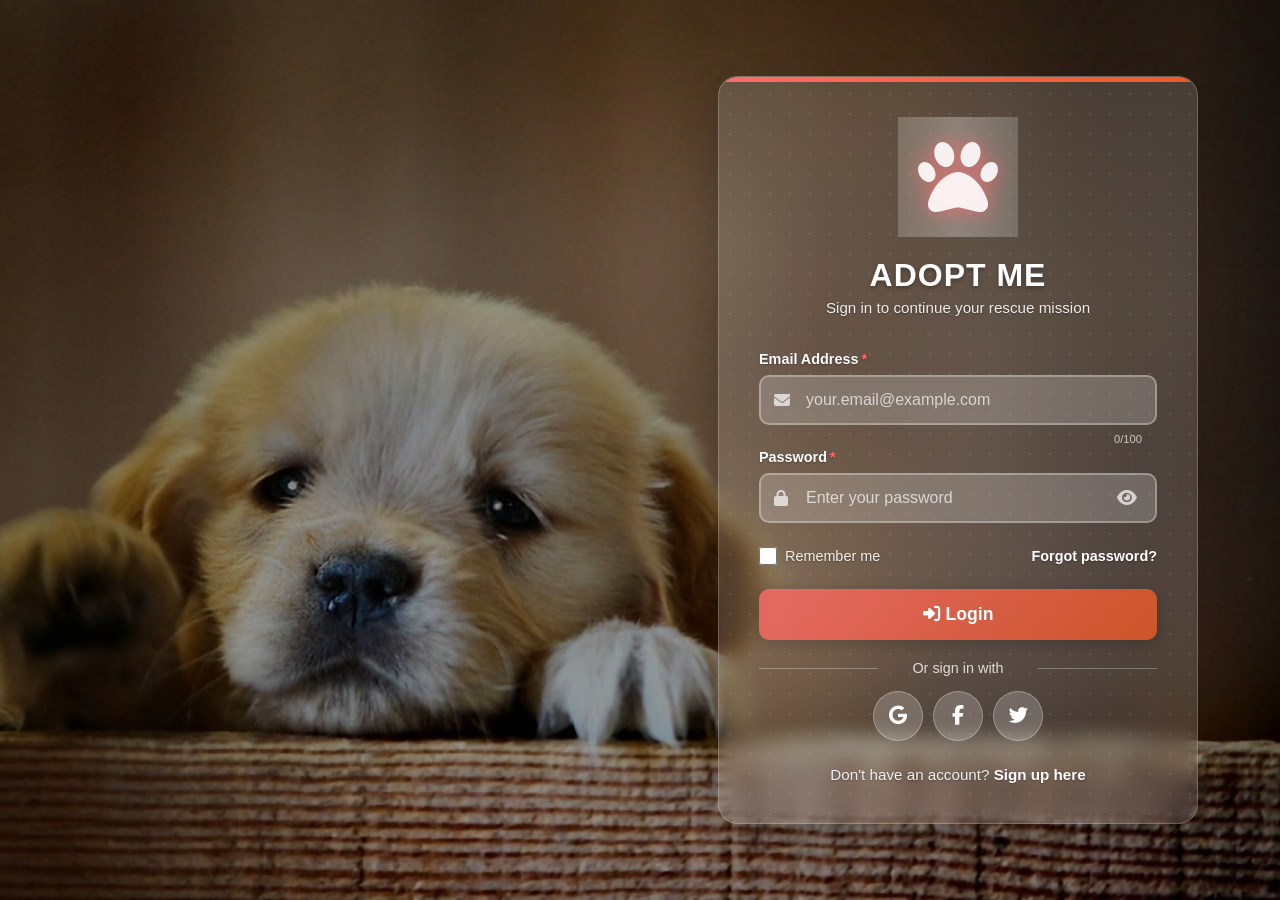
<file: dashboard.html>
<!DOCTYPE html>
<html lang="en">
<head>
  <meta charset="UTF-8" />
  <meta name="viewport" content="width=device-width, initial-scale=1.0" />
  <title>My Dashboard - AdoptMe</title>
  <link rel="stylesheet" href="https://cdnjs.cloudflare.com/ajax/libs/font-awesome/6.4.0/css/all.min.css" />
  <link href="https://fonts.googleapis.com/css2?family=Playfair+Display:wght@600;700;800&family=Source+Sans+3:wght@300;400;500;600;700&display=swap" rel="stylesheet">
  <style>
    /* Same CSS Variables as Homepage for consistency */
    :root {
      --primary-color: #f59e0b;
      --secondary-color: #fef3c7;
      --accent-color: #ea580c;
      --accent-light: #fde68a;
      --text-dark: #1f2937;
      --text-light: #6b7280;
      --text-color: #374151;
      --bg-light: #fffaf3;
      --bg-white: #ffffff;
      --card-background: #ffffff;
      --success: #16a34a;
      --danger: #dc2626;
      --shadow-sm: 0 2px 4px rgba(0,0,0,0.05);
      --shadow-md: 0 4px 12px rgba(0,0,0,0.08);
      --shadow-lg: 0 10px 30px rgba(0,0,0,0.15);
      --border-color: #e5e7eb;
      --border-radius: 0.75rem;
      --transition: all 0.3s ease;
    }

    body.dark {
      --primary-color: #fbbf24;
      --secondary-color: #3b2f1d;
      --accent-color: #fb923c;
      --accent-light: #fde68a;
      --text-dark: #f9fafb;
      --text-light: #d1d5db;
      --text-color: #e5e7eb;
      --bg-light: #1a140b;
      --bg-white: #2a2116;
      --card-background: #2d251a;
      --border-color: #4a4235;
      --shadow-md: 0 4px 12px rgba(0,0,0,0.5);
    }

    * { margin: 0; padding: 0; box-sizing: border-box; }
    body { font-family: 'Source Sans 3', sans-serif; background: var(--bg-light); color: var(--text-color); min-height: 100vh; display: flex; flex-direction: column; }
    a { text-decoration: none; color: inherit; }
    
    /* Header & Nav Styles (Matching Homepage) */
    header { background: var(--bg-white); color: var(--text-dark); padding: 1rem 0; position: sticky; top: 0; z-index: 1000; box-shadow: var(--shadow-md); }
    .container { max-width: 1200px; margin: 0 auto; padding: 0 1.5rem; }
    .header-content { display: flex; align-items: center; justify-content: space-between; }
    .logo { font-family: 'Playfair Display', serif; font-size: 1.8rem; font-weight: bold; display: flex; align-items: center; color: var(--primary-color); }
    .logo i { margin-right: 10px; font-size: 2rem; }
    nav.nav-menu ul { display: flex; list-style: none; align-items: center; }
    nav.nav-menu ul li { margin-left: 25px; }
    nav.nav-menu ul li a { color: var(--accent-color); padding: 10px 15px; border-radius: 30px; transition: var(--transition); display: flex; align-items: center; font-weight: 500; }
    nav.nav-menu ul li a:hover { background: rgba(245, 158, 11, 0.1); transform: translateY(-2px); }
    
    .theme-toggle { background: rgba(242, 146, 43, 0.2); border: 1px solid rgba(247, 182, 50, 0.3); color: var(--primary-color); border-radius: 50%; width: 42px; height: 42px; display: flex; justify-content: center; align-items: center; cursor: pointer; margin-left: 15px; transition: var(--transition); }
    .hamburger { display: none; font-size: 1.5rem; color: var(--primary-color); cursor: pointer; margin-left: 15px; }
    
    @media (max-width: 768px) {
      nav.nav-menu { position: fixed; top: 0; left: -100%; width: 280px; height: 100vh; background: linear-gradient(145deg, var(--primary-color), var(--accent-color)); padding: 70px 25px 20px; transition: left 0.4s ease; z-index: 1001; }
      nav.nav-menu.active { left: 0; }
      nav.nav-menu ul { flex-direction: column; gap: 12px; }
      nav.nav-menu ul li { width: 100%; margin-left: 0; }
      nav.nav-menu ul li a { color: #fff; background: rgba(255, 255, 255, 0.08); border-radius: 10px; display: block; width: 100%; }
      .hamburger { display: block; }
    }
    .menu-overlay { display: none; position: fixed; top: 0; left: 0; width: 100%; height: 100vh; background: rgba(0, 0, 0, 0.6); z-index: 998; }
    .menu-overlay.active { display: block; }

    /* Dashboard Specific Layout */
    .dashboard-container { max-width: 1200px; margin: 2rem auto; padding: 0 1.5rem; display: grid; grid-template-columns: 280px 1fr; gap: 2rem; }
    @media (max-width: 900px) { .dashboard-container { grid-template-columns: 1fr; } }

    /* Sidebar */
    .sidebar { display: flex; flex-direction: column; gap: 1.5rem; }
    .profile-card { background: var(--card-background); border-radius: 1.5rem; padding: 2rem; text-align: center; box-shadow: var(--shadow-md); position: relative; overflow: hidden; }
    .profile-card::before { content: ''; position: absolute; top: 0; left: 0; width: 100%; height: 80px; background: linear-gradient(135deg, var(--primary-color), var(--accent-color)); z-index: 0; }
    .profile-image-wrapper { position: relative; z-index: 1; width: 100px; height: 100px; margin: 0 auto 1rem; }
    .profile-image { width: 100px; height: 100px; border-radius: 50%; border: 4px solid var(--bg-white); object-fit: cover; box-shadow: var(--shadow-md); }
    .profile-edit-btn { position: absolute; bottom: 0; right: 0; width: 32px; height: 32px; background: var(--bg-white); border: 2px solid var(--primary-color); border-radius: 50%; display: flex; align-items: center; justify-content: center; cursor: pointer; transition: var(--transition); color: var(--primary-color); }
    .profile-edit-btn:hover { background: var(--primary-color); color: white; }
    .profile-name { font-family: 'Playfair Display', serif; font-size: 1.5rem; color: var(--text-dark); margin-bottom: 0.25rem; position: relative; z-index: 1; }
    .profile-email { font-size: 0.9rem; color: var(--text-light); margin-bottom: 1rem; position: relative; z-index: 1; }
    .profile-badge { display: inline-block; background: var(--secondary-color); color: var(--accent-color); padding: 0.25rem 0.75rem; border-radius: 20px; font-size: 0.8rem; font-weight: 600; }

    .sidebar-nav { background: var(--card-background); border-radius: 1.5rem; padding: 1rem; box-shadow: var(--shadow-md); }
    .sidebar-nav-item { display: flex; align-items: center; gap: 1rem; padding: 1rem; border-radius: var(--border-radius); color: var(--text-color); cursor: pointer; transition: var(--transition); font-weight: 500; margin-bottom: 0.5rem; }
    .sidebar-nav-item:last-child { margin-bottom: 0; }
    .sidebar-nav-item:hover { background: var(--bg-light); color: var(--accent-color); }
    .sidebar-nav-item.active { background: linear-gradient(135deg, var(--primary-color), var(--accent-color)); color: white; }
    .sidebar-nav-item i { width: 24px; text-align: center; }

    /* Main Content */
    .main-content { display: flex; flex-direction: column; gap: 2rem; }
    .content-section { background: var(--card-background); border-radius: 1.5rem; padding: 2rem; box-shadow: var(--shadow-md); display: none; animation: fadeIn 0.4s ease; }
    .content-section.active { display: block; }
    
    .section-header { display: flex; justify-content: space-between; align-items: center; margin-bottom: 1.5rem; padding-bottom: 1rem; border-bottom: 2px solid var(--border-color); }
    .section-title { font-family: 'Playfair Display', serif; font-size: 1.5rem; color: var(--text-dark); display: flex; align-items: center; gap: 0.75rem; }
    .section-title i { color: var(--primary-color); }

    /* Stats Grid */
    .stats-grid { display: grid; grid-template-columns: repeat(auto-fit, minmax(180px, 1fr)); gap: 1.5rem; margin-bottom: 2rem; }
    .stat-card { background: var(--bg-light); padding: 1.5rem; border-radius: var(--border-radius); text-align: center; transition: var(--transition); border: 1px solid transparent; }
    .stat-card:hover { border-color: var(--primary-color); transform: translateY(-3px); }
    .stat-icon { width: 50px; height: 50px; background: var(--bg-white); border-radius: 50%; display: flex; align-items: center; justify-content: center; margin: 0 auto 0.75rem; font-size: 1.25rem; color: var(--primary-color); box-shadow: var(--shadow-sm); }
    .stat-value { font-size: 1.75rem; font-weight: 700; color: var(--text-dark); margin-bottom: 0.25rem; }
    .stat-label { font-size: 0.9rem; color: var(--text-light); }

    /* Form Styles */
    .form-grid { display: grid; grid-template-columns: 1fr 1fr; gap: 1.5rem; }
    @media (max-width: 600px) { .form-grid { grid-template-columns: 1fr; } }
    .form-group { margin-bottom: 1.5rem; }
    .form-group label { display: block; margin-bottom: 0.5rem; font-weight: 600; color: var(--text-dark); }
    .form-control { width: 100%; padding: 0.85rem 1rem; border: 2px solid var(--border-color); border-radius: var(--border-radius); font-family: inherit; font-size: 1rem; background: var(--bg-white); color: var(--text-dark); transition: var(--transition); }
    .form-control:focus { outline: none; border-color: var(--primary-color); box-shadow: 0 0 0 4px rgba(245, 158, 11, 0.15); }
    
    .btn { display: inline-flex; align-items: center; justify-content: center; gap: 0.5rem; padding: 0.75rem 1.5rem; border-radius: 50px; font-weight: 600; font-size: 0.95rem; cursor: pointer; transition: var(--transition); border: none; }
    .btn-primary { background: linear-gradient(135deg, var(--primary-color), var(--accent-color)); color: white; }
    .btn-primary:hover { transform: translateY(-2px); box-shadow: 0 4px 12px rgba(245, 158, 11, 0.4); }
    .btn-danger { background: var(--danger); color: white; }
    .form-actions { display: flex; gap: 1rem; margin-top: 1rem; }

    /* Notification */
    .notification { position: fixed; top: 20px; right: 20px; background-color: var(--bg-white); border-radius: var(--border-radius); box-shadow: var(--shadow-lg); padding: 1rem 1.25rem; display: flex; align-items: center; gap: 1rem; transform: translateX(400px); transition: transform 0.4s ease; z-index: 3000; max-width: 380px; border-left: 4px solid var(--success); }
    .notification.show { transform: translateX(0); }
    .notification.error { border-left-color: var(--danger); }
    .notification-icon { font-size: 1.5rem; }
    .notification.success .notification-icon { color: var(--success); }
    .notification.error .notification-icon { color: var(--danger); }
    .notification-content { flex: 1; }
    .notification-title { font-weight: 600; margin-bottom: 0.25rem; color: var(--text-dark); }
    .notification-message { font-size: 0.875rem; color: var(--text-light); }
  </style>
</head>
<body>

  <!-- Header -->
  <header>
    <div class="container header-content">
      <div class="logo"><i class="fas fa-paw"></i> AdoptMe</div>
      <nav class="nav-menu"> 
        <ul>
          <li><a href="index.html"><i class="fas fa-home"></i> Home</a></li>
          <li><a href="newadopt.html"><i class="fas fa-dog"></i> Adopt</a></li>
          <li><a href="newdonate.html"><i class="fas fa-hand-holding-heart"></i> Donate</a></li>
          <li><a href="newvolunteer.html"><i class="fas fa-users"></i> Volunteer</a></li>
          <li><a href="newsponsor.html"><i class="fas fa-handshake"></i> Sponsor</a></li>
          <li><a href="dashboard.html" class="active"><i class="fas fa-tachometer-alt"></i> Dashboard</a></li>
          <li><a href="#" onclick="logout()"><i class="fas fa-sign-out-alt"></i> Logout</a></li>
        </ul>
      </nav>
      <div class="hamburger"><i class="fas fa-bars"></i></div> 
      <button id="theme-toggle" class="theme-toggle"><i class="fas fa-moon"></i></button>
    </div>
  </header>

  <div class="menu-overlay"></div>

  <!-- Dashboard Layout -->
  <div class="dashboard-container">
    
    <!-- Sidebar -->
    <aside class="sidebar">
      <div class="profile-card">
        <div class="profile-image-wrapper">
          <img src="https://via.placeholder.com/100" alt="User" class="profile-image" id="profileImg">
          <button class="profile-edit-btn" onclick="triggerImageUpload()"><i class="fas fa-camera"></i></button>
          <input type="file" id="imageUpload" accept="image/*" style="display: none;">
        </div>
        <h2 class="profile-name" id="displayName">User Name</h2>
        <p class="profile-email" id="displayEmail">user@example.com</p>
        <span class="profile-badge"><i class="fas fa-star"></i> Active Member</span>
      </div>

      <nav class="sidebar-nav">
        <div class="sidebar-nav-item active" data-tab="dashboard">
          <i class="fas fa-th-large"></i> Overview
        </div>
        <div class="sidebar-nav-item" data-tab="applications">
          <i class="fas fa-file-alt"></i> My Applications
        </div>
        <div class="sidebar-nav-item" data-tab="settings">
          <i class="fas fa-cog"></i> Profile Settings
        </div>
        <div class="sidebar-nav-item" onclick="logout()">
          <i class="fas fa-sign-out-alt"></i> Logout
        </div>
      </nav>
    </aside>

    <!-- Main Content -->
    <main class="main-content">
      
      <!-- Dashboard Tab -->
      <div class="content-section active" id="dashboard">
        <div class="section-header">
          <h2 class="section-title"><i class="fas fa-th-large"></i> Overview</h2>
          <span style="color: var(--text-light);">Welcome back!</span>
        </div>

        <div class="stats-grid">
          <div class="stat-card">
            <div class="stat-icon"><i class="fas fa-dog"></i></div>
            <div class="stat-value" id="statAdoptions">0</div>
            <div class="stat-label">Adoptions</div>
          </div>
          <div class="stat-card">
            <div class="stat-icon"><i class="fas fa-rupee-sign"></i></div>
            <div class="stat-value" id="statDonations">0</div>
            <div class="stat-label">Total Donated</div>
          </div>
          <div class="stat-card">
            <div class="stat-icon"><i class="fas fa-clock"></i></div>
            <div class="stat-value" id="statHours">0</div>
            <div class="stat-label">Volunteer Hours</div>
          </div>
          <div class="stat-card">
            <div class="stat-icon"><i class="fas fa-heart"></i></div>
            <div class="stat-value" id="statFavorites">0</div>
            <div class="stat-label">Favorites</div>
          </div>
        </div>

        <h3 class="section-title" style="font-size: 1.2rem; margin-bottom: 1rem;">Recent Activity</h3>
        <div id="activityList">
            <p style="color: var(--text-light);">No recent activity found. Start by adopting or donating!</p>
        </div>
      </div>

      <!-- Applications Tab -->
      <div class="content-section" id="applications">
        <div class="section-header">
          <h2 class="section-title"><i class="fas fa-file-alt"></i> My Applications</h2>
        </div>
        <p style="color: var(--text-light);">You have no active adoption applications.</p>
      </div>

      <!-- Settings Tab -->
      <div class="content-section" id="settings">
        <div class="section-header">
          <h2 class="section-title"><i class="fas fa-cog"></i> Profile Settings</h2>
        </div>

        <form id="profileForm">
          <h3 style="margin-bottom: 1.5rem; color: var(--text-dark);">Personal Information</h3>
          <div class="form-grid">
            <div class="form-group">
              <label for="firstName">Full Name *</label>
              <input type="text" id="firstName" class="form-control" placeholder="Your name" required>
            </div>
            <div class="form-group">
              <label for="email">Email Address *</label>
              <input type="email" id="email" class="form-control" placeholder="Email" required>
            </div>
          </div>

          <div class="form-group">
            <label for="phone">Phone Number</label>
            <input type="tel" id="phone" class="form-control" placeholder="+91 XXXXX XXXXX">
          </div>

          <div class="form-group">
            <label for="address">Address</label>
            <textarea id="address" class="form-control" rows="3" placeholder="Your current address"></textarea>
          </div>

          <div class="form-actions">
            <button type="submit" class="btn btn-primary"><i class="fas fa-save"></i> Save Changes</button>
            <button type="button" class="btn btn-danger" onclick="deleteAccount()"><i class="fas fa-trash"></i> Delete Account</button>
          </div>
        </form>
      </div>

    </main>
  </div>

  <!-- Notification -->
  <div class="notification" id="notification">
    <div class="notification-icon"><i class="fas fa-check-circle"></i></div>
    <div class="notification-content">
      <div class="notification-title">Success</div>
      <div class="notification-message">Profile updated successfully.</div>
    </div>
  </div>

  <script>
    // ==================== AUTH CHECK ==================== //
    const USER_KEY = 'user';
    let currentUser = null;

    function checkAuth() {
        const userData = localStorage.getItem(USER_KEY);
        if (!userData) {
            // Redirect to login if no user data found
            window.location.href = 'login.html';
            return false;
        }
        currentUser = JSON.parse(userData);
        return true;
    }

    // ==================== INITIALIZATION ==================== //
    document.addEventListener('DOMContentLoaded', () => {
        if (!checkAuth()) return; // Stop if not logged in
        
        loadTheme();
        loadUserProfile();
        initNavigation();
        initForm();
        initThemeToggle();
        initMobileMenu();
        initImageUpload();
    });

    function loadUserProfile() {
        // Populate Sidebar
        document.getElementById('displayName').textContent = currentUser.name;
        document.getElementById('displayEmail').textContent = currentUser.email;
        
        // Populate Avatar
        const defaultImg = `https://ui-avatars.com/api/?name=${encodeURIComponent(currentUser.name)}&background=random`;
        const userImg = currentUser.img || defaultImg;
        
        document.getElementById('profileImg').src = userImg;

        // Populate Form
        document.getElementById('firstName').value = currentUser.name;
        document.getElementById('email').value = currentUser.email;
        if(currentUser.phone) document.getElementById('phone').value = currentUser.phone;
        if(currentUser.address) document.getElementById('address').value = currentUser.address;

        // Mock Stats
        document.getElementById('statAdoptions').textContent = currentUser.stats?.adoptions || 0;
        document.getElementById('statDonations').textContent = currentUser.stats?.donations || '0';
        document.getElementById('statHours').textContent = currentUser.stats?.hours || 0;
        document.getElementById('statFavorites').textContent = currentUser.stats?.favorites || 0;
    }

    // ==================== IMAGE UPLOAD ==================== //
    function initImageUpload() {
        const imgInput = document.getElementById('imageUpload');
        imgInput.addEventListener('change', (e) => {
            const file = e.target.files[0];
            if (file) {
                const reader = new FileReader();
                reader.onload = (e) => {
                    const base64String = e.target.result;
                    
                    // Update UI
                    document.getElementById('profileImg').src = base64String;
                    
                    // Update LocalStorage
                    currentUser.img = base64String;
                    localStorage.setItem(USER_KEY, JSON.stringify(currentUser));
                    
                    showNotification('success', 'Photo Updated', 'Your profile picture has been changed.');
                };
                reader.readAsDataURL(file);
            }
        });
    }

    function triggerImageUpload() {
        document.getElementById('imageUpload').click();
    }

    // ==================== FORM HANDLING ==================== //
    function initForm() {
        const form = document.getElementById('profileForm');
        form.addEventListener('submit', (e) => {
            e.preventDefault();
            
            const newName = document.getElementById('firstName').value;
            const newEmail = document.getElementById('email').value;
            const newPhone = document.getElementById('phone').value;
            const newAddress = document.getElementById('address').value;

            if(!newName || !newEmail) {
                showNotification('error', 'Error', 'Name and Email are required.');
                return;
            }

            // Update Local Storage
            currentUser.name = newName;
            currentUser.email = newEmail;
            currentUser.phone = newPhone;
            currentUser.address = newAddress;

            localStorage.setItem(USER_KEY, JSON.stringify(currentUser));

            // Update UI
            document.getElementById('displayName').textContent = newName;
            document.getElementById('displayEmail').textContent = newEmail;
            
            showNotification('success', 'Profile Updated', 'Your changes have been saved successfully.');
        });
    }

    // ==================== NAVIGATION ==================== //
    function initNavigation() {
        const navItems = document.querySelectorAll('.sidebar-nav-item[data-tab]');
        const sections = document.querySelectorAll('.content-section');

        navItems.forEach(item => {
            item.addEventListener('click', () => {
                navItems.forEach(i => i.classList.remove('active'));
                item.classList.add('active');

                const tabId = item.getAttribute('data-tab');
                sections.forEach(section => {
                    section.classList.remove('active');
                    if(section.id === tabId) section.classList.add('active');
                });
            });
        });
    }

    // ==================== THEME & UI UTILITIES ==================== //
    function initThemeToggle() {
        const toggle = document.getElementById('theme-toggle');
        const icon = toggle.querySelector('i');
        
        // Load saved theme
        if(localStorage.getItem('theme') === 'dark') {
            document.body.classList.add('dark');
            icon.classList.replace('fa-moon', 'fa-sun');
        }

        toggle.addEventListener('click', () => {
            document.body.classList.toggle('dark');
            const isDark = document.body.classList.contains('dark');
            icon.classList.toggle('fa-moon', !isDark);
            icon.classList.toggle('fa-sun', isDark);
            localStorage.setItem('theme', isDark ? 'dark' : 'light');
        });
    }

    function loadTheme() {
        if(localStorage.getItem('theme') === 'dark') document.body.classList.add('dark');
    }

    function initMobileMenu() {
        const hamburger = document.querySelector('.hamburger');
        const nav = document.querySelector('.nav-menu');
        const overlay = document.querySelector('.menu-overlay');

        hamburger.addEventListener('click', () => {
            nav.classList.toggle('active');
            overlay.classList.toggle('active');
        });
        overlay.addEventListener('click', () => {
            nav.classList.remove('active');
            overlay.classList.remove('active');
        });
    }

    function showNotification(type, title, message) {
        const notif = document.getElementById('notification');
        notif.className = `notification ${type}`;
        notif.querySelector('.notification-title').textContent = title;
        notif.querySelector('.notification-message').textContent = message;
        notif.querySelector('.notification-icon i').className = `fas ${type === 'success' ? 'fa-check-circle' : 'fa-exclamation-circle'}`;
        
        notif.classList.add('show');
        setTimeout(() => notif.classList.remove('show'), 3000);
    }

    function logout() {
        localStorage.removeItem(USER_KEY);
        window.location.href = 'login.html';
    }

    function deleteAccount() {
        if(confirm('Are you sure you want to delete your account?')) {
            localStorage.removeItem(USER_KEY);
            window.location.href = 'index.html';
        }
    }
  </script>
</body>

</html>
</file>
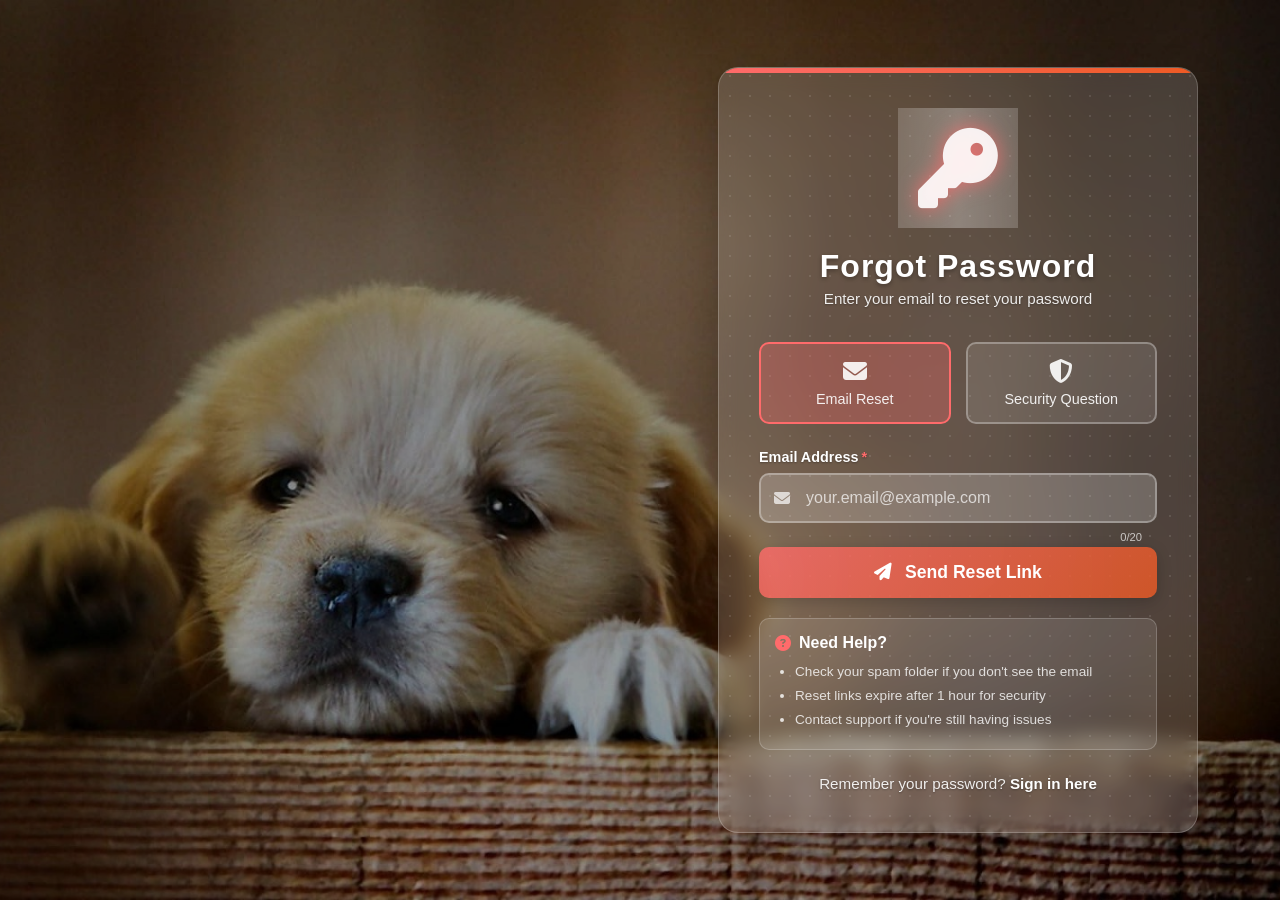
<file: forgotpassword.html>
<!DOCTYPE html>
<html lang="en">
<head>
    <meta charset="UTF-8">
    <meta name="viewport" content="width=device-width, initial-scale=1.0">
    <title>Forgot Password - Adopt Me</title>
    <link rel="stylesheet" href="https://cdnjs.cloudflare.com/ajax/libs/font-awesome/6.4.0/css/all.min.css">
    <style>
        /* ========== BASE RESET & GLOBAL STYLES ========== */
        * {
            margin: 0;
            padding: 0;
            box-sizing: border-box;
            font-family: 'Segoe UI', Tahoma, Geneva, Verdana, sans-serif;
        }

        /* ========== BODY & BACKGROUND ========== */
        body {
            background: url('login2.jpeg') no-repeat center center fixed;
            background-size: cover;
            min-height: 100vh;
            display: flex;
            align-items: center;
            justify-content: flex-end;
            padding: 20px;
            position: relative;
            overflow: hidden;
        }

        /* Dark overlay for better text readability */
        body::before {
            content: '';
            position: absolute;
            top: 0;
            left: 0;
            width: 100%;
            height: 100%;
            background: rgba(0, 0, 0, 0.4);
            z-index: 0;
        }

        /* ========== MAIN CONTAINER ========== */
        .auth-container {
            width: 100%;
            max-width: 480px;
            background: rgba(255, 255, 255, 0.15);
            -webkit-backdrop-filter: blur(10px);
            backdrop-filter: blur(10px);
            padding: 40px;
            border-radius: 20px;
            box-shadow: 0 15px 40px rgba(0, 0, 0, 0.2);
            border: 1px solid rgba(255, 255, 255, 0.2);
            animation: slideInRight 0.5s cubic-bezier(0.175, 0.885, 0.32, 1.275) forwards;
            position: relative;
            z-index: 1;
            overflow: hidden;
            margin-right: 5%;
            transform: translateX(100px);
            opacity: 0;
        }

        /* Slide-in animation for the card */
        @keyframes slideInRight {
            0% {
                transform: translateX(100px);
                opacity: 0;
            }
            100% {
                transform: translateX(0);
                opacity: 1;
            }
        }

        /* Top border gradient animation */
        .auth-container::before {
            content: '';
            position: absolute;
            top: 0;
            left: 0;
            width: 100%;
            height: 5px;
            background: linear-gradient(90deg, #ff6b6b, #ee5a24, #ff6b6b);
            background-size: 200% 100%;
            animation: gradientShift 3s ease infinite;
        }

        @keyframes gradientShift {
            0% {
                background-position: 0% 50%;
            }
            50% {
                background-position: 100% 50%;
            }
            100% {
                background-position: 0% 50%;
            }
        }

        /* Subtle moving grid pattern inside the card */
        .auth-container::after {
            content: '';
            position: absolute;
            top: -50%;
            left: -50%;
            width: 200%;
            height: 200%;
            background: radial-gradient(circle, rgba(255,255,255,0.1) 1px, transparent 1px);
            background-size: 20px 20px;
            animation: moveBackground 20s linear infinite;
            z-index: -1;
        }

        @keyframes moveBackground {
            0% {
                transform: translate(0, 0);
            }
            100% {
                transform: translate(20px, 20px);
            }
        }

        /* ========== ANIMATIONS ========== */
        @keyframes shake {
            0%, 100% { transform: translateX(0); }
            25% { transform: translateX(-10px); }
            75% { transform: translateX(10px); }
        }

        @keyframes fadeIn {
            from { opacity: 0; }
            to { opacity: 1; }
        }

        @keyframes slideDown {
            from {
                opacity: 0;
                transform: translateY(-20px);
            }
            to {
                opacity: 1;
                transform: translateY(0);
            }
        }

        @keyframes pulse {
            0%, 100% { transform: scale(1); }
            50% { transform: scale(1.05); }
        }

        @keyframes progress {
            0% { width: 0%; }
            100% { width: 100%; }
        }

        /* ========== HEADER SECTION ========== */
        .auth-header {
            text-align: center;
            margin-bottom: 35px;
            position: relative;
        }

        .logo-container {
            display: flex;
            align-items: center;
            justify-content: center;
            margin-bottom: 20px;
        }

        .logo {
            width: 120px;
            height: 120px;
            display: flex;
            align-items: center;
            justify-content: center;
            transition: all 0.3s ease;
            position: relative;
            overflow: hidden;
            animation: pulse 2s infinite;
        }

        .logo:hover {
            transform: scale(1.1);
        }

        .logo i {
            font-size: 5rem;
            color: rgba(255, 255, 255, 0.9);
            z-index: 2;
            text-shadow: 0 0 20px rgba(255, 107, 107, 0.8);
        }

        .logo::after {
            content: '';
            position: absolute;
            top: -50%;
            left: -50%;
            width: 200%;
            height: 200%;
            background: linear-gradient(45deg, transparent, rgba(255,255,255,0.3), transparent);
            transform: rotate(45deg);
            transition: all 0.5s;
            animation: shine 3s infinite;
        }

        @keyframes shine {
            0% {
                transform: rotate(45deg) translateY(-100%);
            }
            20% {
                transform: rotate(45deg) translateY(100%);
            }
            100% {
                transform: rotate(45deg) translateY(100%);
            }
        }

        .auth-header h1 {
            font-size: 2rem;
            font-weight: 700;
            color: white;
            margin-bottom: 5px;
            letter-spacing: 1px;
            text-shadow: 0 2px 4px rgba(0, 0, 0, 0.3);
            animation: fadeInDown 0.5s ease-out 0.2s both;
        }

        @keyframes fadeInDown {
            from {
                opacity: 0;
                transform: translateY(-20px);
            }
            to {
                opacity: 1;
                transform: translateY(0);
            }
        }

        .auth-header p {
            color: rgba(255, 255, 255, 0.9);
            font-size: 0.95rem;
            text-shadow: 0 1px 2px rgba(0, 0, 0, 0.3);
            animation: fadeInUp 0.5s ease-out 0.3s both;
        }

        @keyframes fadeInUp {
            from {
                opacity: 0;
                transform: translateY(20px);
            }
            to {
                opacity: 1;
                transform: translateY(0);
            }
        }

        /* ========== SUCCESS MESSAGE ========== */
        .success-message {
            background: rgba(46, 204, 113, 0.2);
            border-left: 4px solid #2ecc71;
            padding: 15px;
            border-radius: 10px;
            margin-bottom: 25px;
            display: none;
            animation: slideDown 0.3s ease-out;
        }

        .success-message.show {
            display: block;
        }

        .success-message p {
            color: white;
            font-size: 0.9rem;
            line-height: 1.5;
            text-shadow: 0 1px 2px rgba(0, 0, 0, 0.3);
        }

        .success-message strong {
            color: #2ecc71;
        }

        /* ========== RESET OPTIONS ========== */
        .reset-options {
            display: flex;
            gap: 15px;
            margin-bottom: 25px;
            animation: fadeIn 0.5s ease-out 0.4s both;
        }

        .reset-option {
            flex: 1;
            padding: 15px;
            border: 2px solid rgba(255, 255, 255, 0.3);
            border-radius: 10px;
            background: rgba(255, 255, 255, 0.1);
            cursor: pointer;
            transition: all 0.3s ease;
            text-align: center;
        }

        .reset-option:hover {
            border-color: rgba(255, 107, 107, 0.7);
            transform: translateY(-2px);
            box-shadow: 0 4px 12px rgba(0, 0, 0, 0.2);
            background: rgba(255, 107, 107, 0.2);
        }

        .reset-option.selected {
            border-color: #ff6b6b;
            background: rgba(255, 107, 107, 0.3);
        }

        .reset-option i {
            font-size: 1.5rem;
            color: rgba(255, 255, 255, 0.9);
            margin-bottom: 8px;
            display: block;
        }

        .reset-option p {
            font-size: 0.9rem;
            color: rgba(255, 255, 255, 0.9);
            margin: 0;
        }

        /* ========== FORM GROUPS ========== */
        .form-group {
            margin-bottom: 24px;
            position: relative;
            animation: slideInLeft 0.4s ease-out both;
        }

        .form-group:nth-child(1) {
            animation-delay: 0.5s;
        }

        .form-group:nth-child(2) {
            animation-delay: 0.6s;
        }

        @keyframes slideInLeft {
            from {
                opacity: 0;
                transform: translateX(-30px);
            }
            to {
                opacity: 1;
                transform: translateX(0);
            }
        }

        .form-group label {
            display: block;
            margin-bottom: 8px;
            font-weight: 600;
            color: white;
            font-size: 0.9rem;
            text-shadow: 0 1px 2px rgba(0, 0, 0, 0.3);
        }

        .form-group label .required {
            color: #ff6b6b;
            margin-left: 3px;
        }

        /* ========== INPUT FIELDS ========== */
        .input-wrapper {
            position: relative;
            display: flex;
            align-items: center;
        }

        .input-icon {
            position: absolute;
            left: 15px;
            color: rgba(255, 255, 255, 0.7);
            font-size: 1rem;
            pointer-events: none;
            transition: color 0.3s;
        }

        .form-control {
            width: 100%;
            padding: 14px 15px 14px 45px;
            border: 2px solid rgba(255, 255, 255, 0.3);
            border-radius: 10px;
            font-size: 1rem;
            transition: all 0.3s ease;
            background: rgba(255, 255, 255, 0.2);
            color: white;
        }

        .form-control::placeholder {
            color: rgba(255, 255, 255, 0.7);
        }

        .form-control:hover {
            border-color: rgba(255, 255, 255, 0.5);
            background: rgba(255, 255, 255, 0.25);
            transform: translateY(-2px);
            box-shadow: 0 5px 15px rgba(0, 0, 0, 0.1);
        }

        .form-control:focus {
            border-color: #ff6b6b;
            outline: none;
            background: rgba(255, 255, 255, 0.3);
            box-shadow: 0 0 0 4px rgba(255, 107, 107, 0.2);
        }

        .form-control:focus + .input-icon {
            color: #ff6b6b;
        }

        .form-control.error {
            border-color: #e74c3c;
            background: rgba(231, 76, 60, 0.2);
            animation: shake 0.4s;
        }

        .form-control.success {
            border-color: #2ecc71;
            background: rgba(46, 204, 113, 0.2);
        }

        /* Character count for email field */
        .character-count {
            position: absolute;
            right: 15px;
            bottom: -20px;
            font-size: 0.7rem;
            color: rgba(255, 255, 255, 0.7);
        }

        /* ========== ERROR MESSAGES ========== */
        .error-message {
            color: #e74c3c;
            font-size: 0.85rem;
            margin-top: 6px;
            display: none;
            animation: slideDown 0.3s ease-out;
            text-shadow: 0 1px 2px rgba(0, 0, 0, 0.3);
        }

        .error-message.show {
            display: block;
        }

        .error-message i {
            margin-right: 5px;
        }

        /* ========== SECURITY QUESTION SECTION ========== */
        .security-section {
            background: rgba(255, 255, 255, 0.1);
            border-radius: 10px;
            padding: 20px;
            margin-bottom: 25px;
            display: none;
            border: 1px solid rgba(255, 255, 255, 0.2);
        }

        .security-section.show {
            display: block;
            animation: slideDown 0.3s ease-out;
        }

        .security-question {
            font-weight: 600;
            margin-bottom: 10px;
            color: white;
            text-shadow: 0 1px 2px rgba(0, 0, 0, 0.3);
        }

        /* ========== TIMER ========== */
        .timer {
            text-align: center;
            margin-bottom: 20px;
            font-size: 0.9rem;
            color: rgba(255, 255, 255, 0.9);
            display: none;
            text-shadow: 0 1px 2px rgba(0, 0, 0, 0.3);
        }

        .timer.show {
            display: block;
        }

        .timer span {
            font-weight: bold;
            color: #ff6b6b;
        }

        /* ========== SUBMIT BUTTON ========== */
        .btn {
            display: block;
            width: 100%;
            background: linear-gradient(135deg, rgba(255, 107, 107, 0.8), rgba(238, 90, 36, 0.8));
            color: white;
            padding: 15px;
            border: none;
            border-radius: 10px;
            font-size: 1.1rem;
            font-weight: bold;
            cursor: pointer;
            transition: all 0.3s ease;
            position: relative;
            overflow: hidden;
            box-shadow: 0 4px 15px rgba(0, 0, 0, 0.2);
            animation: fadeInUp 0.5s ease-out 0.7s both;
        }

        .btn::before {
            content: '';
            position: absolute;
            top: 0;
            left: -100%;
            width: 100%;
            height: 100%;
            background: linear-gradient(90deg, transparent, rgba(255,255,255,0.3), transparent);
            transition: left 0.5s;
        }

        .btn:hover::before {
            left: 100%;
        }

        .btn:hover {
            transform: translateY(-3px);
            box-shadow: 0 10px 25px rgba(0, 0, 0, 0.3);
            background: linear-gradient(135deg, rgba(255, 107, 107, 0.9), rgba(238, 90, 36, 0.9));
        }

        .btn:active {
            transform: translateY(-1px);
        }

        .btn:disabled {
            background: rgba(255, 255, 255, 0.3);
            cursor: not-allowed;
            transform: none;
        }

        .btn i {
            margin-right: 8px;
        }

        /* ========== LOADING SPINNER ========== */
        .btn .spinner {
            display: none;
            width: 20px;
            height: 20px;
            border: 3px solid rgba(255, 255, 255, 0.3);
            border-top-color: white;
            border-radius: 50%;
            animation: spin 0.8s linear infinite;
            margin-right: 10px;
        }

        @keyframes spin {
            to { transform: rotate(360deg); }
        }

        .btn.loading .spinner {
            display: inline-block;
        }

        .btn.loading .btn-text {
            display: none;
        }

        /* ========== FOOTER LINKS ========== */
        .auth-footer {
            text-align: center;
            margin-top: 25px;
            color: rgba(255, 255, 255, 0.9);
            font-size: 0.95rem;
            text-shadow: 0 1px 2px rgba(0, 0, 0, 0.3);
            animation: fadeIn 0.5s ease-out 0.8s both;
        }

        .auth-footer a {
            color: white;
            text-decoration: none;
            font-weight: 600;
            position: relative;
            transition: color 0.3s;
        }

        .auth-footer a:hover {
            color: #ff6b6b;
        }

        .auth-footer a::after {
            content: '';
            position: absolute;
            bottom: -2px;
            left: 0;
            width: 0;
            height: 2px;
            background: white;
            transition: width 0.3s;
        }

        .auth-footer a:hover::after {
            width: 100%;
        }

        /* ========== CUSTOM NOTIFICATION STYLES ========== */
        .notification {
            position: fixed;
            top: -100px;
            left: 50%;
            transform: translateX(-50%);
            min-width: 300px;
            max-width: 500px;
            background: rgba(255, 255, 255, 0.95);
            -webkit-backdrop-filter: blur(10px);
            backdrop-filter: blur(10px);
            padding: 20px 25px;
            border-radius: 12px;
            box-shadow: 0 10px 40px rgba(0, 0, 0, 0.3);
            display: flex;
            align-items: center;
            gap: 15px;
            z-index: 10000;
            transition: top 0.5s cubic-bezier(0.68, -0.55, 0.265, 1.55);
        }

        .notification.show {
            top: 30px;
        }

        .notification-icon {
            font-size: 2rem;
            flex-shrink: 0;
            animation: pulse 1.5s infinite;
        }

        .notification.success .notification-icon {
            color: #2ecc71;
        }

        .notification.error .notification-icon {
            color: #e74c3c;
        }

        .notification.warning .notification-icon {
            color: #f39c12;
        }

        .notification-content {
            flex: 1;
        }

        .notification-title {
            font-weight: 700;
            font-size: 1.1rem;
            margin-bottom: 5px;
            color: #333;
        }

        .notification-message {
            font-size: 0.9rem;
            color: #666;
            line-height: 1.4;
        }

        .notification-close {
            background: none;
            border: none;
            font-size: 1.5rem;
            color: #999;
            cursor: pointer;
            padding: 0;
            width: 30px;
            height: 30px;
            display: flex;
            align-items: center;
            justify-content: center;
            border-radius: 50%;
            transition: all 0.3s;
            flex-shrink: 0;
        }

        .notification-close:hover {
            background: #f0f0f0;
            color: #333;
        }

        .notification-progress {
            position: absolute;
            bottom: 0;
            left: 0;
            height: 4px;
            background: linear-gradient(90deg, #ff6b6b, #ee5a24);
            border-radius: 0 0 12px 12px;
            animation: progress 3s linear;
        }

        /* ========== EMAIL PREVIEW ========== */
        .email-preview {
            background: rgba(255, 255, 255, 0.1);
            border-radius: 10px;
            padding: 15px;
            margin-top: 15px;
            display: none;
            border: 1px solid rgba(255, 255, 255, 0.2);
            animation: slideDown 0.3s ease-out;
        }

        .email-preview.show {
            display: block;
        }

        .email-preview-header {
            display: flex;
            align-items: center;
            margin-bottom: 10px;
            padding-bottom: 10px;
            border-bottom: 1px solid rgba(255, 255, 255, 0.2);
        }

        .email-preview-icon {
            width: 30px;
            height: 30px;
            background: #ff6b6b;
            border-radius: 50%;
            display: flex;
            align-items: center;
            justify-content: center;
            margin-right: 10px;
        }

        .email-preview-icon i {
            color: white;
            font-size: 0.9rem;
        }

        .email-preview-title {
            color: white;
            font-weight: 600;
        }

        .email-preview-subject {
            color: rgba(255, 255, 255, 0.9);
            font-weight: 600;
            margin-bottom: 5px;
        }

        .email-preview-body {
            color: rgba(255, 255, 255, 0.8);
            font-size: 0.85rem;
            line-height: 1.4;
        }

        .email-preview-link {
            color: #ff6b6b;
            text-decoration: none;
            font-weight: 600;
            margin-top: 10px;
            display: inline-block;
        }

        /* ========== HELP SECTION ========== */
        .help-section {
            margin-top: 20px;
            padding: 15px;
            background: rgba(255, 255, 255, 0.1);
            border-radius: 10px;
            border: 1px solid rgba(255, 255, 255, 0.2);
        }

        .help-title {
            color: white;
            font-weight: 600;
            margin-bottom: 10px;
            display: flex;
            align-items: center;
        }

        .help-title i {
            margin-right: 8px;
            color: #ff6b6b;
        }

        .help-content {
            color: rgba(255, 255, 255, 0.8);
            font-size: 0.85rem;
            line-height: 1.4;
        }

        .help-content ul {
            padding-left: 20px;
            margin-top: 5px;
        }

        .help-content li {
            margin-bottom: 5px;
        }

        /* ========== RESPONSIVE DESIGN (MOBILE) ========== */
        @media (max-width: 768px) {
            body {
                justify-content: center;
            }
            
            .auth-container {
                margin-right: 0;
            }
            
            .auth-header h1 {
                font-size: 1.8rem;
            }
            
            .reset-options {
                flex-direction: column;
            }
        }

        /* ========== ACCESSIBILITY IMPROVEMENTS ========== */
        .form-control:focus-visible,
        .btn:focus-visible {
            outline: 3px solid #ff6b6b;
            outline-offset: 2px;
        }
    </style>
</head>
<body>
    <!-- Main Forgot Password Container -->
    <div class="auth-container">
        <!-- Header Section with Logo -->
        <div class="auth-header">
            <div class="logo-container">
                <div class="logo">
                    <i class="fas fa-key"></i>
                </div>
            </div>
            <h1>Forgot Password</h1>
            <p>Enter your email to reset your password</p>
        </div>

        <!-- Success Message -->
        <div class="success-message" id="successMessage">
            <p><i class="fas fa-check-circle"></i> <strong>Email Sent!</strong> We've sent a password reset link to your email address.</p>
        </div>

        <!-- Reset Options -->
        <div class="reset-options" id="resetOptions">
            <div class="reset-option selected" id="emailOption" onclick="selectResetOption('email')">
                <i class="fas fa-envelope"></i>
                <p>Email Reset</p>
            </div>
            <div class="reset-option" id="securityOption" onclick="selectResetOption('security')">
                <i class="fas fa-shield-alt"></i>
                <p>Security Question</p>
            </div>
        </div>

        <!-- Forgot Password Form -->
        <form id="forgotPasswordForm" novalidate>
            <!-- Email Field -->
            <div class="form-group" id="emailGroup">
                <label for="email">Email Address<span class="required">*</span></label>
                <div class="input-wrapper">
                    <input
                        type="email"
                        id="email"
                        class="form-control"
                        placeholder="your.email@example.com"
                        autocomplete="email"
                        maxlength="20"
                        required
                    >
                    <i class="fas fa-envelope input-icon"></i>
                    <div class="character-count">0/20</div>
                </div>
                <div class="error-message" id="emailError">
                    <i class="fas fa-exclamation-circle"></i>
                    <span></span>
                </div>
            </div>

            <!-- Email Preview -->
            <div class="email-preview" id="emailPreview">
                <div class="email-preview-header">
                    <div class="email-preview-icon">
                        <i class="fas fa-envelope"></i>
                    </div>
                    <div class="email-preview-title">StreetPaws</div>
                </div>
                <div class="email-preview-subject">Password Reset Request</div>
                <div class="email-preview-body">
                    We've received a request to reset the password for your StreetPaws account. Click the link below to create a new password:
                </div>
                <a href="#" class="email-preview-link">Reset Password</a>
            </div>

            <!-- Security Question Section -->
            <div class="security-section" id="securitySection">
                <div class="security-question" id="securityQuestion">
                    What is the name of your first pet?
                </div>
                <div class="form-group">
                    <label for="securityAnswer">Security Answer<span class="required">*</span></label>
                    <div class="input-wrapper">
                        <input
                            type="text"
                            id="securityAnswer"
                            class="form-control"
                            placeholder="Enter your answer"
                            required
                        >
                        <i class="fas fa-lock input-icon"></i>
                    </div>
                    <div class="error-message" id="securityAnswerError">
                        <i class="fas fa-exclamation-circle"></i>
                        <span></span>
                    </div>
                </div>
            </div>

            <!-- Timer for resend -->
            <div class="timer" id="timer">
                You can request another reset in <span id="timerCount">60</span> seconds
            </div>

            <!-- Submit Button -->
            <button type="submit" class="btn" id="submitBtn">
                <span class="spinner"></span>
                <span class="btn-text">
                    <i class="fas fa-paper-plane"></i>
                    <span id="btnText">Send Reset Link</span>
                </span>
            </button>
        </form>

        <!-- Help Section -->
        <div class="help-section">
            <div class="help-title">
                <i class="fas fa-question-circle"></i>
                Need Help?
            </div>
            <div class="help-content">
                <ul>
                    <li>Check your spam folder if you don't see the email</li>
                    <li>Reset links expire after 1 hour for security</li>
                    <li>Contact support if you're still having issues</li>
                </ul>
            </div>
        </div>

        <!-- Footer with Login Link -->
        <div class="auth-footer">
            Remember your password? <a href="login.html">Sign in here</a>
        </div>
    </div>

    <script>
        /* ========================================
           FORGOT PASSWORD FORM HANDLER
           Complete password reset functionality
        ======================================== */

        // ========== CONSTANTS & CONFIGURATION ==========
        const STORAGE_KEY = 'streetpaws_users';
        const RESET_TOKEN_KEY = 'streetpaws_reset_token';
        const RESET_EMAIL_KEY = 'streetpaws_reset_email';
        const SECURITY_ANSWER_KEY = 'streetpaws_security_answer';

        // ========== DOM ELEMENTS ==========
        const form = document.getElementById('forgotPasswordForm');
        const submitBtn = document.getElementById('submitBtn');
        const emailInput = document.getElementById('email');
        const securityAnswerInput = document.getElementById('securityAnswer');
        const successMessage = document.getElementById('successMessage');
        const resetOptions = document.getElementById('resetOptions');
        const emailOption = document.getElementById('emailOption');
        const securityOption = document.getElementById('securityOption');
        const emailGroup = document.getElementById('emailGroup');
        const securitySection = document.getElementById('securitySection');
        const timer = document.getElementById('timer');
        const timerCount = document.getElementById('timerCount');
        const btnText = document.getElementById('btnText');
        const emailPreview = document.getElementById('emailPreview');
        const characterCount = document.querySelector('.character-count');

        // Error message elements
        const emailError = document.getElementById('emailError');
        const securityAnswerError = document.getElementById('securityAnswerError');

        // State variables
        let resetMethod = 'email'; // Default reset method
        let timerInterval = null;

        // ========== RESET OPTION SELECTION ==========

        /**
         * Select reset method
         * @param {string} method - Reset method ('email' or 'security')
         */
        function selectResetOption(method) {
            resetMethod = method;
            
            // Update UI
            if (method === 'email') {
                emailOption.classList.add('selected');
                securityOption.classList.remove('selected');
                emailGroup.style.display = 'block';
                securitySection.classList.remove('show');
                emailPreview.style.display = 'none';
                btnText.textContent = 'Send Reset Link';
            } else {
                securityOption.classList.add('selected');
                emailOption.classList.remove('selected');
                emailGroup.style.display = 'none';
                securitySection.classList.add('show');
                emailPreview.style.display = 'none';
                btnText.textContent = 'Verify Answer';
            }
            
            // Clear any existing errors
            clearAllErrors();
        }

        // ========== VALIDATION FUNCTIONS ==========

        /**
         * Validate email field
         * @param {string} email - Email to validate
         * @returns {object} Validation result
         */
        function validateEmail(email) {
            if (!email || email.trim().length === 0) {
                return { valid: false, message: 'Email is required' };
            }
            if (email.length > 20) {
                return { valid: false, message: 'Email must be 20 characters or less' };
            }
            const emailRegex = /^[^\s@]+@[^\s@]+\.[^\s@]+$/;
            if (!emailRegex.test(email)) {
                return { valid: false, message: 'Please enter a valid email address' };
            }
            return { valid: true, message: '' };
        }

        /**
         * Validate security answer
         * @param {string} answer - Security answer to validate
         * @returns {object} Validation result
         */
        function validateSecurityAnswer(answer) {
            if (!answer || answer.trim().length === 0) {
                return { valid: false, message: 'Security answer is required' };
            }
            if (answer.trim().length < 2) {
                return { valid: false, message: 'Please provide a valid answer' };
            }
            return { valid: true, message: '' };
        }

        /**
         * Show error message for a field
         * @param {HTMLElement} input - Input element
         * @param {HTMLElement} errorElement - Error message element
         * @param {string} message - Error message
         */
        function showError(input, errorElement, message) {
            input.classList.add('error');
            input.classList.remove('success');
            errorElement.querySelector('span').textContent = message;
            errorElement.classList.add('show');
        }

        /**
         * Show success state for a field
         * @param {HTMLElement} input - Input element
         * @param {HTMLElement} errorElement - Error message element
         */
        function showSuccess(input, errorElement) {
            input.classList.remove('error');
            input.classList.add('success');
            errorElement.classList.remove('show');
        }

        /**
         * Clear validation state for a field
         * @param {HTMLElement} input - Input element
         * @param {HTMLElement} errorElement - Error message element
         */
        function clearValidation(input, errorElement) {
            input.classList.remove('error', 'success');
            errorElement.classList.remove('show');
        }

        /**
         * Clear all error states
         */
        function clearAllErrors() {
            clearValidation(emailInput, emailError);
            clearValidation(securityAnswerInput, securityAnswerError);
        }

        // ========== REAL-TIME VALIDATION LISTENERS ==========

        // Email validation on input
        emailInput.addEventListener('input', function() {
            // Update character count
            characterCount.textContent = `${this.value.length}/20`;
            
            if (this.classList.contains('error')) {
                clearValidation(this, emailError);
            }
            
            // Show email preview when email is valid
            const emailValidation = validateEmail(this.value);
            if (emailValidation.valid) {
                emailPreview.classList.add('show');
            } else {
                emailPreview.classList.remove('show');
            }
        });

        // Security answer validation on input
        securityAnswerInput.addEventListener('input', function() {
            if (this.classList.contains('error')) {
                clearValidation(this, securityAnswerError);
            }
        });

        // ========== NOTIFICATION SYSTEM ==========

        /**
         * Show custom notification
         * @param {string} type - success, error, or warning
         * @param {string} title - Notification title
         * @param {string} message - Notification message
         * @param {number} duration - Duration in milliseconds (default: 3000)
         */
        function showNotification(type, title, message, duration = 3000) {
            // Remove existing notification if any
            const existingNotification = document.querySelector('.notification');
            if (existingNotification) {
                existingNotification.remove();
            }

            // Create notification element
            const notification = document.createElement('div');
            notification.className = `notification ${type}`;

            // Set icon based on type
            let icon = '';
            if (type === 'success') {
                icon = '<i class="fas fa-check-circle notification-icon"></i>';
            } else if (type === 'error') {
                icon = '<i class="fas fa-times-circle notification-icon"></i>';
            } else if (type === 'warning') {
                icon = '<i class="fas fa-exclamation-triangle notification-icon"></i>';
            }

            notification.innerHTML = `
                ${icon}
                <div class="notification-content">
                    <div class="notification-title">${title}</div>
                    <div class="notification-message">${message}</div>
                </div>
                <button class="notification-close" onclick="this.parentElement.remove()">
                    <i class="fas fa-times"></i>
                </button>
                <div class="notification-progress"></div>
            `;

            document.body.appendChild(notification);

            // Trigger animation
            setTimeout(() => {
                notification.classList.add('show');
            }, 100);

            // Auto remove after duration
            setTimeout(() => {
                notification.classList.remove('show');
                setTimeout(() => {
                    notification.remove();
                }, 500);
            }, duration);
        }

        // ========== LOCAL STORAGE FUNCTIONS ==========

        /**
         * Get all registered users from localStorage
         * @returns {Array} Array of user objects
         */
        function getUsers() {
            try {
                const users = localStorage.getItem(STORAGE_KEY);
                return users ? JSON.parse(users) : [];
            } catch (error) {
                console.error('Error reading users from localStorage:', error);
                return [];
            }
        }

        /**
         * Check if email is registered
         * @param {string} email - Email to check
         * @returns {object|null} User object if found, null otherwise
         */
        function getUserByEmail(email) {
            const users = getUsers();
            return users.find(user => user.email.toLowerCase() === email.toLowerCase()) || null;
        }

        /**
         * Generate a reset token
         * @returns {string} Reset token
         */
        function generateResetToken() {
            return 'reset_' + Date.now().toString(36) + Math.random().toString(36).substr(2);
        }

        /**
         * Store reset token in localStorage
         * @param {string} email - User email
         * @param {string} token - Reset token
         */
        function storeResetToken(email, token) {
            localStorage.setItem(RESET_TOKEN_KEY, token);
            localStorage.setItem(RESET_EMAIL_KEY, email);
            
            // Set expiration time (1 hour from now)
            const expiration = new Date();
            expiration.setHours(expiration.getHours() + 1);
            localStorage.setItem('streetpaws_reset_expiration', expiration.toISOString());
        }

        /**
         * Store security answer in localStorage
         * @param {string} email - User email
         * @param {string} answer - Security answer
         */
        function storeSecurityAnswer(email, answer) {
            localStorage.setItem(SECURITY_ANSWER_KEY, answer);
            localStorage.setItem(RESET_EMAIL_KEY, email);
        }

        /**
         * Start the resend timer
         */
        function startTimer() {
            let seconds = 60;
            timer.classList.add('show');
            submitBtn.disabled = true;
            
            timerInterval = setInterval(() => {
                seconds--;
                timerCount.textContent = seconds;
                
                if (seconds <= 0) {
                    clearInterval(timerInterval);
                    timer.classList.remove('show');
                    submitBtn.disabled = false;
                }
            }, 1000);
        }

        // ========== FORM SUBMISSION HANDLER ==========

        form.addEventListener('submit', async function(e) {
            e.preventDefault();

            // Reset all validation states
            let isValid = true;

            if (resetMethod === 'email') {
                // Validate email
                const emailValidation = validateEmail(emailInput.value);
                if (!emailValidation.valid) {
                    showError(emailInput, emailError, emailValidation.message);
                    isValid = false;
                } else {
                    const user = getUserByEmail(emailInput.value);
                    if (!user) {
                        showError(emailInput, emailError, 'No account found with this email address');
                        isValid = false;
                    } else {
                        showSuccess(emailInput, emailError);
                    }
                }
            } else {
                // For security question method, we'll simulate a user lookup
                // In a real app, you would have stored security questions for each user
                const securityAnswerValidation = validateSecurityAnswer(securityAnswerInput.value);
                if (!securityAnswerValidation.valid) {
                    showError(securityAnswerInput, securityAnswerError, securityAnswerValidation.message);
                    isValid = false;
                } else {
                    // In a real app, you would validate against the stored answer
                    // For demo purposes, we'll accept any non-empty answer
                    showSuccess(securityAnswerInput, securityAnswerError);
                }
            }

            // If validation fails, stop here
            if (!isValid) {
                return;
            }

            // Show loading state
            submitBtn.disabled = true;
            submitBtn.classList.add('loading');

            // Simulate API call delay
            await new Promise(resolve => setTimeout(resolve, 1500));

            if (resetMethod === 'email') {
                // Generate and store reset token
                const token = generateResetToken();
                storeResetToken(emailInput.value, token);
                
                // Show success message
                successMessage.classList.add('show');
                
                // Show success notification
                showNotification(
                    'success',
                    'Reset Email Sent',
                    `We've sent a password reset link to ${emailInput.value}. Please check your inbox.`,
                    5000
                );
                
                // Start timer for resend
                startTimer();
                
                // Hide form and show email preview
                form.style.display = 'none';
                resetOptions.style.display = 'none';
                emailPreview.style.display = 'block';
            } else {
                // For security question method, store the security answer and redirect to reset password page
                // In a real app, you would validate the security answer first
                // For demo purposes, we'll accept any non-empty answer
                storeSecurityAnswer('demo@example.com', securityAnswerInput.value);
                
                showNotification(
                    'success',
                    'Security Answer Verified',
                    'Redirecting to reset password page...',
                    2000
                );
                
                setTimeout(() => {
                    window.location.href = 'reset-password.html';
                }, 2000);
            }

            // Reset button state
            submitBtn.disabled = false;
            submitBtn.classList.remove('loading');
        });

        // ========== PREVENT FORM RESUBMISSION ON PAGE LOAD ==========
        if (window.history.replaceState) {
            window.history.replaceState(null, null, window.location.href);
        }

        // ========== CLEANUP ON PAGE UNLOAD ==========
        window.addEventListener('beforeunload', function() {
            if (timerInterval) {
                clearInterval(timerInterval);
            }
        });

        /* ========================================
           END OF FORGOT PASSWORD FORM HANDLER
        ======================================== */
    </script>
</body>
</html>
</file>
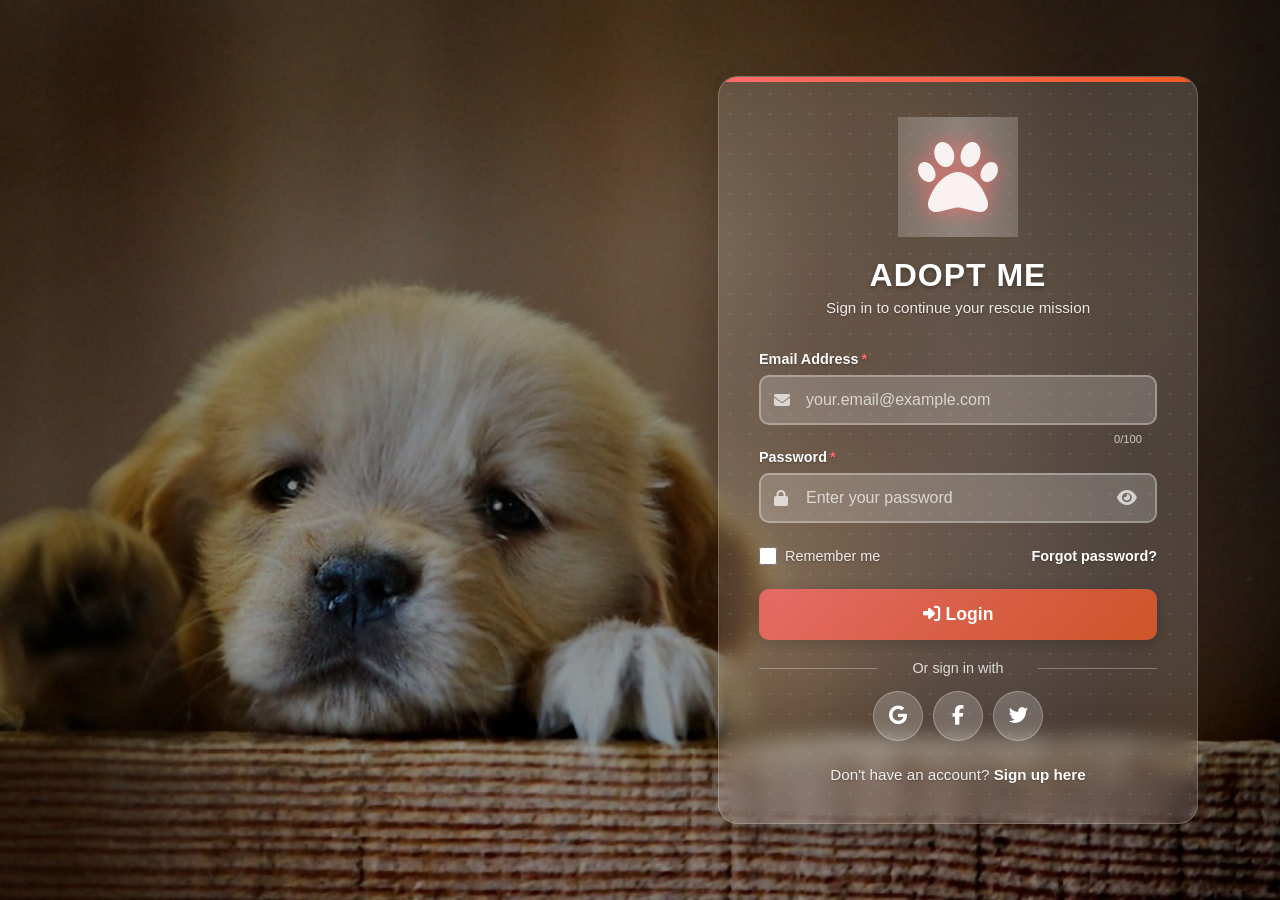
<file: login.html>
<!DOCTYPE html>
<html lang="en">
<head>
    <meta charset="UTF-8">
    <meta name="viewport" content="width=device-width, initial-scale=1.0">
    <title>Login - Adopt Me</title>
    <link rel="stylesheet" href="https://cdnjs.cloudflare.com/ajax/libs/font-awesome/6.4.0/css/all.min.css">
    <style>
        /* Reset and base styles */
        * {
            margin: 0;
            padding: 0;
            box-sizing: border-box;
            font-family: 'Segoe UI', Tahoma, Geneva, Verdana, sans-serif;
        }

        /* Body and background setup */
        body {
            background: url('login2.jpeg') no-repeat center center fixed;
            background-size: cover;
            min-height: 100vh;
            display: flex;
            align-items: center;
            justify-content: flex-end;
            padding: 20px;
            position: relative;
            overflow: hidden;
        }

        /* Dark overlay for better text readability */
        body::before {
            content: '';
            position: absolute;
            top: 0;
            left: 0;
            width: 100%;
            height: 100%;
            background: rgba(0, 0, 0, 0.4);
            z-index: 0;
        }

        /* Main login container */
        .auth-container {
            width: 100%;
            max-width: 480px;
            background: rgba(255, 255, 255, 0.15);
            -webkit-backdrop-filter: blur(10px);
            backdrop-filter: blur(10px);
            padding: 40px;
            border-radius: 20px;
            box-shadow: 0 15px 40px rgba(0, 0, 0, 0.2);
            border: 1px solid rgba(255, 255, 255, 0.2);
            animation: slideInRight 0.8s cubic-bezier(0.175, 0.885, 0.32, 1.275) forwards;
            position: relative;
            z-index: 1;
            overflow: hidden;
            margin-right: 5%;
            transform: translateX(100px);
            opacity: 0;
        }

        /* Slide-in animation for the login card */
        @keyframes slideInRight {
            0% {
                transform: translateX(100px);
                opacity: 0;
            }
            100% {
                transform: translateX(0);
                opacity: 1;
            }
        }

        /* Top border gradient animation */
        .auth-container::before {
            content: '';
            position: absolute;
            top: 0;
            left: 0;
            width: 100%;
            height: 5px;
            background: linear-gradient(90deg, #ff6b6b, #ee5a24, #ff6b6b);
            background-size: 200% 100%;
            animation: gradientShift 3s ease infinite;
        }

        @keyframes gradientShift {
            0% {
                background-position: 0% 50%;
            }
            50% {
                background-position: 100% 50%;
            }
            100% {
                background-position: 0% 50%;
            }
        }

        /* Subtle moving grid pattern inside the card */
        .auth-container::after {
            content: '';
            position: absolute;
            top: -50%;
            left: -50%;
            width: 200%;
            height: 200%;
            background: radial-gradient(circle, rgba(255,255,255,0.1) 1px, transparent 1px);
            background-size: 20px 20px;
            animation: moveBackground 20s linear infinite;
            z-index: -1;
        }

        @keyframes moveBackground {
            0% {
                transform: translate(0, 0);
            }
            100% {
                transform: translate(20px, 20px);
            }
        }

        /* Header section with logo and title */
        .auth-header {
            text-align: center;
            margin-bottom: 35px;
            position: relative;
        }

        /* Logo container */
        .logo-container {
            display: flex;
            align-items: center;
            justify-content: center;
            margin-bottom: 20px;
        }

        /* Logo styling - removed circle, made bigger, changed color */
        .logo {
            width: 120px;
            height: 120px;
            display: flex;
            align-items: center;
            justify-content: center;
            transition: all 0.3s ease;
            position: relative;
            overflow: hidden;
            animation: pulse 2s infinite;
        }

        /* Logo pulse animation */
        @keyframes pulse {
            0% {
                transform: scale(1);
            }
            50% {
                transform: scale(1.05);
            }
            100% {
                transform: scale(1);
            }
        }

        /* Logo hover effect */
        .logo:hover {
            transform: scale(1.1);
        }

        /* Logo icon styling - changed color to match theme */
        .logo i {
            font-size: 5rem;
            color: rgba(255, 255, 255, 0.9);
            z-index: 2;
            text-shadow: 0 0 20px rgba(255, 107, 107, 0.8);
        }

        /* Logo shine effect */
        .logo::after {
            content: '';
            position: absolute;
            top: -50%;
            left: -50%;
            width: 200%;
            height: 200%;
            background: linear-gradient(45deg, transparent, rgba(255,255,255,0.3), transparent);
            transform: rotate(45deg);
            transition: all 0.5s;
            animation: shine 3s infinite;
        }

        @keyframes shine {
            0% {
                transform: rotate(45deg) translateY(-100%);
            }
            20% {
                transform: rotate(45deg) translateY(100%);
            }
            100% {
                transform: rotate(45deg) translateY(100%);
            }
        }

        /* Brand name styling */
        .brand-name {
            font-size: 2rem;
            font-weight: 700;
            color: white;
            margin-bottom: 5px;
            letter-spacing: 1px;
            text-shadow: 0 2px 4px rgba(0, 0, 0, 0.3);
            animation: fadeInDown 1s ease-out 0.3s both;
        }

        @keyframes fadeInDown {
            from {
                opacity: 0;
                transform: translateY(-20px);
            }
            to {
                opacity: 1;
                transform: translateY(0);
            }
        }

        /* Tagline styling */
        .auth-header p {
            color: rgba(255, 255, 255, 0.9);
            font-size: 0.95rem;
            text-shadow: 0 1px 2px rgba(0, 0, 0, 0.3);
            animation: fadeInUp 1s ease-out 0.5s both;
        }

        @keyframes fadeInUp {
            from {
                opacity: 0;
                transform: translateY(20px);
            }
            to {
                opacity: 1;
                transform: translateY(0);
            }
        }

        /* Form group styling */
        .form-group {
            margin-bottom: 24px;
            position: relative;
            animation: slideInLeft 0.8s ease-out both;
            opacity: 0;
            transform: translateY(20px);
            transition: opacity 0.6s ease, transform 0.6s ease;
        }

        /* Staggered animation for form elements */
        .form-group:nth-child(1) {
            animation-delay: 0.7s;
        }

        .form-group:nth-child(2) {
            animation-delay: 0.9s;
        }

        @keyframes slideInLeft {
            from {
                opacity: 0;
                transform: translateX(-30px);
            }
            to {
                opacity: 1;
                transform: translateX(0);
            }
        }

        /* Form label styling */
        .form-group label {
            display: block;
            margin-bottom: 8px;
            font-weight: 600;
            color: white;
            font-size: 0.9rem;
            text-shadow: 0 1px 2px rgba(0, 0, 0, 0.3);
        }

        /* Required field indicator */
        .form-group label .required {
            color: #ff6b6b;
            margin-left: 3px;
        }

        /* Input wrapper for icon positioning */
        .input-wrapper {
            position: relative;
            display: flex;
            align-items: center;
        }

        /* Input icon styling */
        .input-icon {
            position: absolute;
            left: 15px;
            color: rgba(255, 255, 255, 0.7);
            font-size: 1rem;
            pointer-events: none;
            transition: color 0.3s;
        }

        /* Form input styling */
        .form-control {
            width: 100%;
            padding: 14px 15px 14px 45px;
            border: 2px solid rgba(255, 255, 255, 0.3);
            border-radius: 10px;
            font-size: 1rem;
            transition: all 0.3s ease;
            background: rgba(255, 255, 255, 0.2);
            color: white;
        }

        /* Placeholder text styling */
        .form-control::placeholder {
            color: rgba(255, 255, 255, 0.7);
        }

        /* Input hover effect */
        .form-control:hover {
            border-color: rgba(255, 255, 255, 0.5);
            background: rgba(255, 255, 255, 0.25);
            transform: translateY(-2px);
            box-shadow: 0 5px 15px rgba(0, 0, 0, 0.1);
        }

        /* Input focus effect */
        .form-control:focus {
            border-color: #ff6b6b;
            outline: none;
            background: rgba(255, 255, 255, 0.3);
            box-shadow: 0 0 0 4px rgba(255, 107, 107, 0.2);
        }

        /* Icon color change on input focus */
        .form-control:focus + .input-icon {
            color: #ff6b6b;
        }

        /* Error state styling */
        .form-control.error {
            border-color: #e74c3c;
            background: rgba(231, 76, 60, 0.2);
            animation: shake 0.5s;
        }

        /* Shake animation for error state */
        @keyframes shake {
            0%, 100% { transform: translateX(0); }
            10%, 30%, 50%, 70%, 90% { transform: translateX(-5px); }
            20%, 40%, 60%, 80% { transform: translateX(5px); }
        }

        /* Success state styling */
        .form-control.success {
            border-color: #2ecc71;
            background: rgba(46, 204, 113, 0.2);
        }

        /* Validation icon styling */
        .input-validation {
            position: absolute;
            right: 45px;
            color: white;
            font-size: 1rem;
            pointer-events: none;
            opacity: 0;
            transition: opacity 0.3s;
        }

        /* Show validation icon with animation */
        .input-validation.show {
            opacity: 1;
            animation: bounceIn 0.5s;
        }

        @keyframes bounceIn {
            0% {
                transform: scale(0);
            }
            50% {
                transform: scale(1.2);
            }
            100% {
                transform: scale(1);
            }
        }

        /* Error validation icon */
        .input-validation.error {
            color: #e74c3c;
        }

        /* Success validation icon */
        .input-validation.success {
            color: #2ecc71;
        }

        /* Input feedback message styling */
        .input-feedback {
            font-size: 0.8rem;
            margin-top: 5px;
            display: none;
            color: white;
            text-shadow: 0 1px 2px rgba(0, 0, 0, 0.3);
        }

        /* Show feedback message with animation */
        .input-feedback.show {
            display: block;
            animation: fadeIn 0.5s;
        }

        @keyframes fadeIn {
            from { opacity: 0; }
            to { opacity: 1; }
        }

        /* Error feedback message */
        .input-feedback.error {
            color: #e74c3c;
        }

        /* Success feedback message */
        .input-feedback.success {
            color: #2ecc71;
        }

        /* Character count styling */
        .character-count {
            position: absolute;
            right: 15px;
            bottom: -20px;
            font-size: 0.7rem;
            color: rgba(255, 255, 255, 0.7);
        }

        /* Password visibility toggle button */
        .toggle-password {
            position: absolute;
            right: 15px;
            background: none;
            border: none;
            color: rgba(255, 255, 255, 0.7);
            cursor: pointer;
            font-size: 1.1rem;
            padding: 5px;
            transition: all 0.3s;
            z-index: 10;
        }

        /* Toggle button hover effect */
        .toggle-password:hover {
            color: #ff6b6b;
            transform: scale(1.1) rotate(10deg);
        }

        /* Form options section (remember me and forgot password) */
        .form-options {
            display: flex;
            justify-content: space-between;
            align-items: center;
            margin-bottom: 24px;
            flex-wrap: wrap;
            gap: 10px;
            animation: fadeIn 1s ease-out 1.1s both;
            opacity: 0;
            transform: translateY(20px);
            transition: opacity 0.6s ease, transform 0.6s ease;
        }

        /* Remember me checkbox styling */
        .remember-me {
            display: flex;
            align-items: center;
            gap: 8px;
            cursor: pointer;
        }

        /* Checkbox styling */
        .remember-me input[type="checkbox"] {
            width: 18px;
            height: 18px;
            cursor: pointer;
            accent-color: #ff6b6b;
            transition: transform 0.2s;
        }

        /* Checkbox hover effect */
        .remember-me input[type="checkbox"]:hover {
            transform: scale(1.1);
        }

        /* Remember me label styling */
        .remember-me label {
            font-size: 0.9rem;
            color: rgba(255, 255, 255, 0.9);
            cursor: pointer;
            margin: 0;
            transition: color 0.3s;
            text-shadow: 0 1px 2px rgba(0, 0, 0, 0.3);
        }

        /* Label hover effect */
        .remember-me:hover label {
            color: #ff6b6b;
        }

        /* Forgot password link styling */
        .forgot-password {
            color: white;
            text-decoration: none;
            font-size: 0.9rem;
            font-weight: 600;
            transition: all 0.3s;
            position: relative;
            text-shadow: 0 1px 2px rgba(0, 0, 0, 0.3);
        }

        /* Forgot password link underline animation */
        .forgot-password::after {
            content: '';
            position: absolute;
            bottom: -2px;
            left: 0;
            width: 0;
            height: 2px;
            background: white;
            transition: width 0.3s;
        }

        /* Underline animation on hover */
        .forgot-password:hover::after {
            width: 100%;
        }

        /* Submit button styling */
        .btn {
            display: block;
            width: 100%;
            background: linear-gradient(135deg, rgba(255, 107, 107, 0.8), rgba(238, 90, 36, 0.8));
            color: white;
            padding: 15px;
            border: none;
            border-radius: 10px;
            font-size: 1.1rem;
            font-weight: bold;
            cursor: pointer;
            transition: all 0.3s ease;
            position: relative;
            overflow: hidden;
            box-shadow: 0 4px 15px rgba(0, 0, 0, 0.2);
            animation: fadeInUp 1s ease-out 1.3s both;
            opacity: 0;
            transform: translateY(20px);
            transition: opacity 0.6s ease, transform 0.6s ease;
        }

        /* Button shine effect */
        .btn::before {
            content: '';
            position: absolute;
            top: 0;
            left: -100%;
            width: 100%;
            height: 100%;
            background: linear-gradient(90deg, transparent, rgba(255,255,255,0.3), transparent);
            transition: left 0.5s;
        }

        /* Shine effect animation on hover */
        .btn:hover::before {
            left: 100%;
        }

        /* Button hover effect */
        .btn:hover {
            transform: translateY(-3px);
            box-shadow: 0 10px 25px rgba(0, 0, 0, 0.3);
            background: linear-gradient(135deg, rgba(255, 107, 107, 0.9), rgba(238, 90, 36, 0.9));
        }

        /* Button active effect */
        .btn:active {
            transform: translateY(-1px);
        }

        /* Disabled button state */
        .btn:disabled {
            background: rgba(255, 255, 255, 0.3);
            cursor: not-allowed;
            transform: none;
        }

        /* Footer section styling */
        .auth-footer {
            text-align: center;
            margin-top: 25px;
            color: rgba(255, 255, 255, 0.9);
            font-size: 0.95rem;
            text-shadow: 0 1px 2px rgba(0, 0, 0, 0.3);
            animation: fadeIn 1s ease-out 1.5s both;
            opacity: 0;
            transform: translateY(20px);
            transition: opacity 0.6s ease, transform 0.6s ease;
        }

        /* Footer link styling */
        .auth-footer a {
            color: white;
            text-decoration: none;
            font-weight: 600;
            position: relative;
            transition: color 0.3s;
        }

        /* Footer link hover effect */
        .auth-footer a:hover {
            color: #ff6b6b;
        }

        /* Footer link underline animation */
        .auth-footer a::after {
            content: '';
            position: absolute;
            bottom: -2px;
            left: 0;
            width: 0;
            height: 2px;
            background: white;
            transition: width 0.3s;
        }

        /* Underline animation on hover */
        .auth-footer a:hover::after {
            width: 100%;
        }

        /* Notification popup styling */
        .notification {
            position: fixed;
            top: -100px;
            left: 50%;
            transform: translateX(-50%);
            min-width: 300px;
            max-width: 500px;
            background: rgba(255, 255, 255, 0.95);
            -webkit-backdrop-filter: blur(10px);
            backdrop-filter: blur(10px);
            padding: 20px 25px;
            border-radius: 12px;
            box-shadow: 0 10px 40px rgba(0, 0, 0, 0.3);
            display: flex;
            align-items: center;
            gap: 15px;
            z-index: 10000;
            transition: top 0.5s cubic-bezier(0.68, -0.55, 0.265, 1.55);
        }

        /* Show notification animation */
        .notification.show {
            top: 30px;
        }

        /* Notification icon styling */
        .notification-icon {
            font-size: 2rem;
            flex-shrink: 0;
            animation: pulse 1.5s infinite;
        }

        /* Pulse animation for notification icon */
        @keyframes pulse {
            0% {
                transform: scale(1);
            }
            50% {
                transform: scale(1.1);
            }
            100% {
                transform: scale(1);
            }
        }

        /* Success notification icon */
        .notification.success .notification-icon {
            color: #2ecc71;
        }

        /* Error notification icon */
        .notification.error .notification-icon {
            color: #e74c3c;
        }

        /* Notification content styling */
        .notification-content {
            flex: 1;
        }

        /* Notification title styling */
        .notification-title {
            font-weight: 700;
            font-size: 1.1rem;
            margin-bottom: 5px;
            color: #333;
        }

        /* Notification message styling */
        .notification-message {
            font-size: 0.9rem;
            color: #666;
        }

        /* Password strength meter styling */
        .password-strength {
            margin-top: 8px;
            height: 5px;
            background: rgba(255, 255, 255, 0.3);
            border-radius: 3px;
            overflow: hidden;
            display: none;
        }

        /* Show password strength meter with animation */
        .password-strength.show {
            display: block;
            animation: slideDown 0.3s ease-out;
        }

        @keyframes slideDown {
            from {
                opacity: 0;
                max-height: 0;
            }
            to {
                opacity: 1;
                max-height: 20px;
            }
        }

        /* Password strength meter fill */
        .password-strength-meter {
            height: 100%;
            width: 0;
            border-radius: 3px;
            transition: width 0.3s, background-color 0.3s;
        }

        /* Weak password indicator */
        .password-strength-meter.weak {
            width: 33%;
            background-color: #e74c3c;
        }

        /* Medium password indicator */
        .password-strength-meter.medium {
            width: 66%;
            background-color: #f39c12;
        }

        /* Strong password indicator */
        .password-strength-meter.strong {
            width: 100%;
            background-color: #2ecc71;
        }

        /* Password requirements section styling */
        .password-requirements {
            margin-top: 8px;
            font-size: 0.8rem;
            color: rgba(255, 255, 255, 0.8);
            display: none;
            text-shadow: 0 1px 2px rgba(0, 0, 0, 0.3);
        }

        /* Show password requirements with animation */
        .password-requirements.show {
            display: block;
            animation: slideDown 0.3s ease-out;
        }

        /* Individual requirement styling */
        .requirement {
            display: flex;
            align-items: center;
            margin-bottom: 3px;
            transition: color 0.3s;
        }

        /* Requirement icon styling */
        .requirement i {
            margin-right: 5px;
            font-size: 0.7rem;
        }

        /* Valid requirement styling */
        .requirement.valid {
            color: #2ecc71;
        }

        /* Invalid requirement styling */
        .requirement.invalid {
            color: #e74c3c;
        }

        /* Responsive design for mobile devices */
        @media (max-width: 768px) {
            body {
                justify-content: center;
            }
            
            .auth-container {
                margin-right: 0;
            }
            
            .brand-name {
                font-size: 1.8rem;
            }
        }

        /* Smooth scroll animations */
        .fade-in {
            opacity: 0;
            transform: translateY(20px);
            transition: opacity 0.6s ease, transform 0.6s ease;
        }

        .fade-in.visible {
            opacity: 1;
            transform: translateY(0);
        }

        /* Loading spinner */
        .spinner {
            display: inline-block;
            width: 20px;
            height: 20px;
            border: 3px solid rgba(255, 255, 255, 0.3);
            border-radius: 50%;
            border-top-color: white;
            animation: spin 1s ease-in-out infinite;
        }

        @keyframes spin {
            to { transform: rotate(360deg); }
        }

        /* Social login buttons */
        .social-login {
            margin-top: 20px;
            text-align: center;
        }

        .social-login p {
            color: rgba(255, 255, 255, 0.8);
            margin-bottom: 15px;
            font-size: 0.9rem;
            position: relative;
        }

        .social-login p::before,
        .social-login p::after {
            content: '';
            position: absolute;
            top: 50%;
            width: 30%;
            height: 1px;
            background: rgba(255, 255, 255, 0.3);
        }

        .social-login p::before {
            left: 0;
        }

        .social-login p::after {
            right: 0;
        }

        .social-buttons {
            display: flex;
            gap: 10px;
            justify-content: center;
        }

        .social-btn {
            display: flex;
            align-items: center;
            justify-content: center;
            width: 50px;
            height: 50px;
            border-radius: 50%;
            background: rgba(255, 255, 255, 0.2);
            border: 1px solid rgba(255, 255, 255, 0.3);
            color: white;
            font-size: 1.2rem;
            transition: all 0.3s ease;
        }

        .social-btn:hover {
            background: rgba(255, 255, 255, 0.3);
            transform: translateY(-3px);
            box-shadow: 0 5px 15px rgba(0, 0, 0, 0.2);
        }

        .social-btn.google:hover {
            background: #db4437;
        }

        .social-btn.facebook:hover {
            background: #3b5998;
        }

        .social-btn.twitter:hover {
            background: #1da1f2;
        }
    </style>
</head>
<body>
    <!-- Main login container -->
    <div class="auth-container">
        <!-- Header section with logo and title -->
        <div class="auth-header">
            <div class="logo-container">
                <!-- Logo without circle background -->
                <div class="logo">
                    <i class="fas fa-paw"></i>
                </div>
            </div>
            <h1 class="brand-name">ADOPT ME</h1>
            <p>Sign in to continue your rescue mission</p>
        </div>

        <!-- Login form -->
        <form id="loginForm">
            <!-- Email input field -->
            <div class="form-group fade-in">
                <label for="email">Email Address<span class="required">*</span></label>
                <div class="input-wrapper">
                    <input
                        type="email"
                        id="email"
                        class="form-control"
                        placeholder="your.email@example.com"
                        autocomplete="email"
                        maxlength="100"
                        required
                    >
                    <i class="fas fa-envelope input-icon"></i>
                    <i class="fas input-validation"></i>
                    <div class="character-count">0/100</div>
                </div>
                <div class="input-feedback"></div>
            </div>

            <!-- Password input field -->
            <div class="form-group fade-in">
                <label for="password">Password<span class="required">*</span></label>
                <div class="input-wrapper">
                    <input
                        type="password"
                        id="password"
                        class="form-control"
                        placeholder="Enter your password"
                        autocomplete="current-password"
                        maxlength="18"
                        required
                    >
                    <i class="fas fa-lock input-icon"></i>
                    <!-- Password visibility toggle button -->
                    <button type="button" class="toggle-password" id="togglePassword">
                        <i class="fas fa-eye"></i>
                    </button>
                    <i class="fas input-validation"></i>
                </div>
                <!-- Password strength meter -->
                <div class="password-strength" id="passwordStrength">
                    <div class="password-strength-meter"></div>
                </div>
                <!-- Password requirements checklist -->
                <div class="password-requirements" id="passwordRequirements">
                    <div class="requirement" id="length">
                        <i class="fas fa-circle"></i> 8-18 characters
                    </div>
                    <div class="requirement" id="uppercase">
                        <i class="fas fa-circle"></i> At least 1 uppercase letter
                    </div>
                    <div class="requirement" id="lowercase">
                        <i class="fas fa-circle"></i> At least 1 lowercase letter
                    </div>
                    <div class="requirement" id="number">
                        <i class="fas fa-circle"></i> At least 1 number
                    </div>
                </div>
                <div class="input-feedback"></div>
            </div>

            <!-- Remember me and forgot password options -->
            <div class="form-options fade-in">
                <div class="remember-me">
                    <input type="checkbox" id="rememberMe">
                    <label for="rememberMe">Remember me</label>
                </div>
                <!-- Link to forgot password page -->
                <a href="forgotpassword.html" class="forgot-password">Forgot password?</a>
            </div>

            <!-- Submit button -->
            <button type="submit" class="btn fade-in" id="submitBtn">
                <i class="fas fa-sign-in-alt"></i> Login </button>
        </form>

        <!-- Social login options -->
        <div class="social-login fade-in">
            <p>Or sign in with</p>
            <div class="social-buttons">
                <button class="social-btn google" title="Sign in with Google">
                    <i class="fab fa-google"></i>
                </button>
                <button class="social-btn facebook" title="Sign in with Facebook">
                    <i class="fab fa-facebook-f"></i>
                </button>
                <button class="social-btn twitter" title="Sign in with Twitter">
                    <i class="fab fa-twitter"></i>
                </button>
            </div>
        </div>

        <!-- Footer with signup link -->
        <div class="auth-footer fade-in">
            Don't have an account? <a href="register.html">Sign up here</a>
        </div>
    </div>

    <script>
        // User key for localStorage
        const USER_KEY = 'user';
        const REMEMBER_EMAIL_KEY = 'rememberedEmail';

        // DOM Elements
        const form = document.getElementById('loginForm');
        const emailInput = document.getElementById('email');
        const passwordInput = document.getElementById('password');
        const togglePassword = document.getElementById('togglePassword');
        const submitBtn = document.getElementById('submitBtn');
        const rememberMeCheckbox = document.getElementById('rememberMe');
        const emailValidation = emailInput.nextElementSibling.nextElementSibling;
        const passwordValidation = passwordInput.nextElementSibling.nextElementSibling;
        const emailFeedback = emailInput.parentElement.nextElementSibling;
        const passwordFeedback = passwordInput.parentElement.nextElementSibling.nextElementSibling;
        const characterCount = emailInput.parentElement.querySelector('.character-count');
        const passwordStrength = document.getElementById('passwordStrength');
        const passwordStrengthMeter = passwordStrength.querySelector('.password-strength-meter');
        const passwordRequirements = document.getElementById('passwordRequirements');

        // Check if there's a remembered email in localStorage
        const rememberedEmail = localStorage.getItem(REMEMBER_EMAIL_KEY);
        if (rememberedEmail) {
            emailInput.value = rememberedEmail;
            rememberMeCheckbox.checked = true;
            validateEmail();
        }

        // Initialize smooth scroll animations
        document.addEventListener('DOMContentLoaded', () => {
            const fadeElements = document.querySelectorAll('.fade-in');
            
            const observer = new IntersectionObserver((entries) => {
                entries.forEach(entry => {
                    if (entry.isIntersecting) {
                        entry.target.classList.add('visible');
                    }
                });
            }, { threshold: 0.1 });
            
            fadeElements.forEach(element => {
                observer.observe(element);
            });
        });

        /**
         * Validate email input with strict email format validation
         * @returns {boolean} True if email is valid, false otherwise
         */
        function validateEmail() {
            const email = emailInput.value.trim();
            // More strict email regex that requires proper domain format
            const emailRegex = /^[a-zA-Z0-9._%+-]+@[a-zA-Z0-9.-]+\.[a-zA-Z]{2,}$/;
            
            // Update character count
            characterCount.textContent = `${email.length}/100`;
            
            // Check if email is empty
            if (email.length === 0) {
                emailInput.classList.remove('error', 'success');
                emailValidation.classList.remove('show', 'error', 'success');
                emailFeedback.classList.remove('show', 'error', 'success');
                return false;
            }
            
            // Check if email exceeds maximum length
            if (email.length > 100) {
                emailInput.classList.add('error');
                emailInput.classList.remove('success');
                emailValidation.classList.add('show', 'error');
                emailValidation.classList.remove('success');
                emailValidation.className = 'fas fa-times-circle input-validation show error';
                emailFeedback.classList.add('show', 'error');
                emailFeedback.classList.remove('success');
                emailFeedback.textContent = 'Email must be less than 100 characters';
                return false;
            }
            
            // Check if email format is valid
            if (!emailRegex.test(email)) {
                emailInput.classList.add('error');
                emailInput.classList.remove('success');
                emailValidation.classList.add('show', 'error');
                emailValidation.classList.remove('success');
                emailValidation.className = 'fas fa-times-circle input-validation show error';
                emailFeedback.classList.add('show', 'error');
                emailFeedback.classList.remove('success');
                emailFeedback.textContent = 'Please enter a valid email address (e.g., name@example.com)';
                return false;
            }
            
            // Email is valid
            emailInput.classList.add('success');
            emailInput.classList.remove('error');
            emailValidation.classList.add('show', 'success');
            emailValidation.classList.remove('error');
            emailValidation.className = 'fas fa-check-circle input-validation show success';
            emailFeedback.classList.add('show', 'success');
            emailFeedback.classList.remove('error');
            emailFeedback.textContent = 'Valid email address';
            return true;
        }

        /**
         * Validate password input
         * @returns {boolean} True if password is valid, false otherwise
         */
        function validatePassword() {
            const password = passwordInput.value;
            
            // Check if password is empty
            if (password.length === 0) {
                passwordInput.classList.remove('error', 'success');
                passwordValidation.classList.remove('show', 'error', 'success');
                passwordFeedback.classList.remove('show', 'error', 'success');
                passwordStrength.classList.remove('show');
                passwordRequirements.classList.remove('show');
                return false;
            }
            
            // Show password requirements and strength meter
            passwordStrength.classList.add('show');
            passwordRequirements.classList.add('show');
            
            // Check password requirements
            const lengthValid = password.length >= 8 && password.length <= 18;
            const uppercaseValid = /[A-Z]/.test(password);
            const lowercaseValid = /[a-z]/.test(password);
            const numberValid = /[0-9]/.test(password);
            
            // Update requirement indicators
            updateRequirement('length', lengthValid);
            updateRequirement('uppercase', uppercaseValid);
            updateRequirement('lowercase', lowercaseValid);
            updateRequirement('number', numberValid);
            
            // Calculate password strength
            const validCount = [lengthValid, uppercaseValid, lowercaseValid, numberValid].filter(Boolean).length;
            
            // Password is too weak
            if (validCount < 2) {
                passwordStrengthMeter.className = 'password-strength-meter weak';
                passwordInput.classList.add('error');
                passwordInput.classList.remove('success');
                passwordValidation.classList.add('show', 'error');
                passwordValidation.classList.remove('success');
                passwordValidation.className = 'fas fa-times-circle input-validation show error';
                passwordFeedback.classList.add('show', 'error');
                passwordFeedback.classList.remove('success');
                passwordFeedback.textContent = 'Password is too weak. Please meet at least 2 requirements.';
                return false;
            } 
            // Password is medium strength
            else if (validCount < 4) {
                passwordStrengthMeter.className = 'password-strength-meter medium';
                passwordInput.classList.remove('error', 'success');
                passwordValidation.classList.remove('show', 'error', 'success');
                passwordFeedback.classList.remove('show', 'error', 'success');
                return true;
            } 
            // Password is strong
            else {
                passwordStrengthMeter.className = 'password-strength-meter strong';
                passwordInput.classList.add('success');
                passwordInput.classList.remove('error');
                passwordValidation.classList.add('show', 'success');
                passwordValidation.classList.remove('error');
                passwordValidation.className = 'fas fa-check-circle input-validation show success';
                passwordFeedback.classList.add('show', 'success');
                passwordFeedback.classList.remove('error');
                passwordFeedback.textContent = 'Strong password';
                return true;
            }
        }

        /**
         * Update password requirement indicator
         * @param {string} id - The ID of the requirement element
         * @param {boolean} isValid - Whether the requirement is met
         */
        function updateRequirement(id, isValid) {
            const requirement = document.getElementById(id);
            const icon = requirement.querySelector('i');
            
            if (isValid) {
                requirement.classList.add('valid');
                requirement.classList.remove('invalid');
                icon.className = 'fas fa-check-circle';
            } else {
                requirement.classList.add('invalid');
                requirement.classList.remove('valid');
                icon.className = 'fas fa-circle';
            }
        }

        // Toggle password visibility
        togglePassword.addEventListener('click', function() {
            const type = passwordInput.type === 'password' ? 'text' : 'password';
            passwordInput.type = type;
            const icon = this.querySelector('i');
            icon.classList.toggle('fa-eye');
            icon.classList.toggle('fa-eye-slash');
        });

        /**
         * Show notification popup
         * @param {string} type - The type of notification (success or error)
         * @param {string} title - The title of the notification
         * @param {string} message - The message content of the notification
         * @param {number} duration - How long the notification should be shown (in milliseconds)
         */
        function showNotification(type, title, message, duration = 3000) {
            // Remove existing notification if any
            const existingNotification = document.querySelector('.notification');
            if (existingNotification) {
                existingNotification.remove();
            }

            // Create notification element
            const notification = document.createElement('div');
            notification.className = `notification ${type}`;

            // Set notification icon based on type
            let icon = '';
            if (type === 'success') {
                icon = '<i class="fas fa-check-circle notification-icon"></i>';
            } else if (type === 'error') {
                icon = '<i class="fas fa-times-circle notification-icon"></i>';
            }

            // Set notification content
            notification.innerHTML = `
                ${icon}
                <div class="notification-content">
                    <div class="notification-title">${title}</div>
                    <div class="notification-message">${message}</div>
                </div>
            `;

            // Add notification to DOM
            document.body.appendChild(notification);

            // Show notification with animation
            setTimeout(() => {
                notification.classList.add('show');
            }, 100);

            // Hide notification after specified duration
            setTimeout(() => {
                notification.classList.remove('show');
                setTimeout(() => {
                    notification.remove();
                }, 500);
            }, duration);
        }

        // Add event listeners for real-time validation
        emailInput.addEventListener('input', validateEmail);
        emailInput.addEventListener('blur', validateEmail);
        passwordInput.addEventListener('input', validatePassword);
        passwordInput.addEventListener('blur', validatePassword);

        // Handle social login buttons
        document.querySelectorAll('.social-btn').forEach(button => {
            button.addEventListener('click', function() {
                const platform = this.classList.contains('google') ? 'Google' : 
                                this.classList.contains('facebook') ? 'Facebook' : 'Twitter';
                
                showNotification('success', 'Social Login', `Redirecting to ${platform} login...`, 2000);
                
                // Simulate redirect to social login
                setTimeout(() => {
                    // In a real app, this would redirect to the OAuth provider
                    showNotification('success', 'Login Successful', `Welcome back! Redirecting to homepage...`, 2000);
                    setTimeout(() => {
                        window.location.href = 'home.html';
                    }, 2000);
                }, 2000);
            });
        });
        //Form submission handler
form.addEventListener('submit', async function (e) {
    e.preventDefault();

    // Validate email
    if (!validateEmail()) {
        showNotification('error', 'Login Failed', 'Please enter a valid email');
        return;
    }

    // Basic password check for login (NOT strength-based)
    if (passwordInput.value.trim().length === 0) {
        showNotification('error', 'Login Failed', 'Password cannot be empty');
        return;
    }

    // Remember Me
    if (rememberMeCheckbox.checked) {
        localStorage.setItem(REMEMBER_EMAIL_KEY, emailInput.value);
    } else {
        localStorage.removeItem(REMEMBER_EMAIL_KEY);
    }

    // Loading state
    submitBtn.disabled = true;
    submitBtn.innerHTML = '<span class="spinner"></span> Logging In...';

    // Fake API delay
    await new Promise(resolve => setTimeout(resolve, 1200));

    // Save login state
    const user = {
        name: emailInput.value.split('@')[0],
        email: emailInput.value,
        loggedIn: true
    };

    localStorage.setItem(USER_KEY, JSON.stringify(user));

    showNotification(
        'success',
        'Login Successful',
        'Redirecting to homepage...',
        1500
    );

    // ✅ FINAL & GUARANTEED REDIRECT
    setTimeout(() => {
        window.location.replace('index.html');
    }, 1500);
});
    </script>
</body>
</html>
</file>
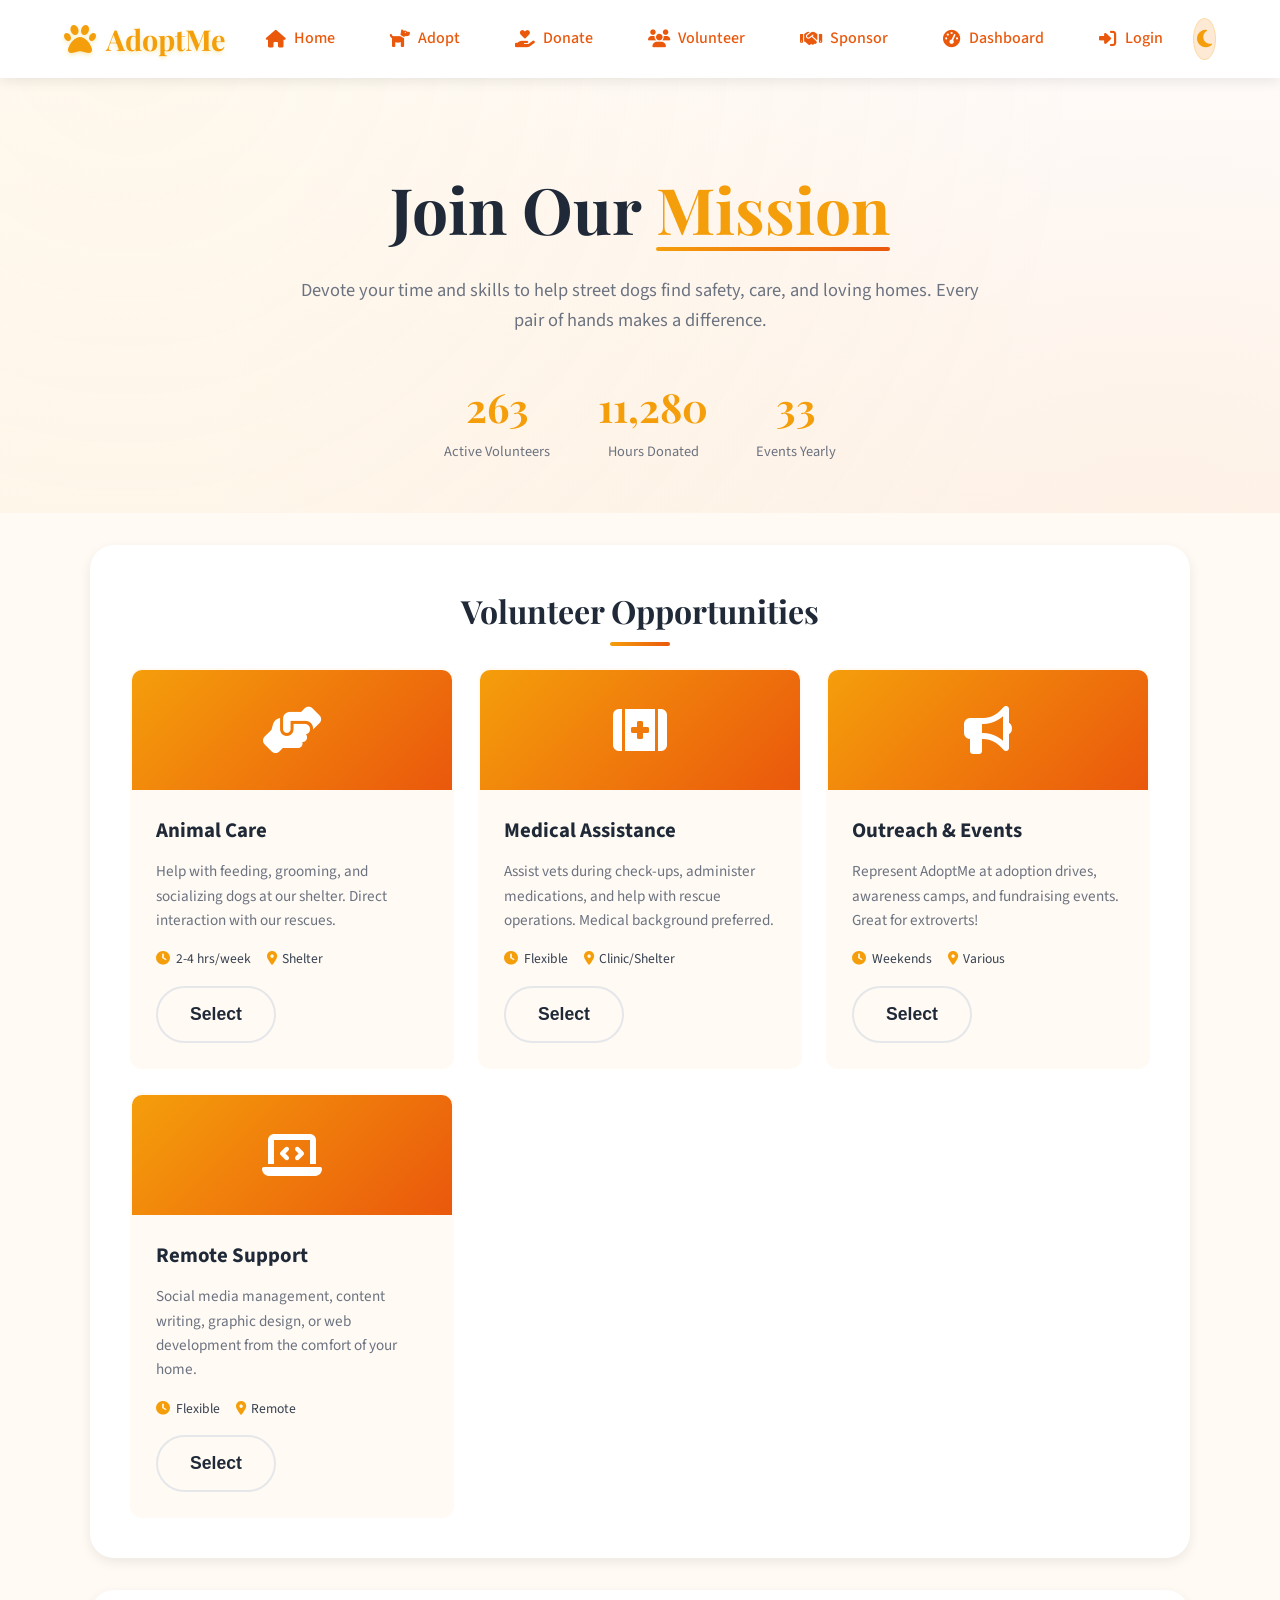
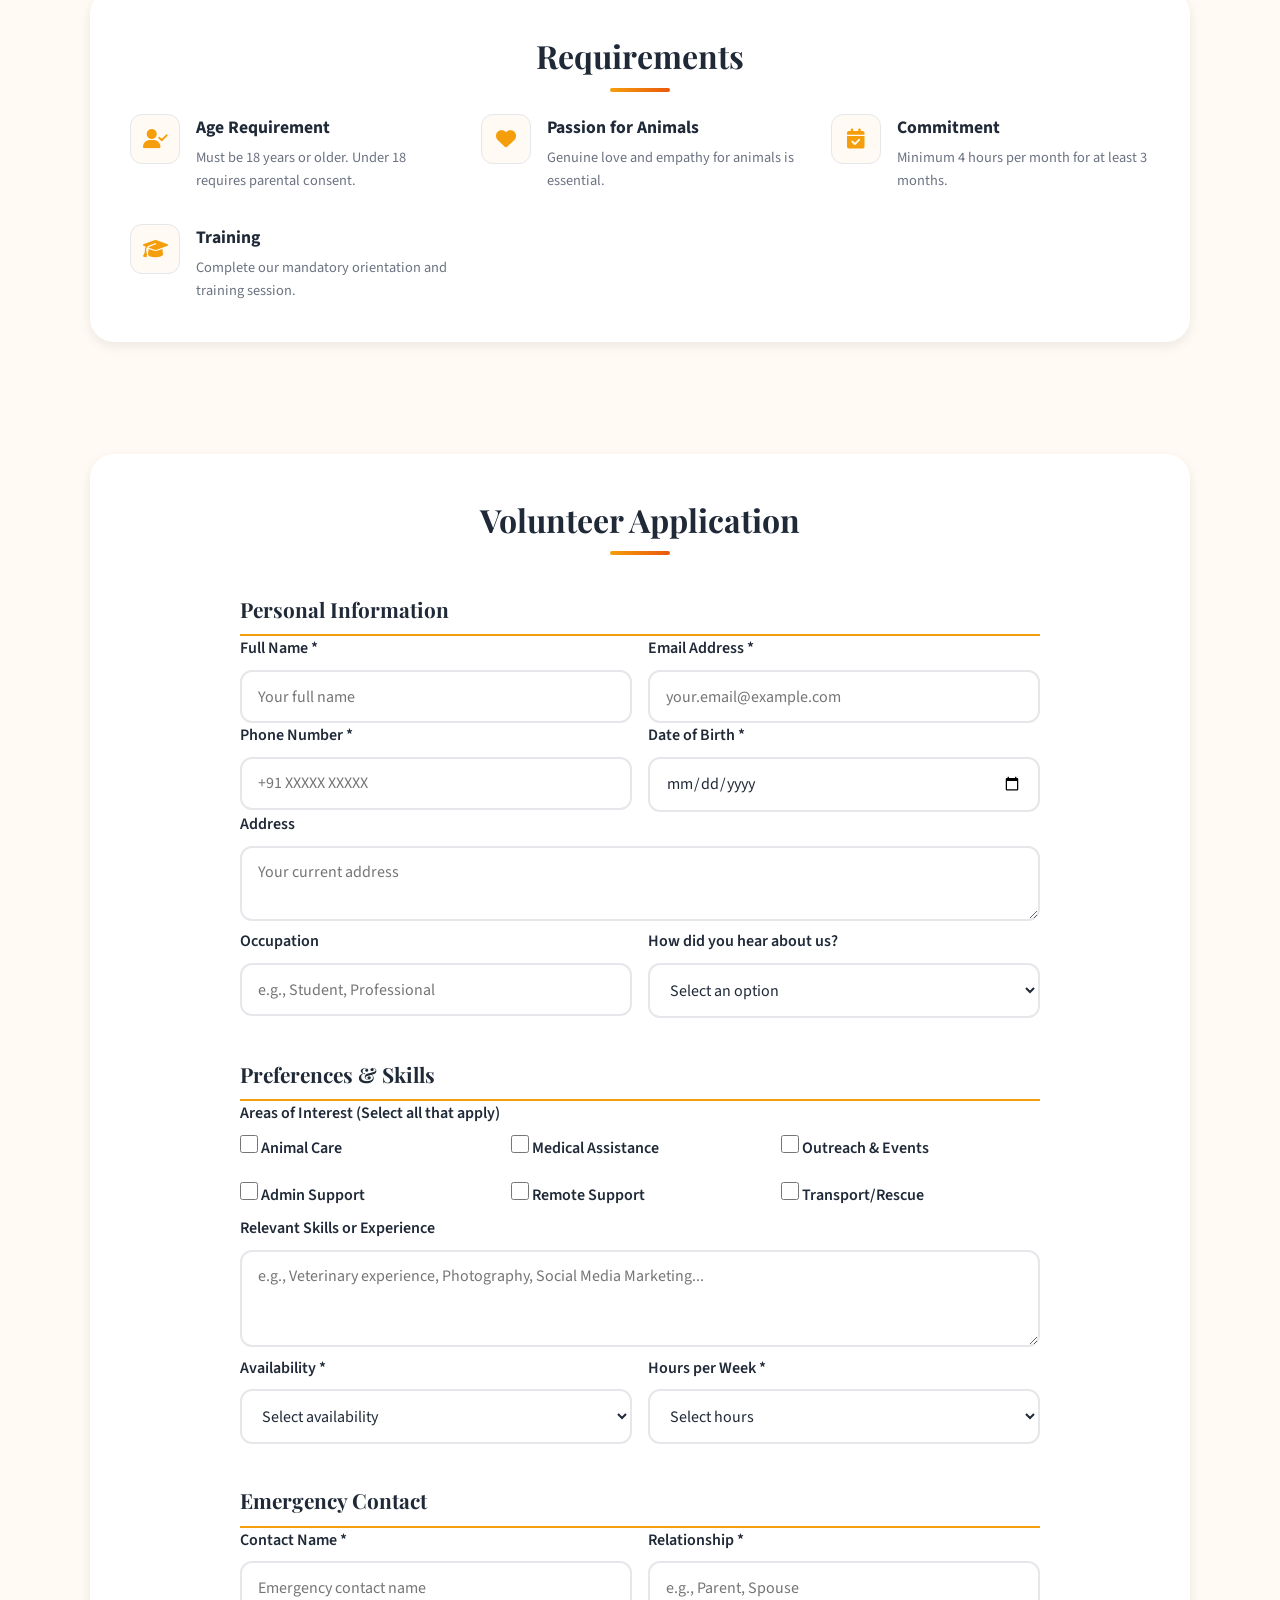
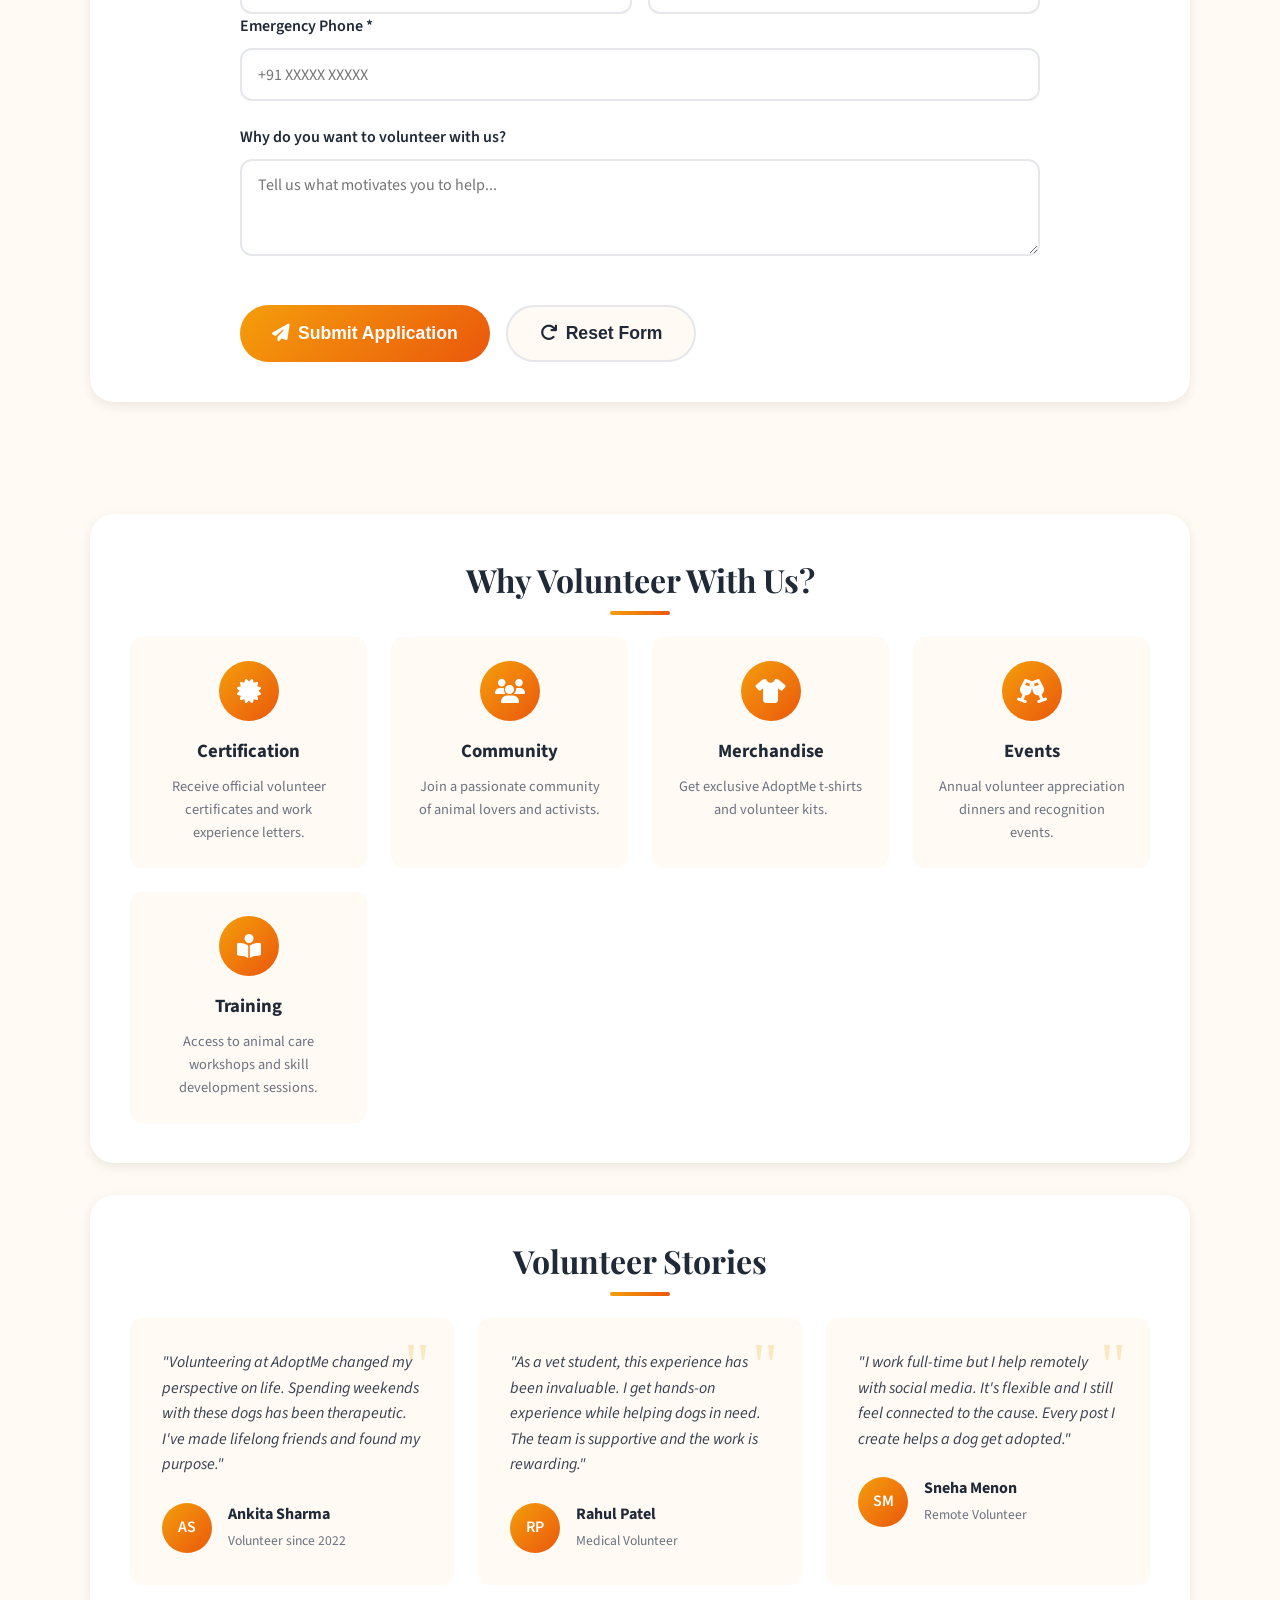
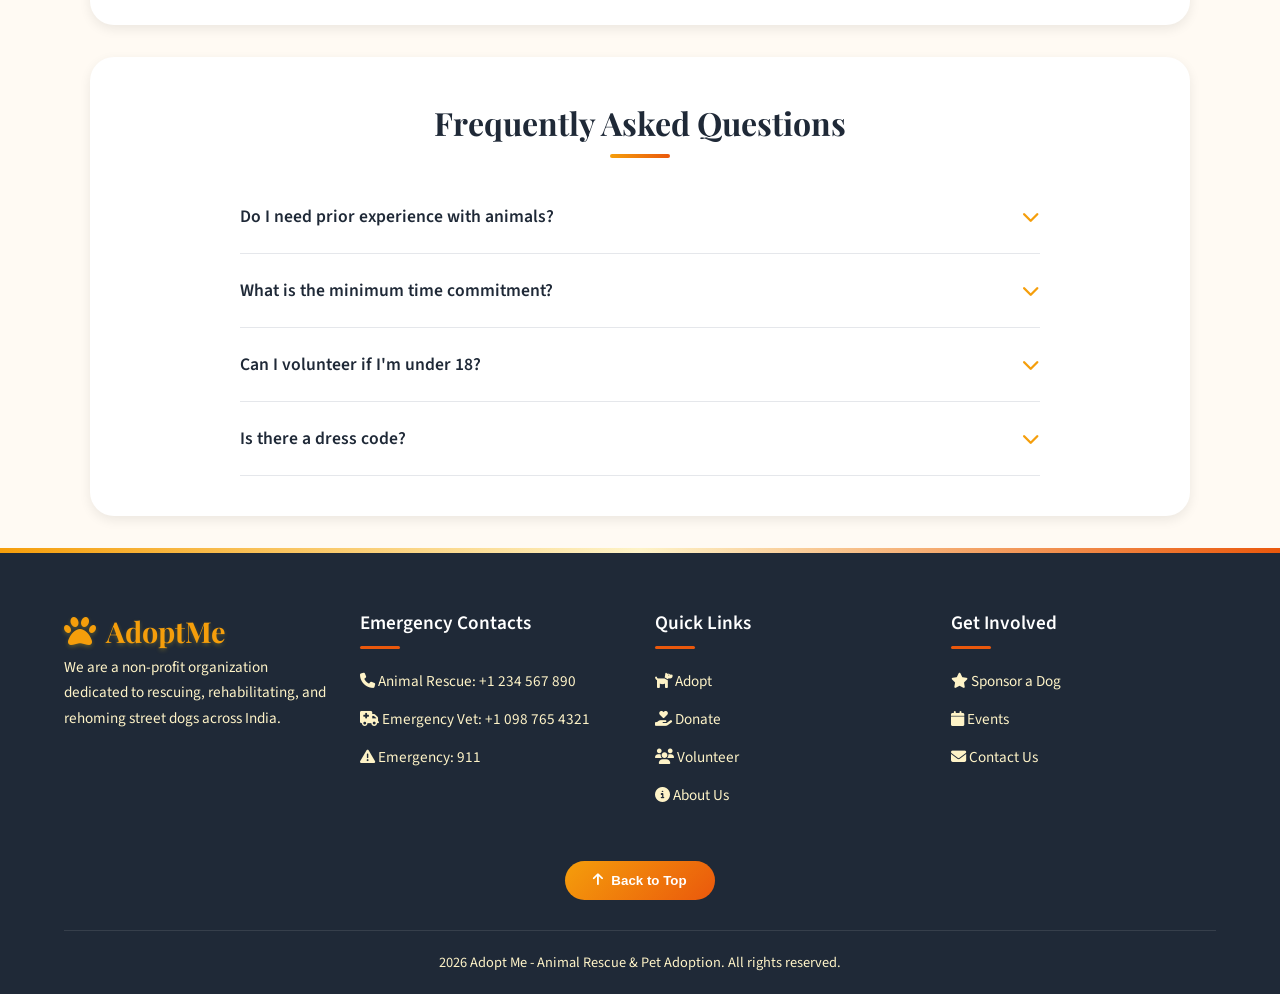
<file: newvolunteer.html>
<!DOCTYPE html>
<html lang="en">
<head>
  <meta charset="UTF-8" />
  <meta name="viewport" content="width=device-width, initial-scale=1.0" />
  <title>Volunteer - AdoptMe</title>
  <link rel="stylesheet" href="https://cdnjs.cloudflare.com/ajax/libs/font-awesome/6.4.0/css/all.min.css" />
  <link href="https://fonts.googleapis.com/css2?family=Playfair+Display:wght@600;700;800&family=Source+Sans+3:wght@300;400;500;600;700&display=swap" rel="stylesheet">
  <style>
    :root {
      /* BRAND COLORS */
      --primary-color: #f59e0b;
      --secondary-color: #fef3c7;
      --accent-color: #ea580c;
      --accent-light: #fde68a;

      /* TEXT */
      --text-dark: #1f2937;
      --text-light: #6b7280;
      --text-color: #374151;

      /* BACKGROUND */
      --bg-light: #fffaf3;
      --bg-white: #ffffff;
      --card-background: #ffffff;

      /* UI SUPPORT */
      --success: #16a34a;
      --danger: #dc2626;
      --warning-color: #f59e0b;
      --success-color: #16a34a;

      /* SHADOWS */
      --shadow-sm: 0 2px 4px rgba(0,0,0,0.05);
      --shadow-md: 0 4px 12px rgba(0,0,0,0.08);
      --shadow-lg: 0 10px 30px rgba(0,0,0,0.15);

      /* BORDERS */
      --border-color: #e5e7eb;
      --border-radius: 0.75rem;
      --box-shadow: 0 4px 6px rgba(0,0,0,0.1);

      --transition: all 0.3s ease;
      --light-color: #f3f4f6;
      --dark-color: #1f2937;
    }

    body.dark {
      --primary-color: #fbbf24;
      --secondary-color: #3b2f1d;
      --accent-color: #fb923c;
      --accent-light: #fde68a;

      --text-dark: #f9fafb;
      --text-light: #d1d5db;
      --text-color: #e5e7eb;

      --bg-light: #1a140b;
      --bg-white: #2a2116;
      --card-background: #2d251a;

      --border-color: #4a4235;

      --shadow-sm: 0 2px 4px rgba(0,0,0,0.4);
      --shadow-md: 0 4px 12px rgba(0,0,0,0.5);
      --shadow-lg: 0 8px 30px rgba(0,0,0,0.7);
    }

    * {
      margin: 0;
      padding: 0;
      box-sizing: border-box;
    }

    body {
      font-family: 'Source Sans 3', sans-serif;
      line-height: 1.6;
      color: var(--text-color);
      background: var(--bg-light);
      transition: background-color 0.4s ease, color 0.4s ease;
      min-height: 100vh;
      display: flex;
      flex-direction: column;
    }

    a { text-decoration: none; color: inherit; }
    
    .container {
      max-width: 1200px;
      margin: 0 auto;
      padding: 0 1.5rem;
    }

    /* HEADER */
    header {
      background: var(--bg-white);
      color: var(--text-dark);
      padding: 1rem 0;
      position: sticky;
      top: 0;
      width: 100%;
      z-index: 1000;
      box-shadow: var(--shadow-md);
      backdrop-filter: blur(10px);
      transition: var(--transition);
    }

    .dark header {
      background: linear-gradient(135deg, #3e3426, #2c2416);
      box-shadow: 0 4px 12px rgba(0, 0, 0, 0.4);
    }

    .header-content {
      display: flex;
      align-items: center;
      justify-content: space-between;
    }

    .logo {
      font-family: 'Playfair Display', serif;
      font-size: 1.8rem;
      font-weight: bold;
      display: flex;
      align-items: center;
      color: var(--primary-color);
      text-shadow: 0 2px 4px rgba(220, 189, 33, 0.3);
      transition: var(--transition);
    }

    .logo:hover { transform: scale(1.05); }
    .logo i { margin-right: 10px; font-size: 2rem; }

    /* NAVIGATION */
    nav.nav-menu ul {
      display: flex;
      list-style: none;
      align-items: center;
    }

    nav.nav-menu ul li {
      margin-left: 25px;
      position: relative;
    }

    nav.nav-menu ul li a {
      color: var(--accent-color);
      padding: 10px 15px;
      border-radius: 30px;
      transition: var(--transition);
      display: flex;
      align-items: center;
      font-weight: 500;
      position: relative;
      overflow: hidden;
    }

    nav.nav-menu ul li a::before {
      content: '';
      position: absolute;
      top: 0; left: 0; width: 0; height: 100%;
      background: rgba(151, 138, 4, 0.15);
      transition: width 0.3s ease;
      z-index: -1;
      border-radius: 30px;
    }
    nav.nav-menu ul li a:hover::before { width: 100%; }
    nav.nav-menu ul li a i { margin-right: 8px; font-size: 1.1rem; }
    nav.nav-menu ul li a:hover { transform: translateY(-2px); }

    /* Theme Toggle & Hamburger */
    .theme-toggle {
      background: rgba(242, 146, 43, 0.2);
      border: 1px solid rgba(247, 182, 50, 0.3);
      color: var(--primary-color);
      border-radius: 50%;
      width: 42px; height: 42px;
      display: flex;
      justify-content: center;
      align-items: center;
      font-size: 1.25rem;
      cursor: pointer;
      margin-left: 15px;
      transition: var(--transition);
    }
    .theme-toggle:hover {
      transform: rotate(15deg) scale(1.1);
      background: rgba(247, 171, 31, 0.3);
      box-shadow: 0 0 15px rgba(234, 147, 18, 0.3);
    }

    .hamburger {
      display: none;
      font-size: 1.5rem;
      color: var(--primary-color);
      cursor: pointer;
      margin-left: 15px;
    }

    @media (max-width: 768px) {
      nav.nav-menu {
        position: fixed;
        top: 0; left: -100%;
        width: 280px;
        height: 100vh;
        background: linear-gradient(145deg, var(--primary-color), var(--accent-color));
        padding: 70px 25px 20px;
        box-shadow: 3px 0 15px rgba(0, 0, 0, 0.2);
        transition: left 0.4s ease;
        overflow-y: auto;
        display: block;
        z-index: 1001;
      }
      nav.nav-menu.active { left: 0; }
      nav.nav-menu ul { flex-direction: column; gap: 12px; padding: 0; }
      nav.nav-menu ul li { width: 100%; margin-left: 0; border-bottom: 1px solid rgba(255, 255, 255, 0.15); }
      nav.nav-menu ul li a {
        display: block; width: 100%;
        background: rgba(255, 255, 255, 0.08);
        padding: 12px 18px;
        border-radius: 10px;
        color: #fff;
      }
      .hamburger { display: block; }
      .dark nav.nav-menu { background: linear-gradient(145deg, #3e3426, #2c2416); }
    }

    .menu-overlay {
      display: none;
      position: fixed;
      top: 0; left: 0; width: 100%; height: 100vh;
      background: rgba(0, 0, 0, 0.6);
      z-index: 998;
    }
    .menu-overlay.active { display: block; }

    /* HERO SECTION */
    .volunteer-header {
      text-align: center;
      padding: 5rem 1.5rem 3rem;
      background: linear-gradient(180deg, var(--bg-white) 0%, var(--bg-light) 100%);
      position: relative;
      overflow: hidden;
    }

    .volunteer-header::before {
      content: '';
      position: absolute;
      top: -50%; left: -50%;
      width: 200%; height: 200%;
      background: radial-gradient(circle at 30% 20%, rgba(245, 158, 11, 0.08) 0%, transparent 50%),
                  radial-gradient(circle at 70% 80%, rgba(234, 88, 12, 0.06) 0%, transparent 50%);
      animation: floatBg 20s ease-in-out infinite;
    }

    @keyframes floatBg {
      0%, 100% { transform: translate(0, 0) rotate(0deg); }
      33% { transform: translate(20px, -20px) rotate(1deg); }
      66% { transform: translate(-20px, 20px) rotate(-1deg); }
    }

    .volunteer-header h1 {
      font-family: 'Playfair Display', serif;
      font-size: clamp(2.5rem, 5vw, 4rem);
      margin-bottom: 1rem;
      color: var(--text-dark);
      position: relative;
      opacity: 0;
      transform: translateY(30px);
      animation: fadeInUp 0.8s ease forwards;
    }

    .volunteer-header h1 span {
      color: var(--primary-color);
      position: relative;
    }

    .volunteer-header h1 span::after {
      content: '';
      position: absolute;
      bottom: 0; left: 0; width: 100%; height: 4px;
      background: linear-gradient(90deg, var(--primary-color), var(--accent-color));
      border-radius: 2px;
      transform: scaleX(0);
      animation: expandLine 0.6s ease forwards 0.8s;
    }

    @keyframes expandLine { to { transform: scaleX(1); } }

    .volunteer-header p {
      max-width: 700px;
      margin: 0 auto;
      color: var(--text-light);
      font-size: 1.15rem;
      position: relative;
      opacity: 0;
      transform: translateY(20px);
      animation: fadeInUp 0.6s ease forwards 0.2s;
    }

    @keyframes fadeInUp {
      to { opacity: 1; transform: translateY(0); }
    }

    /* Stats Banner */
    .stats-banner {
      display: flex;
      justify-content: center;
      gap: 3rem;
      margin-top: 2.5rem;
      flex-wrap: wrap;
      position: relative;
      opacity: 0;
      transform: translateY(20px);
      animation: fadeInUp 0.6s ease forwards 0.4s;
    }

    .stat-item { text-align: center; }
    .stat-number {
      font-family: 'Playfair Display', serif;
      font-size: 2.5rem;
      font-weight: 700;
      color: var(--primary-color);
      display: block;
    }
    .stat-label { font-size: 0.9rem; color: var(--text-light); }

    /* SECTIONS */
    section {
      max-width: 1100px;
      margin: 2rem auto;
      padding: 2.5rem;
      background: var(--card-background);
      border-radius: 1.5rem;
      box-shadow: var(--shadow-md);
    }

    section h2 {
      text-align: center;
      font-family: 'Playfair Display', serif;
      font-size: 2rem;
      margin-bottom: 2rem;
      font-weight: bold;
      color: var(--text-dark);
      position: relative;
    }

    section h2::after {
      content: '';
      position: absolute;
      bottom: -10px; left: 50%;
      transform: translateX(-50%);
      width: 60px; height: 4px;
      background: linear-gradient(90deg, var(--primary-color), var(--accent-color));
      border-radius: 2px;
    }

    /* Opportunity Cards */
    .opportunities-grid {
      display: grid;
      grid-template-columns: repeat(auto-fit, minmax(300px, 1fr));
      gap: 1.5rem;
    }

    .opp-card {
      background: var(--bg-light);
      border-radius: var(--border-radius);
      overflow: hidden;
      transition: var(--transition);
      border: 2px solid transparent;
    }

    .opp-card:hover {
      transform: translateY(-8px);
      border-color: var(--primary-color);
      box-shadow: var(--shadow-lg);
    }

    .opp-icon-header {
      height: 120px;
      display: flex;
      align-items: center;
      justify-content: center;
      position: relative;
      overflow: hidden;
    }

    .opp-icon-header i {
      font-size: 3rem;
      color: white;
      z-index: 2;
    }

    .opp-icon-header::before {
      content: '';
      position: absolute;
      top: 0; left: 0; width: 100%; height: 100%;
      background: linear-gradient(135deg, var(--primary-color), var(--accent-color));
      z-index: 1;
    }

    .opp-card-content { padding: 1.5rem; }

    .opp-card h3 {
      color: var(--text-dark);
      margin-bottom: 0.75rem;
      font-size: 1.3rem;
    }

    .opp-card p {
      color: var(--text-light);
      font-size: 0.95rem;
      margin-bottom: 1rem;
      min-height: 72px;
    }

    .opp-meta {
      display: flex;
      gap: 1rem;
      margin-bottom: 1rem;
      font-size: 0.85rem;
      color: var(--text-color);
    }

    .opp-meta span {
      display: flex;
      align-items: center;
      gap: 0.35rem;
    }

    .opp-meta i { color: var(--primary-color); }

    /* Requirements Section */
    .requirements-grid {
      display: grid;
      grid-template-columns: repeat(auto-fit, minmax(250px, 1fr));
      gap: 2rem;
    }

    .req-item {
      display: flex;
      gap: 1rem;
      align-items: flex-start;
    }

    .req-icon {
      width: 50px; height: 50px;
      background: var(--bg-light);
      border-radius: 12px;
      display: flex;
      align-items: center;
      justify-content: center;
      font-size: 1.25rem;
      color: var(--primary-color);
      flex-shrink: 0;
      border: 1px solid var(--border-color);
    }

    .req-text h3 {
      font-size: 1.1rem;
      color: var(--text-dark);
      margin-bottom: 0.25rem;
    }
    .req-text p { font-size: 0.9rem; color: var(--text-light); }

    /* Application Form */
    .app-form-section {
      background: var(--bg-light);
      padding: 3rem 0;
    }
    .app-form-section section { background: var(--card-background); }

    .volunteer-form {
      max-width: 800px;
      margin: 0 auto;
      display: grid;
      gap: 1.5rem;
    }

    .form-section-title {
      font-family: 'Playfair Display', serif;
      font-size: 1.3rem;
      color: var(--text-dark);
      margin-top: 1rem;
      padding-bottom: 0.5rem;
      border-bottom: 2px solid var(--primary-color);
    }

    .form-row {
      display: grid;
      grid-template-columns: 1fr 1fr;
      gap: 1rem;
    }

    .form-group { margin-bottom: 0; }
    .form-group label {
      display: block;
      margin-bottom: 0.5rem;
      font-weight: 600;
      color: var(--text-dark);
    }

    .form-group input,
    .form-group select,
    .form-group textarea {
      width: 100%;
      padding: 0.85rem 1rem;
      border: 2px solid var(--border-color);
      border-radius: var(--border-radius);
      font-family: inherit;
      font-size: 1rem;
      background: var(--bg-white);
      color: var(--text-dark);
      transition: var(--transition);
    }

    .form-group input:focus,
    .form-group select:focus,
    .form-group textarea:focus {
      outline: none;
      border-color: var(--primary-color);
      box-shadow: 0 0 0 4px rgba(245, 158, 11, 0.15);
    }

    .checkbox-group {
      display: grid;
      grid-template-columns: repeat(auto-fit, minmax(200px, 1fr));
      gap: 0.75rem;
      margin-top: 0.5rem;
    }

    .checkbox-item {
      display: flex;
      align-items: center;
      gap: 0.5rem;
      cursor: pointer;
    }

    .checkbox-item input {
      width: 18px; height: 18px;
      accent-color: var(--primary-color);
    }

    .btn {
      display: inline-flex;
      align-items: center;
      justify-content: center;
      gap: 0.5rem;
      padding: 1rem 2rem;
      border-radius: 50px;
      font-weight: 600;
      font-size: 1.1rem;
      cursor: pointer;
      transition: var(--transition);
      border: none;
    }

    .btn-primary {
      background: linear-gradient(135deg, var(--primary-color), var(--accent-color));
      color: white;
    }

    .btn-primary:hover {
      transform: translateY(-3px);
      box-shadow: 0 8px 25px rgba(245, 158, 11, 0.4);
    }
    .btn-secondary {
      background: var(--bg-light);
      color: var(--text-dark);
      border: 2px solid var(--border-color);
    }
    .btn-secondary:hover {
      border-color: var(--primary-color);
      color: var(--primary-color);
    }

    .form-actions {
      display: flex;
      gap: 1rem;
      margin-top: 1rem;
    }

    /* Perks Section */
    .perks-grid {
      display: grid;
      grid-template-columns: repeat(auto-fit, minmax(200px, 1fr));
      gap: 1.5rem;
      text-align: center;
    }

    .perk-item {
      padding: 1.5rem;
      background: var(--bg-light);
      border-radius: var(--border-radius);
      transition: var(--transition);
    }

    .perk-item:hover {
      transform: translateY(-5px);
      box-shadow: var(--shadow-md);
    }

    .perk-icon {
      width: 60px; height: 60px;
      background: linear-gradient(135deg, var(--primary-color), var(--accent-color));
      border-radius: 50%;
      display: flex;
      align-items: center;
      justify-content: center;
      margin: 0 auto 1rem;
      font-size: 1.5rem;
      color: white;
    }

    .perk-item h3 {
      color: var(--text-dark);
      margin-bottom: 0.5rem;
    }

    .perk-item p {
      font-size: 0.9rem;
      color: var(--text-light);
    }

    /* Testimonials */
    .testimonials-grid {
      display: grid;
      grid-template-columns: repeat(auto-fit, minmax(300px, 1fr));
      gap: 1.5rem;
    }

    .testimonial-card {
      background: var(--bg-light);
      padding: 2rem;
      border-radius: var(--border-radius);
      position: relative;
    }

    .testimonial-card::before {
      content: '"';
      position: absolute;
      top: 1rem; right: 1.5rem;
      font-size: 4rem;
      font-family: serif;
      color: var(--primary-color);
      opacity: 0.2;
      line-height: 1;
    }

    .testimonial-content {
      font-style: italic;
      margin-bottom: 1.5rem;
      color: var(--text-color);
    }

    .testimonial-author {
      display: flex;
      align-items: center;
      gap: 1rem;
    }

    .author-avatar {
      width: 50px; height: 50px;
      border-radius: 50%;
      background: linear-gradient(135deg, var(--primary-color), var(--accent-color));
      display: flex;
      align-items: center;
      justify-content: center;
      color: white;
      font-weight: 600;
    }

    .author-info h4 {
      color: var(--text-dark);
      margin-bottom: 0;
    }
    .author-info span {
      font-size: 0.85rem;
      color: var(--text-light);
    }

    /* FAQ */
    .faq-list { max-width: 800px; margin: 0 auto; }

    .faq-item {
      border-bottom: 1px solid var(--border-color);
      padding: 1.5rem 0;
    }

    .faq-question {
      width: 100%;
      text-align: left;
      background: none;
      border: none;
      font-size: 1.1rem;
      font-weight: 600;
      color: var(--text-dark);
      cursor: pointer;
      display: flex;
      justify-content: space-between;
      align-items: center;
      padding: 0;
      font-family: inherit;
    }

    .faq-question i {
      transition: transform 0.3s ease;
      color: var(--primary-color);
    }

    .faq-question.active i {
      transform: rotate(180deg);
    }

    .faq-answer {
      max-height: 0;
      overflow: hidden;
      transition: max-height 0.3s ease;
      color: var(--text-light);
    }

    .faq-answer p { padding-top: 1rem; }
    .faq-answer.active { max-height: 200px; }

    /* FOOTER */
    .footer {
      background-color: var(--text-dark);
      color: var(--secondary-color);
      padding: 60px 0 20px;
      margin-top: auto;
      position: relative;
    }

    .footer::before {
      content: '';
      position: absolute;
      top: 0; left: 0; width: 100%; height: 5px;
      background: linear-gradient(90deg, var(--primary-color), var(--secondary-color), var(--accent-color));
    }

    .dark .footer {
      background-color: #1a1612;
      color: var(--accent-light);
    }

    .footer-content {
      display: grid;
      grid-template-columns: repeat(auto-fit, minmax(200px, 1fr));
      gap: 30px;
      margin-bottom: 40px;
    }

    .footer-section h3 {
      font-size: 1.2rem;
      font-weight: 600;
      color: var(--bg-white);
      margin-bottom: 20px;
      position: relative;
      padding-bottom: 10px;
    }

    .footer-section h3::after {
      content: '';
      position: absolute;
      bottom: 0; left: 0;
      width: 40px; height: 3px;
      background: var(--accent-color);
      border-radius: 2px;
    }

    .footer-section p,
    .footer-section a {
      color: var(--secondary-color);
      font-size: 0.95rem;
      line-height: 1.7;
      transition: var(--transition);
      display: block;
      margin-bottom: 0.75rem;
    }

    .footer-section a:hover {
      color: var(--accent-light);
      transform: translateX(5px);
    }

    .footer-bottom {
      border-top: 1px solid rgba(255, 255, 255, 0.1);
      padding-top: 20px;
      text-align: center;
      color: var(--secondary-color);
      font-size: 0.9rem;
    }

    .back-to-top {
      text-align: center;
      margin-bottom: 30px;
    }

    .back-to-top button {
      padding: 12px 28px;
      border: none;
      border-radius: 50px;
      background: linear-gradient(135deg, var(--primary-color), var(--accent-color));
      color: white;
      font-weight: 600;
      cursor: pointer;
      transition: var(--transition);
      display: inline-flex;
      align-items: center;
      gap: 0.5rem;
    }

    .back-to-top button:hover {
      transform: translateY(-3px);
      box-shadow: var(--shadow-lg);
    }

    /* Notification */
    .notification {
      position: fixed;
      top: 20px; right: 20px;
      background-color: var(--bg-white);
      border-radius: var(--border-radius);
      box-shadow: var(--shadow-lg);
      padding: 1rem 1.25rem;
      display: flex;
      align-items: center;
      gap: 1rem;
      transform: translateX(400px);
      transition: transform 0.4s ease;
      z-index: 3000;
      max-width: 380px;
      border-left: 4px solid var(--success-color);
    }

    .notification.show { transform: translateX(0); }
    .notification.error { border-left-color: var(--danger); }
    
    .notification-icon { font-size: 1.5rem; }
    .notification.success .notification-icon { color: var(--success-color); }
    .notification.error .notification-icon { color: var(--danger); }
    
    .notification-content { flex: 1; }
    .notification-title { font-weight: 600; margin-bottom: 0.25rem; color: var(--text-dark); }
    .notification-message { font-size: 0.875rem; color: var(--text-light); }
    
    .notification-close {
      background: none;
      border: none;
      color: var(--text-light);
      cursor: pointer;
    }

    /* Responsive */
    @media (max-width: 768px) {
      .stats-banner { gap: 1.5rem; }
      .stat-number { font-size: 2rem; }
      .form-row { grid-template-columns: 1fr; }
      .footer-content { text-align: center; }
      .footer-section { align-items: center; }
      .footer-section h3::after {
        left: 50%;
        transform: translateX(-50%);
      }
    }

    @media (max-width: 500px) {
      .volunteer-header h1 { font-size: 2rem; }
      section { padding: 1.5rem; margin: 1rem; }
      .form-actions { flex-direction: column; }
      .btn { width: 100%; }
    }

    /* Scroll Reveal */
    .reveal {
      opacity: 0;
      transform: translateY(30px);
      transition: opacity 0.6s ease, transform 0.6s ease;
    }
    .reveal.visible { opacity: 1; transform: translateY(0); }
  </style>
</head>

<body>
  <!-- Header -->
  <header>
    <div class="container header-content">
      <div class="logo"><i class="fas fa-paw"></i> AdoptMe</div>
      <nav class="nav-menu"> 
        <ul>
          <li><a href="index.html"><i class="fas fa-home"></i> Home</a></li>
          <li><a href="newadopt.html"><i class="fas fa-dog"></i> Adopt</a></li>
          <li><a href="newdonate.html"><i class="fas fa-hand-holding-heart"></i> Donate</a></li>
          <li><a href="newvolunteer.html"><i class="fas fa-users"></i> Volunteer</a></li>
          <li><a href="newsponsor.html"><i class="fas fa-handshake"></i> Sponsor</a></li>
          <li><a href="dashboard.html"><i class="fas fa-tachometer-alt"></i> Dashboard</a></li>
          <li><a href="login.html"><i class="fas fa-sign-in-alt"></i> Login</a></li>
        </ul>
      </nav>
      <div class="hamburger"><i class="fas fa-bars"></i></div> 
      <button id="theme-toggle" class="theme-toggle" aria-label="Toggle dark mode">
        <i class="fas fa-moon"></i>
      </button>
    </div>
  </header>

  <!-- Hero Section -->
  <div class="volunteer-header">
    <h1>Join Our <span>Mission</span></h1>
    <p>Devote your time and skills to help street dogs find safety, care, and loving homes. Every pair of hands makes a difference.</p>
    
    <div class="stats-banner">
      <div class="stat-item">
        <span class="stat-number" data-target="350">0</span>
        <span class="stat-label">Active Volunteers</span>
      </div>
      <div class="stat-item">
        <span class="stat-number" data-target="15000">0</span>
        <span class="stat-label">Hours Donated</span>
      </div>
      <div class="stat-item">
        <span class="stat-number" data-target="45">0</span>
        <span class="stat-label">Events Yearly</span>
      </div>
    </div>
  </div>

  <div class="menu-overlay"></div>

  <main>
    <!-- Opportunities Section -->
    <section class="reveal">
      <h2>Volunteer Opportunities</h2>
      <div class="opportunities-grid">
        <div class="opp-card">
          <div class="opp-icon-header">
            <i class="fas fa-hands-helping"></i>
          </div>
          <div class="opp-card-content">
            <h3>Animal Care</h3>
            <p>Help with feeding, grooming, and socializing dogs at our shelter. Direct interaction with our rescues.</p>
            <div class="opp-meta">
              <span><i class="fas fa-clock"></i> 2-4 hrs/week</span>
              <span><i class="fas fa-map-marker-alt"></i> Shelter</span>
            </div>
            <button class="btn btn-secondary" onclick="selectOpportunity('Animal Care')">Select</button>
          </div>
        </div>

        <div class="opp-card">
          <div class="opp-icon-header">
            <i class="fas fa-first-aid"></i>
          </div>
          <div class="opp-card-content">
            <h3>Medical Assistance</h3>
            <p>Assist vets during check-ups, administer medications, and help with rescue operations. Medical background preferred.</p>
            <div class="opp-meta">
              <span><i class="fas fa-clock"></i> Flexible</span>
              <span><i class="fas fa-map-marker-alt"></i> Clinic/Shelter</span>
            </div>
            <button class="btn btn-secondary" onclick="selectOpportunity('Medical Assistance')">Select</button>
          </div>
        </div>

        <div class="opp-card">
          <div class="opp-icon-header">
            <i class="fas fa-bullhorn"></i>
          </div>
          <div class="opp-card-content">
            <h3>Outreach & Events</h3>
            <p>Represent AdoptMe at adoption drives, awareness camps, and fundraising events. Great for extroverts!</p>
            <div class="opp-meta">
              <span><i class="fas fa-clock"></i> Weekends</span>
              <span><i class="fas fa-map-marker-alt"></i> Various</span>
            </div>
            <button class="btn btn-secondary" onclick="selectOpportunity('Outreach & Events')">Select</button>
          </div>
        </div>

        <div class="opp-card">
          <div class="opp-icon-header">
            <i class="fas fa-laptop-code"></i>
          </div>
          <div class="opp-card-content">
            <h3>Remote Support</h3>
            <p>Social media management, content writing, graphic design, or web development from the comfort of your home.</p>
            <div class="opp-meta">
              <span><i class="fas fa-clock"></i> Flexible</span>
              <span><i class="fas fa-map-marker-alt"></i> Remote</span>
            </div>
            <button class="btn btn-secondary" onclick="selectOpportunity('Remote Support')">Select</button>
          </div>
        </div>
      </div>
    </section>

    <!-- Requirements Section -->
    <section class="reveal">
      <h2>Requirements</h2>
      <div class="requirements-grid">
        <div class="req-item">
          <div class="req-icon"><i class="fas fa-user-check"></i></div>
          <div class="req-text">
            <h3>Age Requirement</h3>
            <p>Must be 18 years or older. Under 18 requires parental consent.</p>
          </div>
        </div>
        <div class="req-item">
          <div class="req-icon"><i class="fas fa-heart"></i></div>
          <div class="req-text">
            <h3>Passion for Animals</h3>
            <p>Genuine love and empathy for animals is essential.</p>
          </div>
        </div>
        <div class="req-item">
          <div class="req-icon"><i class="fas fa-calendar-check"></i></div>
          <div class="req-text">
            <h3>Commitment</h3>
            <p>Minimum 4 hours per month for at least 3 months.</p>
          </div>
        </div>
        <div class="req-item">
          <div class="req-icon"><i class="fas fa-graduation-cap"></i></div>
          <div class="req-text">
            <h3>Training</h3>
            <p>Complete our mandatory orientation and training session.</p>
          </div>
        </div>
      </div>
    </section>

    <!-- Application Form -->
    <div class="app-form-section">
      <section class="reveal">
        <h2>Volunteer Application</h2>
        <form id="volunteerForm" class="volunteer-form">
          <div>
            <h3 class="form-section-title">Personal Information</h3>
            <div class="form-row">
              <div class="form-group">
                <label for="fullName">Full Name *</label>
                <input type="text" id="fullName" placeholder="Your full name" required>
              </div>
              <div class="form-group">
                <label for="email">Email Address *</label>
                <input type="email" id="email" placeholder="your.email@example.com" required>
              </div>
            </div>
            <div class="form-row">
              <div class="form-group">
                <label for="phone">Phone Number *</label>
                <input type="tel" id="phone" placeholder="+91 XXXXX XXXXX" required>
              </div>
              <div class="form-group">
                <label for="dob">Date of Birth *</label>
                <input type="date" id="dob" required>
              </div>
            </div>
            <div class="form-group">
              <label for="address">Address</label>
              <textarea id="address" rows="2" placeholder="Your current address"></textarea>
            </div>
            <div class="form-row">
              <div class="form-group">
                <label for="occupation">Occupation</label>
                <input type="text" id="occupation" placeholder="e.g., Student, Professional">
              </div>
              <div class="form-group">
                <label for="hearAbout">How did you hear about us?</label>
                <select id="hearAbout">
                  <option value="">Select an option</option>
                  <option value="social">Social Media</option>
                  <option value="friend">Friend/Family</option>
                  <option value="event">Event/Drive</option>
                  <option value="search">Google Search</option>
                  <option value="other">Other</option>
                </select>
              </div>
            </div>
          </div>

          <div>
            <h3 class="form-section-title">Preferences & Skills</h3>
            <div class="form-group">
              <label>Areas of Interest (Select all that apply)</label>
              <div class="checkbox-group">
                <label class="checkbox-item">
                  <input type="checkbox" name="interest" value="animal-care"> Animal Care
                </label>
                <label class="checkbox-item">
                  <input type="checkbox" name="interest" value="medical"> Medical Assistance
                </label>
                <label class="checkbox-item">
                  <input type="checkbox" name="interest" value="outreach"> Outreach & Events
                </label>
                <label class="checkbox-item">
                  <input type="checkbox" name="interest" value="admin"> Admin Support
                </label>
                <label class="checkbox-item">
                  <input type="checkbox" name="interest" value="remote"> Remote Support
                </label>
                <label class="checkbox-item">
                  <input type="checkbox" name="interest" value="transport"> Transport/Rescue
                </label>
              </div>
            </div>
            <div class="form-group">
              <label for="skills">Relevant Skills or Experience</label>
              <textarea id="skills" rows="3" placeholder="e.g., Veterinary experience, Photography, Social Media Marketing..."></textarea>
            </div>
            <div class="form-row">
              <div class="form-group">
                <label for="availability">Availability *</label>
                <select id="availability" required>
                  <option value="">Select availability</option>
                  <option value="weekdays">Weekdays</option>
                  <option value="weekends">Weekends</option>
                  <option value="both">Both</option>
                  <option value="flexible">Flexible</option>
                </select>
              </div>
              <div class="form-group">
                <label for="hours">Hours per Week *</label>
                <select id="hours" required>
                  <option value="">Select hours</option>
                  <option value="1-2">1-2 hours</option>
                  <option value="3-5">3-5 hours</option>
                  <option value="5-10">5-10 hours</option>
                  <option value="10+">10+ hours</option>
                </select>
              </div>
            </div>
          </div>

          <div>
            <h3 class="form-section-title">Emergency Contact</h3>
            <div class="form-row">
              <div class="form-group">
                <label for="emergencyName">Contact Name *</label>
                <input type="text" id="emergencyName" placeholder="Emergency contact name" required>
              </div>
              <div class="form-group">
                <label for="emergencyRelation">Relationship *</label>
                <input type="text" id="emergencyRelation" placeholder="e.g., Parent, Spouse" required>
              </div>
            </div>
            <div class="form-group">
              <label for="emergencyPhone">Emergency Phone *</label>
              <input type="tel" id="emergencyPhone" placeholder="+91 XXXXX XXXXX" required>
            </div>
          </div>

          <div class="form-group">
            <label for="motivation">Why do you want to volunteer with us?</label>
            <textarea id="motivation" rows="3" placeholder="Tell us what motivates you to help..."></textarea>
          </div>

          <div class="form-actions">
            <button type="submit" class="btn btn-primary">
              <i class="fas fa-paper-plane"></i> Submit Application
            </button>
            <button type="reset" class="btn btn-secondary">
              <i class="fas fa-redo"></i> Reset Form
            </button>
          </div>
        </form>
      </section>
    </div>

    <!-- Perks Section -->
    <section class="reveal">
      <h2>Why Volunteer With Us?</h2>
      <div class="perks-grid">
        <div class="perk-item">
          <div class="perk-icon"><i class="fas fa-certificate"></i></div>
          <h3>Certification</h3>
          <p>Receive official volunteer certificates and work experience letters.</p>
        </div>
        <div class="perk-item">
          <div class="perk-icon"><i class="fas fa-users"></i></div>
          <h3>Community</h3>
          <p>Join a passionate community of animal lovers and activists.</p>
        </div>
        <div class="perk-item">
          <div class="perk-icon"><i class="fas fa-tshirt"></i></div>
          <h3>Merchandise</h3>
          <p>Get exclusive AdoptMe t-shirts and volunteer kits.</p>
        </div>
        <div class="perk-item">
          <div class="perk-icon"><i class="fas fa-glass-cheers"></i></div>
          <h3>Events</h3>
          <p>Annual volunteer appreciation dinners and recognition events.</p>
        </div>
        <div class="perk-item">
          <div class="perk-icon"><i class="fas fa-book-reader"></i></div>
          <h3>Training</h3>
          <p>Access to animal care workshops and skill development sessions.</p>
        </div>
      </div>
    </section>

    <!-- Testimonials -->
    <section class="reveal">
      <h2>Volunteer Stories</h2>
      <div class="testimonials-grid">
        <div class="testimonial-card">
          <div class="testimonial-content">
            "Volunteering at AdoptMe changed my perspective on life. Spending weekends with these dogs has been therapeutic. I've made lifelong friends and found my purpose."
          </div>
          <div class="testimonial-author">
            <div class="author-avatar">AS</div>
            <div class="author-info">
              <h4>Ankita Sharma</h4>
              <span>Volunteer since 2022</span>
            </div>
          </div>
        </div>
        <div class="testimonial-card">
          <div class="testimonial-content">
            "As a vet student, this experience has been invaluable. I get hands-on experience while helping dogs in need. The team is supportive and the work is rewarding."
          </div>
          <div class="testimonial-author">
            <div class="author-avatar">RP</div>
            <div class="author-info">
              <h4>Rahul Patel</h4>
              <span>Medical Volunteer</span>
            </div>
          </div>
        </div>
        <div class="testimonial-card">
          <div class="testimonial-content">
            "I work full-time but I help remotely with social media. It's flexible and I still feel connected to the cause. Every post I create helps a dog get adopted."
          </div>
          <div class="testimonial-author">
            <div class="author-avatar">SM</div>
            <div class="author-info">
              <h4>Sneha Menon</h4>
              <span>Remote Volunteer</span>
            </div>
          </div>
        </div>
      </div>
    </section>

    <!-- FAQ -->
    <section class="reveal">
      <h2>Frequently Asked Questions</h2>
      <div class="faq-list">
        <div class="faq-item">
          <button class="faq-question">
            Do I need prior experience with animals?
            <i class="fas fa-chevron-down"></i>
          </button>
          <div class="faq-answer">
            <p>No prior experience is required for most roles. We provide comprehensive training. However, for medical assistance roles, relevant background is preferred.</p>
          </div>
        </div>
        <div class="faq-item">
          <button class="faq-question">
            What is the minimum time commitment?
            <i class="fas fa-chevron-down"></i>
          </button>
          <div class="faq-answer">
            <p>We ask for a minimum of 4 hours per month for at least 3 months. This ensures continuity and allows you to build meaningful connections with the animals.</p>
          </div>
        </div>
        <div class="faq-item">
          <button class="faq-question">
            Can I volunteer if I'm under 18?
            <i class="fas fa-chevron-down"></i>
          </button>
          <div class="faq-answer">
            <p>Yes, volunteers aged 14-17 can participate with parental consent. Some roles may have age restrictions for safety reasons.</p>
          </div>
        </div>
        <div class="faq-item">
          <button class="faq-question">
            Is there a dress code?
            <i class="fas fa-chevron-down"></i>
          </button>
          <div class="faq-answer">
            <p>Wear comfortable, closed-toe shoes and clothes you don't mind getting dirty. We provide volunteer t-shirts and aprons for shelter activities.</p>
          </div>
        </div>
      </div>
    </section>
  </main>

  <!-- Footer -->
  <footer class="footer">
    <div class="container">
      <div class="footer-content">
        <div class="footer-section">
          <div class="logo"><i class="fas fa-paw"></i> AdoptMe</div>
          <p>We are a non-profit organization dedicated to rescuing, rehabilitating, and rehoming street dogs across India.</p>
        </div>

        <div class="footer-section">
          <h3>Emergency Contacts</h3>
          <a href="tel:+1234567890"><i class="fas fa-phone"></i> Animal Rescue: +1 234 567 890</a>
          <a href="tel:+0987654321"><i class="fas fa-ambulance"></i> Emergency Vet: +1 098 765 4321</a>
          <a href="tel:911"><i class="fas fa-exclamation-triangle"></i> Emergency: 911</a>
        </div>

        <div class="footer-section">
          <h3>Quick Links</h3>
          <a href="newadopt.html"><i class="fas fa-dog"></i> Adopt</a>
          <a href="newdonate.html"><i class="fas fa-hand-holding-heart"></i> Donate</a>
          <a href="newvolunteer.html"><i class="fas fa-users"></i> Volunteer</a>
          <a href="about.html"><i class="fas fa-info-circle"></i> About Us</a>
        </div>

        <div class="footer-section">
          <h3>Get Involved</h3>
          <a href="newsponsor.html"><i class="fas fa-star"></i> Sponsor a Dog</a>
          <a href="events.html"><i class="fas fa-calendar"></i> Events</a>
          <a href="contact.html"><i class="fas fa-envelope"></i> Contact Us</a>
        </div>
      </div>

      <div class="back-to-top">
        <button onclick="scrollToTop()"><i class="fas fa-arrow-up"></i> Back to Top</button>
      </div>

      <div class="footer-bottom">
        <p>2026 Adopt Me - Animal Rescue & Pet Adoption. All rights reserved.</p>
      </div>
    </div>
  </footer>

  <!-- Notification -->
  <div class="notification" id="notification">
    <div class="notification-icon">
      <i class="fas fa-check-circle"></i>
    </div>
    <div class="notification-content">
      <div class="notification-title">Success</div>
      <div class="notification-message">Operation completed successfully</div>
    </div>
    <button class="notification-close" id="notificationClose">
      <i class="fas fa-times"></i>
    </button>
  </div>

  <script>
    // DOM Elements
    const themeToggle = document.getElementById('theme-toggle');
    const hamburger = document.querySelector('.hamburger');
    const navMenu = document.querySelector('.nav-menu');
    const menuOverlay = document.querySelector('.menu-overlay');
    const volunteerForm = document.getElementById('volunteerForm');
    const notification = document.getElementById('notification');
    const notificationClose = document.getElementById('notificationClose');

    // Initialize
    document.addEventListener('DOMContentLoaded', () => {
      initScrollReveal();
      animateStats();
      initFAQ();
    });

    // Theme Toggle
    themeToggle.addEventListener('click', () => {
      document.body.classList.toggle('dark');
      const icon = themeToggle.querySelector('i');
      if (document.body.classList.contains('dark')) {
        icon.classList.remove('fa-moon');
        icon.classList.add('fa-sun');
      } else {
        icon.classList.remove('fa-sun');
        icon.classList.add('fa-moon');
      }
    });

    // Mobile Menu
    hamburger.addEventListener('click', () => {
      navMenu.classList.toggle('active');
      menuOverlay.classList.toggle('active');
    });

    menuOverlay.addEventListener('click', () => {
      navMenu.classList.remove('active');
      menuOverlay.classList.remove('active');
    });

    // Opportunity Selection
    function selectOpportunity(name) {
      // Scroll to form
      volunteerForm.scrollIntoView({ behavior: 'smooth', block: 'center' });
      
      // Pre-fill interest
      const checkboxes = document.querySelectorAll('input[name="interest"]');
      checkboxes.forEach(cb => {
        const valueMap = {
          'Animal Care': 'animal-care',
          'Medical Assistance': 'medical',
          'Outreach & Events': 'outreach',
          'Remote Support': 'remote'
        };
        if (cb.value === valueMap[name]) {
          cb.checked = true;
        }
      });
      
      showNotification('success', 'Area Selected', `${name} has been selected as your primary interest.`);
    }

    // Form Submission
    volunteerForm.addEventListener('submit', (e) => {
      e.preventDefault();
      
      // Validation
      const fullName = document.getElementById('fullName').value;
      const email = document.getElementById('email').value;
      const phone = document.getElementById('phone').value;
      
      if (!fullName || !email || !phone) {
        showNotification('error', 'Missing Fields', 'Please fill in all required fields.');
        return;
      }
      
      showNotification('success', 'Application Submitted', 'Thank you! We will contact you within 48 hours.');
      volunteerForm.reset();
    });

    // Notifications
    function showNotification(type, title, message) {
      notification.className = 'notification ' + type;
      notification.querySelector('.notification-title').textContent = title;
      notification.querySelector('.notification-message').textContent = message;
      
      const icon = notification.querySelector('.notification-icon i');
      icon.className = 'fas ' + (type === 'success' ? 'fa-check-circle' : 'fa-exclamation-circle');
      
      notification.classList.add('show');
      
      setTimeout(() => {
        notification.classList.remove('show');
      }, 4000);
    }

    notificationClose.addEventListener('click', () => {
      notification.classList.remove('show');
    });

    // Scroll Reveal
    function initScrollReveal() {
      const revealElements = document.querySelectorAll('.reveal');
      
      const observer = new IntersectionObserver((entries) => {
        entries.forEach(entry => {
          if (entry.isIntersecting) {
            entry.target.classList.add('visible');
          }
        });
      }, {
        threshold: 0.1,
        rootMargin: '0px 0px -50px 0px'
      });

      revealElements.forEach(el => observer.observe(el));
    }

    // Animate Stats
    function animateStats() {
      const stats = document.querySelectorAll('.stat-number');
      
      stats.forEach(stat => {
        const target = parseInt(stat.dataset.target);
        const duration = 2000;
        const step = target / (duration / 16);
        let current = 0;
        
        const updateCount = () => {
          current += step;
          if (current < target) {
            stat.textContent = Math.floor(current).toLocaleString('en-IN');
            requestAnimationFrame(updateCount);
          } else {
            stat.textContent = target.toLocaleString('en-IN');
          }
        };
        
        setTimeout(updateCount, 500);
      });
    }

    // FAQ Accordion
    function initFAQ() {
      const faqQuestions = document.querySelectorAll('.faq-question');
      
      faqQuestions.forEach(question => {
        question.addEventListener('click', () => {
          const answer = question.nextElementSibling;
          const isActive = question.classList.contains('active');
          
          // Close all
          faqQuestions.forEach(q => {
            q.classList.remove('active');
            q.nextElementSibling.classList.remove('active');
          });
          
          // Open clicked if it wasn't active
          if (!isActive) {
            question.classList.add('active');
            answer.classList.add('active');
          }
        });
      });
    }

    // Scroll to Top
    function scrollToTop() {
      window.scrollTo({
        top: 0,
        behavior: 'smooth'
      });
    }

    // Keyboard Navigation
    document.addEventListener('keydown', (e) => {
      if (e.key === 'Escape') {
        navMenu.classList.remove('active');
        menuOverlay.classList.remove('active');
      }
    });
  </script>
</body>

</html>
</file>
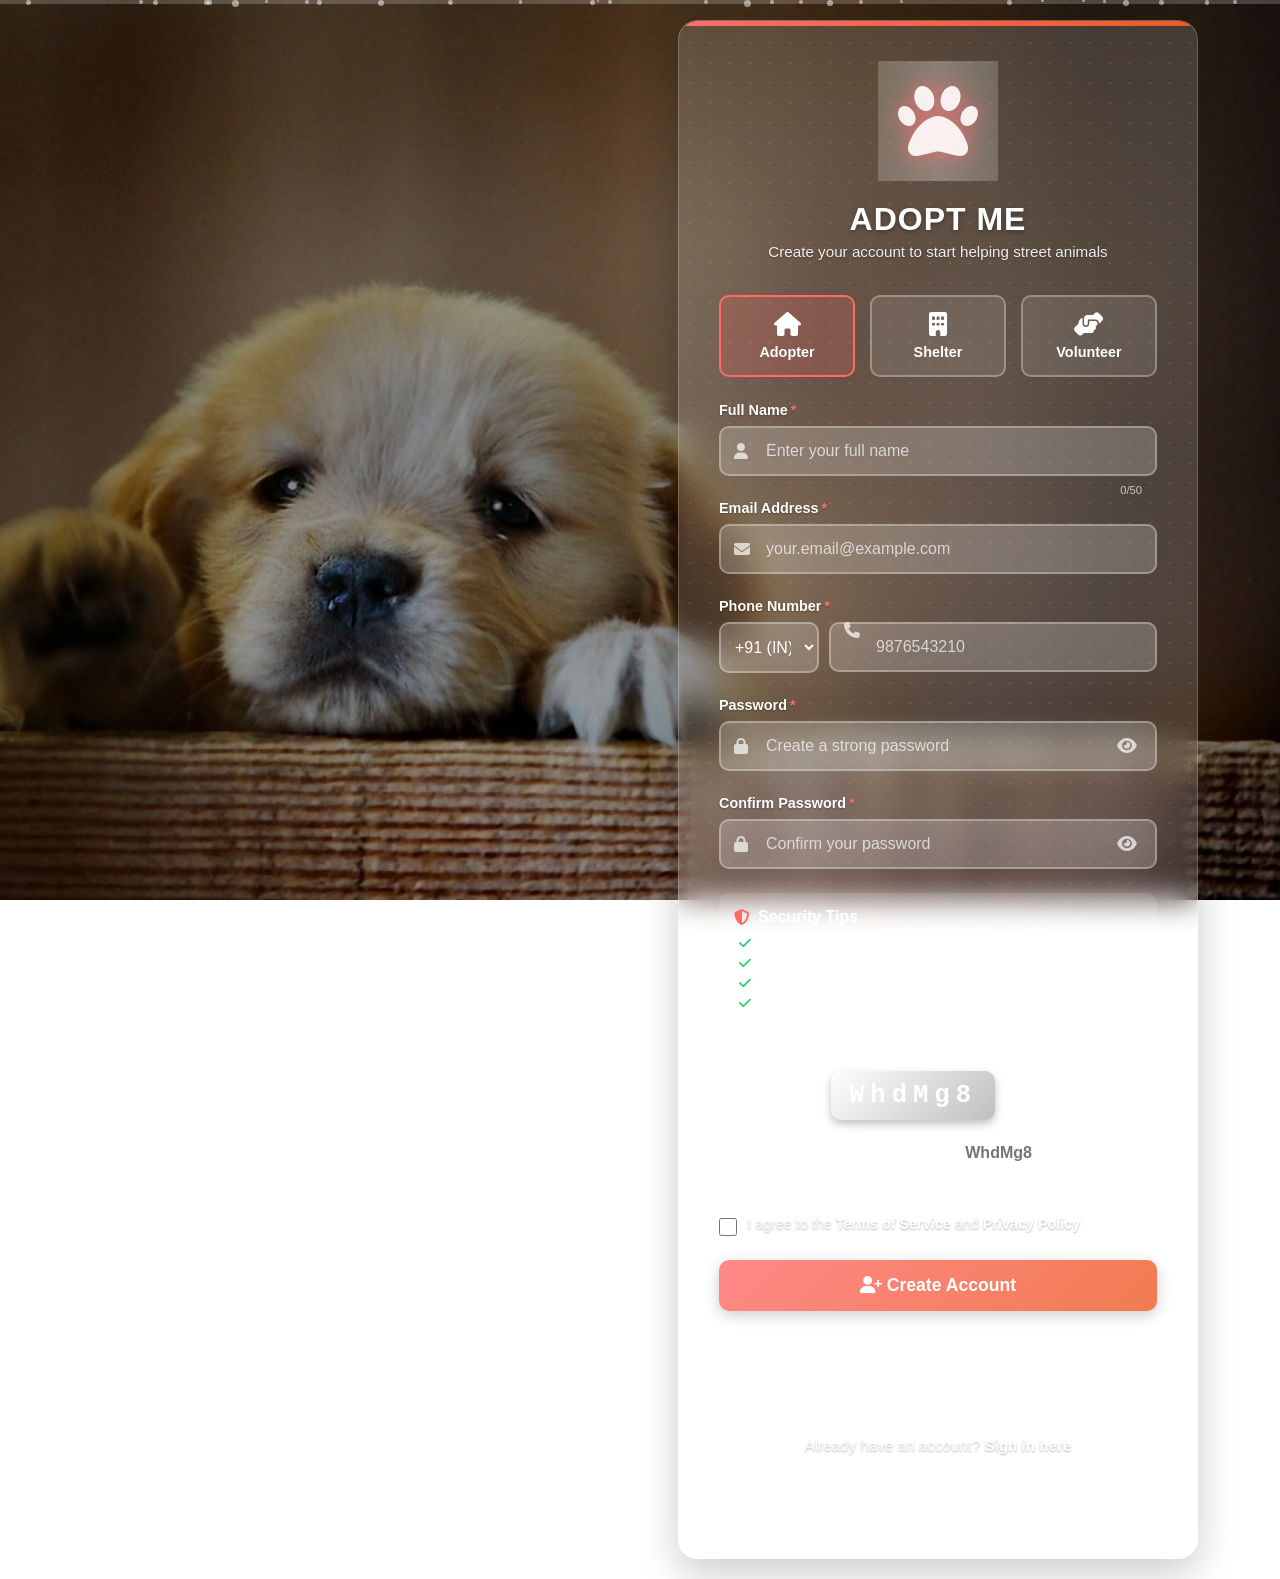
<file: register.html>
<!DOCTYPE html>
<html lang="en">
<head>
    <meta charset="UTF-8">
    <meta name="viewport" content="width=device-width, initial-scale=1.0">
    <title>Register - Adopt Me</title>
    <link rel="stylesheet" href="https://cdnjs.cloudflare.com/ajax/libs/font-awesome/6.4.0/css/all.min.css">
    <style>
    /* ===== BASE STYLES ===== */
* {
    margin: 0;
    padding: 0;
    box-sizing: border-box;
    font-family: 'Segoe UI', Tahoma, Geneva, Verdana, sans-serif;
}

html {
    scroll-behavior: smooth;
    height: 100%;
    overflow-y: auto;
}

body {
    background: url('login2.jpeg') no-repeat center center fixed;
    background-size: cover;
    min-height: 100vh;
    display: flex;
    align-items: center;
    justify-content: flex-end;
    padding: 20px;
    position: relative;
    overflow-x: hidden;
    overflow-y: auto;
}

body::before {
    content: '';
    position: fixed;
    top: 0;
    left: 0;
    width: 100%;
    height: 100%;
    background: rgba(0, 0, 0, 0.4);
    z-index: 0;
}

/* ===== SCROLL ELEMENTS ===== */
.scroll-indicator {
    position: fixed;
    top: 0;
    left: 0;
    width: 100%;
    height: 4px;
    background: rgba(255, 255, 255, 0.2);
    z-index: 1000;
}

.scroll-progress {
    height: 100%;
    background: linear-gradient(90deg, #ff6b6b, #ee5a24);
    width: 0%;
    transition: width 0.3s ease;
}

.scroll-top {
    position: fixed;
    bottom: 30px;
    right: 30px;
    width: 50px;
    height: 50px;
    background: rgba(255, 107, 107, 0.8);
    color: white;
    border: none;
    border-radius: 50%;
    font-size: 1.2rem;
    cursor: pointer;
    opacity: 0;
    visibility: hidden;
    transition: all 0.3s ease;
    z-index: 1000;
    box-shadow: 0 4px 15px rgba(0, 0, 0, 0.3);
}

.scroll-top.visible {
    opacity: 1;
    visibility: visible;
}

.scroll-top:hover {
    background: rgba(255, 107, 107, 1);
    transform: translateY(-5px);
    box-shadow: 0 6px 20px rgba(0, 0, 0, 0.4);
}

/* ===== PARTICLES BACKGROUND ===== */
.particles {
    position: fixed;
    top: 0;
    left: 0;
    width: 100%;
    height: 100%;
    overflow: hidden;
    z-index: 0;
    pointer-events: none;
}

.particle {
    position: absolute;
    background-color: rgba(255, 255, 255, 0.5);
    border-radius: 50%;
    animation: float 15s infinite linear;
}

@keyframes float {
    0% {
        transform: translateY(100vh) translateX(0);
        opacity: 0;
    }
    10% {
        opacity: 1;
    }
    90% {
        opacity: 1;
    }
    100% {
        transform: translateY(-100vh) translateX(100px);
        opacity: 0;
    }
}

/* ===== AUTH CONTAINER ===== */
.auth-container {
    width: 100%;
    max-width: 520px;
    background: rgba(255, 255, 255, 0.15);
    -webkit-backdrop-filter: blur(15px);
    backdrop-filter: blur(15px);
    padding: 40px;
    border-radius: 20px;
    box-shadow: 0 15px 40px rgba(0, 0, 0, 0.2);
    border: 1px solid rgba(255, 255, 255, 0.2);
    animation: slideInRight 0.8s cubic-bezier(0.175, 0.885, 0.32, 1.275) forwards;
    position: relative;
    z-index: 1;
    overflow: hidden;
    margin-right: 5%;
    transform: translateX(100px);
    opacity: 0;
}

@keyframes slideInRight {
    0% {
        transform: translateX(100px);
        opacity: 0;
    }
    100% {
        transform: translateX(0);
        opacity: 1;
    }
}

.auth-container::before {
    content: '';
    position: absolute;
    top: 0;
    left: 0;
    width: 100%;
    height: 5px;
    background: linear-gradient(90deg, #ff6b6b, #ee5a24, #ff6b6b);
    background-size: 200% 100%;
    animation: gradientShift 3s ease infinite;
}

@keyframes gradientShift {
    0% {
        background-position: 0% 50%;
    }
    50% {
        background-position: 100% 50%;
    }
    100% {
        background-position: 0% 50%;
    }
}

.auth-container::after {
    content: '';
    position: absolute;
    top: -50%;
    left: -50%;
    width: 200%;
    height: 200%;
    background: radial-gradient(circle, rgba(255,255,255,0.1) 1px, transparent 1px);
    background-size: 20px 20px;
    animation: moveBackground 20s linear infinite;
    z-index: -1;
}

@keyframes moveBackground {
    0% {
        transform: translate(0, 0);
    }
    100% {
        transform: translate(20px, 20px);
    }
}

/* ===== HEADER STYLES ===== */
.auth-header {
    text-align: center;
    margin-bottom: 35px;
    position: relative;
    scroll-margin-top: 20px;
}

.logo-container {
    display: flex;
    align-items: center;
    justify-content: center;
    margin-bottom: 20px;
}

.logo {
    width: 120px;
    height: 120px;
    display: flex;
    align-items: center;
    justify-content: center;
    transition: all 0.3s ease;
    position: relative;
    overflow: hidden;
    animation: pulse 2s infinite;
}

@keyframes pulse {
    0% {
        transform: scale(1);
    }
    50% {
        transform: scale(1.05);
    }
    100% {
        transform: scale(1);
    }
}

.logo:hover {
    transform: scale(1.1);
}

.logo i {
    font-size: 5rem;
    color: rgba(255, 255, 255, 0.9);
    z-index: 2;
    text-shadow: 0 0 20px rgba(255, 107, 107, 0.8);
}

.logo::after {
    content: '';
    position: absolute;
    top: -50%;
    left: -50%;
    width: 200%;
    height: 200%;
    background: linear-gradient(45deg, transparent, rgba(255,255,255,0.3), transparent);
    transform: rotate(45deg);
    transition: all 0.5s;
    animation: shine 3s infinite;
}

@keyframes shine {
    0% {
        transform: rotate(45deg) translateY(-100%);
    }
    20% {
        transform: rotate(45deg) translateY(100%);
    }
    100% {
        transform: rotate(45deg) translateY(100%);
    }
}

.brand-name {
    font-size: 2rem;
    font-weight: 700;
    color: white;
    margin-bottom: 5px;
    letter-spacing: 1px;
    text-shadow: 0 2px 4px rgba(0, 0, 0, 0.3);
    animation: fadeInDown 1s ease-out 0.3s both;
}

@keyframes fadeInDown {
    from {
        opacity: 0;
        transform: translateY(-20px);
    }
    to {
        opacity: 1;
        transform: translateY(0);
    }
}

.auth-header p {
    color: rgba(255, 255, 255, 0.9);
    font-size: 0.95rem;
    text-shadow: 0 1px 2px rgba(0, 0, 0, 0.3);
    animation: fadeInUp 1s ease-out 0.5s both;
}

@keyframes fadeInUp {
    from {
        opacity: 0;
        transform: translateY(20px);
    }
    to {
        opacity: 1;
        transform: translateY(0);
    }
}

/* ===== ACCOUNT TYPE SELECTION ===== */
.account-type {
    display: flex;
    gap: 15px;
    margin-bottom: 25px;
    animation: fadeIn 1s ease-out 0.6s both;
    scroll-margin-top: 20px;
}

.account-type-option {
    flex: 1;
    padding: 15px;
    border: 2px solid rgba(255, 255, 255, 0.3);
    border-radius: 10px;
    background: rgba(255, 255, 255, 0.1);
    color: white;
    text-align: center;
    cursor: pointer;
    transition: all 0.3s ease;
}

.account-type-option:hover {
    background: rgba(255, 255, 255, 0.2);
    transform: translateY(-3px);
}

.account-type-option.active {
    border-color: #ff6b6b;
    background: rgba(255, 107, 107, 0.2);
}

.account-type-option i {
    display: block;
    font-size: 1.5rem;
    margin-bottom: 8px;
}

.account-type-option span {
    display: block;
    font-size: 0.9rem;
    font-weight: 600;
}

/* ===== FORM STYLES ===== */
.form-group {
    margin-bottom: 24px;
    position: relative;
    animation: slideInLeft 0.8s ease-out both;
    opacity: 0;
    transform: translateY(20px);
    transition: opacity 0.6s ease, transform 0.6s ease;
    scroll-margin-top: 20px;
}

.form-group:nth-child(1) {
    animation-delay: 0.7s;
}

.form-group:nth-child(2) {
    animation-delay: 0.9s;
}

.form-group:nth-child(3) {
    animation-delay: 1.1s;
}

.form-group:nth-child(4) {
    animation-delay: 1.3s;
}

.form-group:nth-child(5) {
    animation-delay: 1.5s;
}

@keyframes slideInLeft {
    from {
        opacity: 0;
        transform: translateX(-30px);
    }
    to {
        opacity: 1;
        transform: translateX(0);
    }
}

.form-group label {
    display: block;
    margin-bottom: 8px;
    font-weight: 600;
    color: white;
    font-size: 0.9rem;
    text-shadow: 0 1px 2px rgba(0, 0, 0, 0.3);
}

.form-group label .required {
    color: #ff6b6b;
    margin-left: 3px;
}

.input-wrapper {
    position: relative;
    display: flex;
    align-items: center;
}

.input-icon {
    position: absolute;
    left: 15px;
    color: rgba(255, 255, 255, 0.7);
    font-size: 1rem;
    pointer-events: none;
    transition: color 0.3s;
}

.form-control {
    width: 100%;
    padding: 14px 15px 14px 45px;
    border: 2px solid rgba(255, 255, 255, 0.3);
    border-radius: 10px;
    font-size: 1rem;
    transition: all 0.3s ease;
    background: rgba(255, 255, 255, 0.2);
    color: white;
}

.form-control::placeholder {
    color: rgba(255, 255, 255, 0.7);
}

.form-control:hover {
    border-color: rgba(255, 255, 255, 0.5);
    background: rgba(255, 255, 255, 0.25);
    transform: translateY(-2px);
    box-shadow: 0 5px 15px rgba(0, 0, 0, 0.1);
}

.form-control:focus {
    border-color: #ff6b6b;
    outline: none;
    background: rgba(255, 255, 255, 0.3);
    box-shadow: 0 0 0 4px rgba(255, 107, 107, 0.2);
}

.form-control:focus + .input-icon {
    color: #ff6b6b;
}

/* ===== VALIDATION STYLES ===== */
.form-control.error {
    border-color: #e74c3c;
    background: rgba(231, 76, 60, 0.2);
    animation: shake 0.5s;
}

@keyframes shake {
    0%, 100% { transform: translateX(0); }
    10%, 30%, 50%, 70%, 90% { transform: translateX(-5px); }
    20%, 40%, 60%, 80% { transform: translateX(5px); }
}

.form-control.success {
    border-color: #2ecc71;
    background: rgba(46, 204, 113, 0.2);
}

.input-validation {
    position: absolute;
    right: 45px;
    color: white;
    font-size: 1rem;
    pointer-events: none;
    opacity: 0;
    transition: opacity 0.3s;
}

.input-validation.show {
    opacity: 1;
    animation: bounceIn 0.5s;
}

@keyframes bounceIn {
    0% {
        transform: scale(0);
    }
    50% {
        transform: scale(1.2);
    }
    100% {
        transform: scale(1);
    }
}

.input-validation.error {
    color: #e74c3c;
}

.input-validation.success {
    color: #2ecc71;
}

.input-feedback {
    font-size: 0.8rem;
    margin-top: 5px;
    display: none;
    color: white;
    text-shadow: 0 1px 2px rgba(0, 0, 0, 0.3);
}

.input-feedback.show {
    display: block;
    animation: fadeIn 0.5s;
}

@keyframes fadeIn {
    from { opacity: 0; }
    to { opacity: 1; }
}

.input-feedback.error {
    color: #e74c3c;
}

.input-feedback.success {
    color: #2ecc71;
}

.character-count {
    position: absolute;
    right: 15px;
    bottom: -20px;
    font-size: 0.7rem;
    color: rgba(255, 255, 255, 0.7);
}

/* ===== PASSWORD STYLES ===== */
.toggle-password {
    position: absolute;
    right: 15px;
    background: none;
    border: none;
    color: rgba(255, 255, 255, 0.7);
    cursor: pointer;
    font-size: 1.1rem;
    padding: 5px;
    transition: all 0.3s;
    z-index: 10;
}

.toggle-password:hover {
    color: #ff6b6b;
    transform: scale(1.1) rotate(10deg);
}

.password-strength {
    margin-top: 8px;
    height: 5px;
    background: rgba(255, 255, 255, 0.3);
    border-radius: 3px;
    overflow: hidden;
    display: none;
}

.password-strength.show {
    display: block;
    animation: slideDown 0.3s ease-out;
}

@keyframes slideDown {
    from {
        opacity: 0;
        max-height: 0;
    }
    to {
        opacity: 1;
        max-height: 20px;
    }
}

.password-strength-meter {
    height: 100%;
    width: 0;
    border-radius: 3px;
    transition: width 0.3s, background-color 0.3s;
}

.password-strength-meter.weak {
    width: 25%;
    background-color: #e74c3c;
}

.password-strength-meter.fair {
    width: 50%;
    background-color: #f39c12;
}

.password-strength-meter.good {
    width: 75%;
    background-color: #3498db;
}

.password-strength-meter.strong {
    width: 100%;
    background-color: #2ecc71;
}

.password-requirements {
    margin-top: 8px;
    font-size: 0.8rem;
    color: rgba(255, 255, 255, 0.8);
    display: none;
    text-shadow: 0 1px 2px rgba(0, 0, 0, 0.3);
}

.password-requirements.show {
    display: block;
    animation: slideDown 0.3s ease-out;
}

.requirement {
    display: flex;
    align-items: center;
    margin-bottom: 3px;
    transition: color 0.3s;
}

.requirement i {
    margin-right: 5px;
    font-size: 0.7rem;
}

.requirement.valid {
    color: #2ecc71;
}

.requirement.invalid {
    color: #e74c3c;
}

/* ===== PHONE INPUT STYLES ===== */
.phone-input-group {
    display: flex;
    gap: 10px;
}

.country-code {
    width: 100px;
    padding: 14px 10px;
    border: 2px solid rgba(255, 255, 255, 0.3);
    border-radius: 10px;
    font-size: 1rem;
    background: rgba(255, 255, 255, 0.2);
    color: white;
    transition: all 0.3s ease;
}

.country-code:focus {
    border-color: #ff6b6b;
    outline: none;
    background: rgba(255, 255, 255, 0.3);
}

.phone-wrapper {
    flex: 1;
    position: relative;
}

.phone-wrapper .input-icon {
    left: 15px;
}

.phone-wrapper .input-validation {
    right: 15px;
}

/* ===== VERIFICATION INPUT STYLES ===== */
.verification-input {
    display: flex;
    gap: 10px;
    justify-content: center;
    margin: 20px 0;
}

.verification-input input {
    width: 50px;
    height: 50px;
    text-align: center;
    font-size: 1.5rem;
    font-weight: bold;
    border: 2px solid rgba(255, 255, 255, 0.3);
    border-radius: 10px;
    background: rgba(255, 255, 255, 0.2);
    color: white;
    transition: all 0.3s ease;
}

.verification-input input:focus {
    border-color: #ff6b6b;
    outline: none;
    background: rgba(255, 255, 255, 0.3);
}

/* ===== CHECKBOX STYLES ===== */
.checkbox-group {
    display: flex;
    align-items: flex-start;
    gap: 10px;
    margin-bottom: 24px;
    animation: fadeIn 1s ease-out 1.7s both;
    opacity: 0;
    transform: translateY(20px);
    transition: opacity 0.6s ease, transform 0.6s ease;
    scroll-margin-top: 20px;
}

.checkbox-group input[type="checkbox"] {
    margin-top: 4px;
    width: 18px;
    height: 18px;
    cursor: pointer;
    accent-color: #ff6b6b;
}

.checkbox-group label {
    font-size: 0.9rem;
    color: rgba(255, 255, 255, 0.9);
    cursor: pointer;
    line-height: 1.5;
    text-shadow: 0 1px 2px rgba(0, 0, 0, 0.3);
}

.checkbox-group a {
    color: white;
    text-decoration: none;
    font-weight: 600;
}

.checkbox-group a:hover {
    text-decoration: underline;
}

/* ===== SECURITY TIPS STYLES ===== */
.security-tips {
    background: rgba(255, 255, 255, 0.1);
    border-radius: 10px;
    padding: 15px;
    margin-bottom: 24px;
    animation: fadeIn 1s ease-out 1.8s both;
    opacity: 0;
    transform: translateY(20px);
    transition: opacity 0.6s ease, transform 0.6s ease;
    scroll-margin-top: 20px;
}

.security-tips h3 {
    color: white;
    font-size: 1rem;
    margin-bottom: 10px;
    display: flex;
    align-items: center;
}

.security-tips h3 i {
    margin-right: 8px;
    color: #ff6b6b;
}

.security-tips ul {
    list-style: none;
    color: rgba(255, 255, 255, 0.8);
    font-size: 0.85rem;
    padding-left: 25px;
}

.security-tips li {
    margin-bottom: 5px;
    position: relative;
}

.security-tips li::before {
    content: '\f00c';
    font-family: 'Font Awesome 6 Free';
    font-weight: 900;
    position: absolute;
    left: -20px;
    color: #2ecc71;
}

/* ===== CAPTCHA STYLES ===== */
.captcha-container {
    background: rgba(255, 255, 255, 0.08);
    backdrop-filter: blur(10px);
    border: 1px solid rgba(255, 255, 255, 0.15);
    border-radius: 12px;
    padding: 15px 18px;
    margin-bottom: 24px;
    display: flex;
    align-items: center;
    justify-content: space-between;
    flex-wrap: wrap;
    gap: 12px;
    width: 100%;
    max-width: 100%;
    box-sizing: border-box;
    overflow: hidden;
}

.captcha-left {
    display: flex;
    align-items: center;
    justify-content: center;
    gap: 8px;
    flex: 1 1 auto;
    min-width: 0;
}

.captcha-code {
    font-family: 'Courier New', monospace;
    font-size: 1.6rem;
    font-weight: bold;
    color: #fff;
    letter-spacing: 6px;
    padding: 10px 18px;
    border-radius: 10px;
    user-select: none;
    text-align: center;
    flex-shrink: 0;
    background: linear-gradient(135deg, rgba(255,255,255,0.15), rgba(0,0,0,0.25));
    box-shadow: 0 4px 8px rgba(0,0,0,0.25);
}

.captcha-refresh {
    background: rgba(255,255,255,0.15);
    border: 2px solid rgba(255,255,255,0.25);
    color: white;
    border-radius: 50%;
    padding: 10px;
    width: 42px;
    height: 42px;
    display: flex;
    align-items: center;
    justify-content: center;
    cursor: pointer;
    transition: all 0.3s ease;
    flex-shrink: 0;
}

.captcha-refresh:hover {
    background: rgba(255, 255, 255, 0.25);
    transform: rotate(180deg);
}

.captcha-input-wrapper {
    display: flex;
    align-items: center;
    justify-content: center;
    gap: 10px;
    flex: 1 1 100%;
    max-width: 100%;
    box-sizing: border-box;
}

.captcha-label {
    color: rgba(255,255,255,0.8);
    font-size: 0.9rem;
    white-space: nowrap;
}

.captcha-input {
    flex: 1 1 auto;
    min-width: 0;
    padding: 10px 12px;
    border: 2px solid rgba(255, 255, 255, 0.3);
    border-radius: 8px;
    background: rgba(255, 255, 255, 0.15);
    color: #fff;
    text-align: center;
    font-weight: 600;
    font-size: 1rem;
    transition: all 0.3s ease;
}

.captcha-input:focus {
    border-color: #ff6b6b;
    background: rgba(255, 255, 255, 0.25);
    box-shadow: 0 0 6px rgba(255, 107, 107, 0.25);
}

/* ===== BUTTON STYLES ===== */
.btn {
    display: block;
    width: 100%;
    background: linear-gradient(135deg, rgba(255, 107, 107, 0.8), rgba(238, 90, 36, 0.8));
    color: white;
    padding: 15px;
    border: none;
    border-radius: 10px;
    font-size: 1.1rem;
    font-weight: bold;
    cursor: pointer;
    transition: all 0.3s ease;
    position: relative;
    overflow: hidden;
    box-shadow: 0 4px 15px rgba(0, 0, 0, 0.2);
    animation: fadeInUp 1s ease-out 2.1s both;
    opacity: 0;
    transform: translateY(20px);
    transition: opacity 0.6s ease, transform 0.6s ease;
    scroll-margin-top: 20px;
}

.btn::before {
    content: '';
    position: absolute;
    top: 0;
    left: -100%;
    width: 100%;
    height: 100%;
    background: linear-gradient(90deg, transparent, rgba(255,255,255,0.3), transparent);
    transition: left 0.5s;
}

.btn:hover::before {
    left: 100%;
}

.btn:hover {
    transform: translateY(-3px);
    box-shadow: 0 10px 25px rgba(0, 0, 0, 0.3);
    background: linear-gradient(135deg, rgba(255, 107, 107, 0.9), rgba(238, 90, 36, 0.9));
}

.btn:active {
    transform: translateY(-1px);
}

.btn:disabled {
    background: rgba(255, 255, 255, 0.3);
    cursor: not-allowed;
    transform: none;
}

.btn .spinner {
    display: none;
    width: 20px;
    height: 20px;
    border: 3px solid rgba(255, 255, 255, 0.3);
    border-top-color: white;
    border-radius: 50%;
    animation: spin 0.8s linear infinite;
    margin-right: 10px;
}

@keyframes spin {
    to { transform: rotate(360deg); }
}

.btn.loading .spinner {
    display: inline-block;
}

.btn.loading .btn-text {
    display: none;
}

/* ===== SOCIAL LOGIN STYLES ===== */
.social-login {
    margin-top: 20px;
    text-align: center;
    animation: fadeIn 1s ease-out 2.3s both;
    opacity: 0;
    transform: translateY(20px);
    transition: opacity 0.6s ease, transform 0.6s ease;
    scroll-margin-top: 20px;
}

.social-login p {
    color: rgba(255, 255, 255, 0.8);
    margin-bottom: 15px;
    font-size: 0.9rem;
    position: relative;
}

.social-login p::before,
.social-login p::after {
    content: '';
    position: absolute;
    top: 50%;
    width: 30%;
    height: 1px;
    background: rgba(255, 255, 255, 0.3);
}

.social-login p::before {
    left: 0;
}

.social-login p::after {
    right: 0;
}

.social-buttons {
    display: flex;
    gap: 10px;
    justify-content: center;
}

.social-btn {
    display: flex;
    align-items: center;
    justify-content: center;
    width: 50px;
    height: 50px;
    border-radius: 50%;
    background: rgba(255, 255, 255, 0.2);
    border: 1px solid rgba(255, 255, 255, 0.3);
    color: white;
    font-size: 1.2rem;
    transition: all 0.3s ease;
}

.social-btn:hover {
    background: rgba(255, 255, 255, 0.3);
    transform: translateY(-3px);
    box-shadow: 0 5px 15px rgba(0, 0, 0, 0.2);
}

.social-btn.google:hover {
    background: #db4437;
}

.social-btn.facebook:hover {
    background: #3b5998;
}

.social-btn.twitter:hover {
    background: #1da1f2;
}

/* ===== FOOTER STYLES ===== */
.auth-footer {
    text-align: center;
    margin-top: 25px;
    color: rgba(255, 255, 255, 0.9);
    font-size: 0.95rem;
    text-shadow: 0 1px 2px rgba(0, 0, 0, 0.3);
    animation: fadeIn 1s ease-out 2.5s both;
    opacity: 0;
    transform: translateY(20px);
    transition: opacity 0.6s ease, transform 0.6s ease;
    scroll-margin-top: 20px;
}

.auth-footer a {
    color: white;
    text-decoration: none;
    font-weight: 600;
    position: relative;
    transition: color 0.3s;
}

.auth-footer a:hover {
    color: #ff6b6b;
}

.auth-footer a::after {
    content: '';
    position: absolute;
    bottom: -2px;
    left: 0;
    width: 0;
    height: 2px;
    background: white;
    transition: width 0.3s;
}

.auth-footer a:hover::after {
    width: 100%;
}

.terms {
    margin-top: 20px;
    font-size: 0.85rem;
    color: rgba(255, 255, 255, 0.7);
    text-align: center;
    line-height: 1.6;
    animation: fadeIn 1s ease-out 2.7s both;
    opacity: 0;
    transform: translateY(20px);
    transition: opacity 0.6s ease, transform 0.6s ease;
    scroll-margin-top: 20px;
}

.terms a {
    color: white;
    text-decoration: none;
}

.terms a:hover {
    text-decoration: underline;
}

/* ===== NOTIFICATION STYLES ===== */
.notification {
    position: fixed;
    top: -100px;
    left: 50%;
    transform: translateX(-50%);
    min-width: 300px;
    max-width: 500px;
    background: rgba(255, 255, 255, 0.95);
    -webkit-backdrop-filter: blur(10px);
    backdrop-filter: blur(10px);
    padding: 20px 25px;
    border-radius: 12px;
    box-shadow: 0 10px 40px rgba(0, 0, 0, 0.3);
    display: flex;
    align-items: center;
    gap: 15px;
    z-index: 10000;
    transition: top 0.5s cubic-bezier(0.68, -0.55, 0.265, 1.55);
}

.notification.show {
    top: 30px;
}

.notification-icon {
    font-size: 2rem;
    flex-shrink: 0;
    animation: pulse 1.5s infinite;
}

.notification.success .notification-icon {
    color: #2ecc71;
}

.notification.error .notification-icon {
    color: #e74c3c;
}

.notification.warning .notification-icon {
    color: #f39c12;
}

.notification-content {
    flex: 1;
}

.notification-title {
    font-weight: 700;
    font-size: 1.1rem;
    margin-bottom: 5px;
    color: #333;
}

.notification-message {
    font-size: 0.9rem;
    color: #666;
}

.notification-close {
    background: none;
    border: none;
    font-size: 1.5rem;
    color: #999;
    cursor: pointer;
    padding: 0;
    width: 30px;
    height: 30px;
    display: flex;
    align-items: center;
    justify-content: center;
    border-radius: 50%;
    transition: all 0.3s;
    flex-shrink: 0;
}

.notification-close:hover {
    background: #f0f0f0;
    color: #333;
}

.notification-progress {
    position: absolute;
    bottom: 0;
    left: 0;
    height: 4px;
    background: linear-gradient(90deg, #ff6b6b, #ee5a24);
    border-radius: 0 0 12px 12px;
    animation: progress 3s linear;
}

@keyframes progress {
    from { width: 100%; }
    to { width: 0%; }
}

/* ===== MODAL STYLES ===== */
.modal {
    display: none;
    position: fixed;
    top: 0;
    left: 0;
    width: 100%;
    height: 100%;
    background: rgba(0, 0, 0, 0.7);
    z-index: 1000;
    align-items: center;
    justify-content: center;
    overflow-y: auto;
}

.modal.show {
    display: flex;
}

.modal-content {
    background: white;
    border-radius: 15px;
    padding: 30px;
    max-width: 500px;
    width: 90%;
    max-height: 80vh;
    overflow-y: auto;
    position: relative;
    animation: modalSlideIn 0.5s ease-out;
    margin: 20px;
}

@keyframes modalSlideIn {
    from {
        transform: translateY(-50px);
        opacity: 0;
    }
    to {
        transform: translateY(0);
        opacity: 1;
    }
}

.modal-header {
    display: flex;
    justify-content: space-between;
    align-items: center;
    margin-bottom: 20px;
    border-bottom: 1px solid #eee;
    padding-bottom: 15px;
    position: sticky;
    top: 0;
    background: white;
    z-index: 10;
}

.modal-title {
    font-size: 1.5rem;
    color: #333;
    margin: 0;
}

.modal-close {
    background: none;
    border: none;
    font-size: 1.5rem;
    color: #999;
    cursor: pointer;
    padding: 0;
    width: 30px;
    height: 30px;
    display: flex;
    align-items: center;
    justify-content: center;
    border-radius: 50%;
    transition: all 0.3s;
}

.modal-close:hover {
    background: #f0f0f0;
    color: #333;
}

.modal-body {
    color: #555;
    line-height: 1.6;
}

.modal-body h3 {
    color: #333;
    margin: 20px 0 10px;
    scroll-margin-top: 80px;
}

.modal-body ul {
    padding-left: 20px;
    margin: 10px 0;
}

.modal-body li {
    margin-bottom: 8px;
}

/* ===== SCROLLBAR STYLES ===== */
::-webkit-scrollbar {
    width: 10px;
}

::-webkit-scrollbar-track {
    background: rgba(255, 255, 255, 0.1);
    border-radius: 10px;
}

::-webkit-scrollbar-thumb {
    background: rgba(255, 255, 255, 0.3);
    border-radius: 10px;
}

::-webkit-scrollbar-thumb:hover {
    background: rgba(255, 255, 255, 0.5);
}

.modal-content::-webkit-scrollbar {
    width: 8px;
}

.modal-content::-webkit-scrollbar-track {
    background: #f1f1f1;
    border-radius: 10px;
}

.modal-content::-webkit-scrollbar-thumb {
    background: #888;
    border-radius: 10px;
}

.modal-content::-webkit-scrollbar-thumb:hover {
    background: #555;
}

/* ===== ANIMATION STYLES ===== */
.fade-in {
    opacity: 0;
    transform: translateY(20px);
    transition: opacity 0.6s ease, transform 0.6s ease;
}

.fade-in.visible {
    opacity: 1;
    transform: translateY(0);
}

.smooth-scroll {
    scroll-margin-top: 80px;
}

/* ===== RESPONSIVE STYLES ===== */
@media (max-width: 1200px) {
    .auth-container {
        margin-right: 3%;
    }
}

@media (max-width: 992px) {
    .auth-container {
        margin-right: 1%;
    }
}

@media (max-width: 768px) {
    .auth-container {
        margin: 0 auto;
        max-width: 95%;
        padding: 30px 20px;
    }
    
    .brand-name {
        font-size: 1.8rem;
    }
    
    .phone-input-group {
        flex-direction: column;
        gap: 10px;
    }
    
    .country-code {
        width: 100%;
    }
    
    .captcha-container {
        flex-direction: column;
        align-items: center;
        gap: 15px;
        text-align: center;
    }

    .captcha-left {
        flex-direction: column;
    }

    .captcha-input-wrapper {
        max-width: 100%;
    }

    .captcha-code {
        font-size: 1.6rem;
        letter-spacing: 6px;
        padding: 10px 16px;
    }

    .captcha-refresh {
        width: 44px;
        height: 44px;
        font-size: 1.1rem;
    }
    
    .scroll-top {
        bottom: 15px;
        right: 15px;
        width: 45px;
        height: 45px;
        font-size: 1.1rem;
    }
}

@media (max-width: 576px) {
    .auth-container {
        max-width: 100%;
        padding: 25px 15px;
    }
    
    .brand-name {
        font-size: 1.7rem;
    }
    
    .logo {
        width: 100px;
        height: 100px;
    }
    
    .logo i {
        font-size: 4rem;
    }
    
    .form-control {
        padding: 12px 15px 12px 45px;
        font-size: 0.95rem;
    }
    
    .btn {
        padding: 13px;
        font-size: 1rem;
    }
    
    .account-type {
        gap: 10px;
    }
    
    .account-type-option {
        padding: 12px;
    }
    
    .account-type-option i {
        font-size: 1.3rem;
    }
    
    .account-type-option span {
        font-size: 0.85rem;
    }
}

@media (max-width: 425px) {
    body {
        padding: 15px;
    }

    .auth-container {
        padding: 20px 15px;
    }

    .brand-name {
        font-size: 1.6rem;
    }

    .auth-header p {
        font-size: 0.9rem;
    }

    .form-group {
        margin-bottom: 18px;
    }
    
    .account-type {
        flex-direction: column;
        gap: 10px;
    }
    
    .captcha-code {
        font-size: 1.4rem;
        letter-spacing: 4px;
    }

    .captcha-refresh {
        width: 38px;
        height: 38px;
        font-size: 1rem;
    }

    .modal-content {
        margin: 8px;
        padding: 18px;
    }
    
    .form-control {
        padding: 11px 15px 11px 45px;
        font-size: 0.9rem;
    }
    
    .btn {
        padding: 12px;
        font-size: 0.95rem;
    }
    
    .social-btn {
        width: 45px;
        height: 45px;
        font-size: 1.1rem;
    }
    
    .auth-footer {
        font-size: 0.9rem;
    }
    
    .terms {
        font-size: 0.8rem;
    }
}

@media (max-width: 375px) {
    .auth-container {
        padding: 18px 12px;
    }
    
    .brand-name {
        font-size: 1.5rem;
    }
    
    .logo {
        width: 90px;
        height: 90px;
    }
    
    .logo i {
        font-size: 3.5rem;
    }
    
    .form-control {
        padding: 10px 15px 10px 45px;
        font-size: 0.85rem;
    }
    
    .btn {
        padding: 11px;
        font-size: 0.9rem;
    }
    
    .account-type-option {
        padding: 10px;
    }
    
    .account-type-option i {
        font-size: 1.2rem;
    }
    
    .account-type-option span {
        font-size: 0.8rem;
    }
    
    .social-btn {
        width: 40px;
        height: 40px;
        font-size: 1rem;
    }
    
    .auth-footer {
        font-size: 0.85rem;
    }
    
    .terms {
        font-size: 0.75rem;
    }
}

@media (max-width: 320px) {
    .auth-container {
        padding: 15px 10px;
    }
    
    .brand-name {
        font-size: 1.4rem;
    }
    
    .logo {
        width: 80px;
        height: 80px;
    }
    
    .logo i {
        font-size: 3rem;
    }
    
    .form-control {
        padding: 9px 15px 9px 45px;
        font-size: 0.8rem;
    }
    
    .btn {
        padding: 10px;
        font-size: 0.85rem;
    }
    
    .account-type-option {
        padding: 8px;
    }
    
    .account-type-option i {
        font-size: 1.1rem;
    }
    
    .account-type-option span {
        font-size: 0.75rem;
    }
    
    .social-btn {
        width: 35px;
        height: 35px;
        font-size: 0.9rem;
    }
    
    .auth-footer {
        font-size: 0.8rem;
    }
    
    .terms {
        font-size: 0.7rem;
    }
}
    </style>
</head>
<body>
    <!-- Scroll indicator -->
    <div class="scroll-indicator">
        <div class="scroll-progress" id="scrollProgress"></div>
    </div>

    <!-- Scroll to top button -->
    <button class="scroll-top" id="scrollTop" title="Scroll to top">
        <i class="fas fa-arrow-up"></i>
    </button>

    <!-- Animated particles background -->
    <div class="particles" id="particles"></div>

    <!-- Main register container -->
    <div class="auth-container" id="authContainer">
        <!-- Header section with logo and title -->
        <div class="auth-header">
            <div class="logo-container">
                <div class="logo">
                    <i class="fas fa-paw"></i>
                </div>
            </div>
            <h1 class="brand-name">ADOPT ME</h1>
            <p>Create your account to start helping street animals</p>
        </div>

        <!-- Account type selection -->
        <div class="account-type fade-in" id="accountTypeSection">
            <div class="account-type-option active" data-type="adopter">
                <i class="fas fa-home"></i>
                <span>Adopter</span>
            </div>
            <div class="account-type-option" data-type="shelter">
                <i class="fas fa-building"></i>
                <span>Shelter</span>
            </div>
            <div class="account-type-option" data-type="volunteer">
                <i class="fas fa-hands-helping"></i>
                <span>Volunteer</span>
            </div>
        </div>

        <!-- Registration form -->
        <form id="registerForm" novalidate>
            <!-- Full name field -->
            <div class="form-group fade-in" id="nameSection">
                <label for="name">Full Name<span class="required">*</span></label>
                <div class="input-wrapper">
                    <input
                        type="text"
                        id="name"
                        class="form-control"
                        placeholder="Enter your full name"
                        autocomplete="name"
                        required
                        minlength="3"
                        maxlength="50"
                    >
                    <i class="fas fa-user input-icon"></i>
                    <i class="fas input-validation"></i>
                    <div class="character-count">0/50</div>
                </div>
                <div class="input-feedback"></div>
            </div>

            <!-- Email field -->
            <div class="form-group fade-in" id="emailSection">
                <label for="email">Email Address<span class="required">*</span></label>
                <div class="input-wrapper">
                    <input
                        type="email"
                        id="email"
                        class="form-control"
                        placeholder="your.email@example.com"
                        autocomplete="email"
                        required
                    >
                    <i class="fas fa-envelope input-icon"></i>
                    <i class="fas input-validation"></i>
                </div>
                <div class="input-feedback"></div>
            </div>

            <!-- Phone number field -->
           <!-- Phone number field -->
<div class="form-group fade-in" id="phoneSection">
    <label for="phone">Phone Number<span class="required">*</span></label>
    <div class="phone-input-group">
        <select id="countryCode" class="country-code" required>
            <option value="+1">+1 (US)</option>
            <option value="+91" selected>+91 (IN)</option>
            <option value="+44">+44 (UK)</option>
            <option value="+61">+61 (AU)</option>
            <option value="+81">+81 (JP)</option>
            <option value="+86">+86 (CN)</option>
        </select>
        <div class="phone-wrapper">
            <input
                type="tel"
                id="phone"
                class="form-control phone-number"
                placeholder="9876543210"
                autocomplete="tel"
                required
                pattern="[0-9]{10}"
                maxlength="10"
            >
            <i class="fas fa-phone input-icon"></i>
            <i class="fas input-validation"></i>
        </div>
    </div>
    <div class="input-feedback"></div>
</div>

            <!-- Password field -->
            <div class="form-group fade-in" id="passwordSection">
                <label for="password">Password<span class="required">*</span></label>
                <div class="input-wrapper">
                    <input
                        type="password"
                        id="password"
                        class="form-control"
                        placeholder="Create a strong password"
                        autocomplete="new-password"
                        required
                        minlength="8"
                        maxlength="20"
                    >
                    <i class="fas fa-lock input-icon"></i>
                    <button type="button" class="toggle-password" id="togglePassword" aria-label="Toggle password visibility">
                        <i class="fas fa-eye"></i>
                    </button>
                    <i class="fas input-validation"></i>
                </div>
                <!-- Password strength meter -->
                <div class="password-strength" id="passwordStrength">
                    <div class="password-strength-meter"></div>
                </div>
                <!-- Password requirements checklist -->
                <div class="password-requirements" id="passwordRequirements">
                    <div class="requirement" id="length">
                        <i class="fas fa-circle"></i> 8-20 characters
                    </div>
                    <div class="requirement" id="uppercase">
                        <i class="fas fa-circle"></i> At least 1 uppercase letter
                    </div>
                    <div class="requirement" id="lowercase">
                        <i class="fas fa-circle"></i> At least 1 lowercase letter
                    </div>
                    <div class="requirement" id="number">
                        <i class="fas fa-circle"></i> At least 1 number
                    </div>
                    <div class="requirement" id="special">
                        <i class="fas fa-circle"></i> At least 1 special character
                    </div>
                </div>
                <div class="input-feedback"></div>
            </div>

            <!-- Confirm password field -->
            <div class="form-group fade-in" id="confirmPasswordSection">
                <label for="confirmPassword">Confirm Password<span class="required">*</span></label>
                <div class="input-wrapper">
                    <input
                        type="password"
                        id="confirmPassword"
                        class="form-control"
                        placeholder="Confirm your password"
                        autocomplete="new-password"
                        required
                    >
                    <i class="fas fa-lock input-icon"></i>
                    <button type="button" class="toggle-password" id="toggleConfirmPassword" aria-label="Toggle confirm password visibility">
                        <i class="fas fa-eye"></i>
                    </button>
                    <i class="fas input-validation"></i>
                </div>
                <div class="input-feedback"></div>
            </div>

            <!-- Security tips -->
            <div class="security-tips fade-in" id="securityTipsSection">
                <h3><i class="fas fa-shield-alt"></i> Security Tips</h3>
                <ul>
                    <li>Use a strong password with letters, numbers, and symbols</li>
                    <li>Don't use passwords from other websites</li>
                    <li>Consider using a password manager</li>
                    <li>Never share your password with anyone</li>
                </ul>
            </div>

            <!-- CAPTCHA -->
            <div class="captcha-container fade-in" id="captchaSection">
                <div class="captcha-left">
                    <div class="captcha-code" id="captchaCode">ABC123</div>
                    <button class="captcha-refresh" id="refreshCaptcha" title="Refresh CAPTCHA">
                        <i class="fas fa-sync-alt"></i>
                    </button>
                </div>
                <div class="captcha-input-wrapper">
                    <label class="captcha-label" for="captchaInput">Enter CAPTCHA:</label>
                    <input type="text" id="captchaInput" class="captcha-input" placeholder="ABC123" maxlength="6">
                </div>
            </div>

            <!-- Terms & conditions checkbox -->
            <div class="checkbox-group fade-in" id="termsSection">
                <input type="checkbox" id="terms" required>
                <label for="terms">
                    I agree to the <a href="#" id="termsLink">Terms of Service</a> and <a href="#" id="privacyLink">Privacy Policy</a>
                </label>
            </div>

            <!-- Submit button -->
            <button type="submit" class="btn fade-in" id="submitBtn">
                <span class="spinner"></span>
                <span class="btn-text">
                    <i class="fas fa-user-plus"></i>
                    Create Account
                </span>
            </button>
        </form>

        <!-- Social login options -->
        <div class="social-login fade-in" id="socialLoginSection">
            <p>Or sign up with</p>
            <div class="social-buttons">
                <button class="social-btn google" title="Sign up with Google">
                    <i class="fab fa-google"></i>
                </button>
                <button class="social-btn facebook" title="Sign up with Facebook">
                    <i class="fab fa-facebook-f"></i>
                </button>
                <button class="social-btn twitter" title="Sign up with Twitter">
                    <i class="fab fa-twitter"></i>
                </button>
            </div>
        </div>

        <!-- Footer with login link -->
        <div class="auth-footer fade-in" id="footerSection">
            Already have an account? <a href="login.html">Sign in here</a>
        </div>

        <!-- Terms text -->
        <div class="terms fade-in" id="termsTextSection">
            By creating an account, you agree to our Terms of Service and Privacy Policy. We're committed to protecting your data.
        </div>
    </div>

    <!-- Terms Modal -->
    <div class="modal" id="termsModal">
        <div class="modal-content">
            <div class="modal-header">
                <h2 class="modal-title">Terms of Service</h2>
                <button class="modal-close" id="closeTermsModal">
                    <i class="fas fa-times"></i>
                </button>
            </div>
            <div class="modal-body">
                <h3 class="smooth-scroll">1. Acceptance of Terms</h3>
                <p>By creating an account with Adopt Me, you agree to be bound by these Terms of Service and all applicable laws and regulations.</p>
                
                <h3 class="smooth-scroll">2. Use License</h3>
                <p>Permission is granted to temporarily download one copy of the materials on Adopt Me's website for personal, non-commercial transitory viewing only.</p>
                
                <h3 class="smooth-scroll">3. Disclaimer</h3>
                <p>The materials on Adopt Me's website are provided on an 'as is' basis. Adopt Me makes no warranties, expressed or implied, and hereby disclaims and negates all other warranties including without limitation, implied warranties or conditions of merchantability, fitness for a particular purpose, or non-infringement of intellectual property or other violation of rights.</p>
                
                <h3 class="smooth-scroll">4. Limitations</h3>
                <p>In no event shall Adopt Me or its suppliers be liable for any damages (including, without limitation, damages for loss of data or profit, or due to business interruption) arising out of the use or inability to use the materials on Adopt Me's website.</p>
                
                <h3 class="smooth-scroll">5. Accuracy of Materials</h3>
                <p>The materials appearing on Adopt Me's website could include technical, typographical, or photographic errors. Adopt Me does not warrant that any of the materials on its website are accurate, complete, or current.</p>
                
                <h3 class="smooth-scroll">6. Links</h3>
                <p>Adopt Me has not reviewed all of the sites linked to its website and is not responsible for the contents of any such linked site.</p>
                
                <h3 class="smooth-scroll">7. Modifications</h3>
                <p>Adopt Me may revise these terms of service for its website at any time without notice. By using this website, you are agreeing to be bound by the then current version of these terms of service.</p>
                
                <h3 class="smooth-scroll">8. Governing Law</h3>
                <p>These terms and conditions are governed by and construed in accordance with the laws of [Your State/Country] and you irrevocably submit to the exclusive jurisdiction of the courts in that State or location.</p>
            </div>
        </div>
    </div>

    <!-- Privacy Policy Modal -->
    <div class="modal" id="privacyModal">
        <div class="modal-content">
            <div class="modal-header">
                <h2 class="modal-title">Privacy Policy</h2>
                <button class="modal-close" id="closePrivacyModal">
                    <i class="fas fa-times"></i>
                </button>
            </div>
            <div class="modal-body">
                <h3 class="smooth-scroll">1. Information We Collect</h3>
                <p>We collect information you provide directly to us, such as when you create an account, use our services, or contact us for support.</p>
                
                <h3 class="smooth-scroll">2. How We Use Your Information</h3>
                <p>We use the information we collect to provide, maintain, and improve our services, process transactions, send you technical notices and support messages, and respond to your comments and questions.</p>
                
                <h3 class="smooth-scroll">3. Information Sharing</h3>
                <p>We do not sell, trade, or otherwise transfer your personal information to third parties without your consent, except as described in this Privacy Policy.</p>
                
                <h3 class="smooth-scroll">4. Data Security</h3>
                <p>We implement appropriate technical and organizational measures to protect the security of your personal information against unauthorized access, alteration, disclosure, or destruction.</p>
                
                <h3 class="smooth-scroll">5. Your Privacy Rights</h3>
                <p>You have the right to access, update, or delete your personal information at any time. You can also object to or restrict the processing of your personal information.</p>
                
                <h3 class="smooth-scroll">6. Children's Privacy</h3>
                <p>Our services are not intended for children under the age of 13. We do not knowingly collect personal information from children under 13.</p>
                
                <h3 class="smooth-scroll">7. Changes to This Privacy Policy</h3>
                <p>We may update our Privacy Policy from time to time. We will notify you of any changes by posting the new Privacy Policy on this page.</p>
                
                <h3 class="smooth-scroll">8. Contact Us</h3>
                <p>If you have any questions about this Privacy Policy, please contact us at privacy@adoptme.com.</p>
            </div>
        </div>
    </div>

    <script>
        /* ===== SCROLL FUNCTIONALITY ===== */
        function updateScrollProgress() {
            const scrollTop = window.pageYOffset || document.documentElement.scrollTop;
            const scrollHeight = document.documentElement.scrollHeight - document.documentElement.clientHeight;
            const scrollPercent = (scrollTop / scrollHeight) * 100;
            
            document.getElementById('scrollProgress').style.width = scrollPercent + '%';
        }

        function toggleScrollTopButton() {
            const scrollTop = window.pageYOffset || document.documentElement.scrollTop;
            const scrollButton = document.getElementById('scrollTop');
            
            if (scrollTop > 300) {
                scrollButton.classList.add('visible');
            } else {
                scrollButton.classList.remove('visible');
            }
        }

        function scrollToTop() {
            window.scrollTo({
                top: 0,
                behavior: 'smooth'
            });
        }

        function scrollToSection(sectionId) {
            const section = document.getElementById(sectionId);
            if (section) {
                section.scrollIntoView({
                    behavior: 'smooth',
                    block: 'start'
                });
            }
        }

        window.addEventListener('scroll', () => {
            updateScrollProgress();
            toggleScrollTopButton();
        });

        document.getElementById('scrollTop').addEventListener('click', scrollToTop);

        /* ===== CONSTANTS & CONFIGURATION ===== */
        const STORAGE_KEY = 'streetpaws_users';
        const CURRENT_USER_KEY = 'streetpaws_current_user';
        const FAILED_ATTEMPTS_KEY = 'streetpaws_failed_attempts';
        const MAX_FAILED_ATTEMPTS = 5;
        const LOCKOUT_DURATION = 15 * 60 * 1000; // 15 minutes

        /* ===== DOM ELEMENTS ===== */
        const form = document.getElementById('registerForm');
        const submitBtn = document.getElementById('submitBtn');

        // Input fields
        const nameInput = document.getElementById('name');
        const emailInput = document.getElementById('email');
        const phoneInput = document.getElementById('phone');
        const countryCodeInput = document.getElementById('countryCode');
        const passwordInput = document.getElementById('password');
        const confirmPasswordInput = document.getElementById('confirmPassword');
        const termsCheckbox = document.getElementById('terms');
        const captchaInput = document.getElementById('captchaInput');
        const captchaCode = document.getElementById('captchaCode');

        // Validation elements
        const nameValidation = nameInput.parentElement.querySelector('.input-validation');
        const emailValidation = emailInput.parentElement.querySelector('.input-validation');
        const phoneValidation = phoneInput.parentElement.parentElement.querySelector('.input-validation');
        const passwordValidation = passwordInput.parentElement.querySelector('.input-validation');
        const confirmPasswordValidation = confirmPasswordInput.parentElement.querySelector('.input-validation');

        // Feedback elements
        const nameFeedback = nameInput.parentElement.nextElementSibling;
        const emailFeedback = emailInput.parentElement.nextElementSibling;
        const phoneFeedback = phoneInput.parentElement.parentElement.nextElementSibling;
        const passwordFeedback = passwordInput.parentElement.nextElementSibling.nextElementSibling;
        const confirmPasswordFeedback = confirmPasswordInput.parentElement.nextElementSibling;

        // Password strength elements
        const passwordStrength = document.getElementById('passwordStrength');
        const passwordStrengthMeter = passwordStrength.querySelector('.password-strength-meter');
        const passwordRequirements = document.getElementById('passwordRequirements');

        // Character count elements
        const nameCharacterCount = nameInput.parentElement.querySelector('.character-count');

        // Toggle password buttons
        const togglePassword = document.getElementById('togglePassword');
        const toggleConfirmPassword = document.getElementById('toggleConfirmPassword');

        // Account type selection
        const accountTypeOptions = document.querySelectorAll('.account-type-option');
        let selectedAccountType = 'adopter';

        // Modal elements
        const termsModal = document.getElementById('termsModal');
        const privacyModal = document.getElementById('privacyModal');
        const termsLink = document.getElementById('termsLink');
        const privacyLink = document.getElementById('privacyLink');
        const closeTermsModal = document.getElementById('closeTermsModal');
        const closePrivacyModal = document.getElementById('closePrivacyModal');

        /* ===== PARTICLES CREATION ===== */
        function createParticles() {
            const particlesContainer = document.getElementById('particles');
            const particleCount = 30;
            
            for (let i = 0; i < particleCount; i++) {
                const particle = document.createElement('div');
                particle.classList.add('particle');
                
                // Random properties
                const size = Math.random() * 5 + 2;
                const posX = Math.random() * 100;
                const delay = Math.random() * 15;
                const duration = Math.random() * 20 + 15;
                
                particle.style.width = `${size}px`;
                particle.style.height = `${size}px`;
                particle.style.left = `${posX}%`;
                particle.style.animationDelay = `${delay}s`;
                particle.style.animationDuration = `${duration}s`;
                
                particlesContainer.appendChild(particle);
            }
        }

        // Initialize particles
        createParticles();

        // Initialize smooth scroll animations
        document.addEventListener('DOMContentLoaded', () => {
            const fadeElements = document.querySelectorAll('.fade-in');
            
            const observer = new IntersectionObserver((entries) => {
                entries.forEach(entry => {
                    if (entry.isIntersecting) {
                        entry.target.classList.add('visible');
                    }
                });
            }, { threshold: 0.1 });
            
            fadeElements.forEach(element => {
                observer.observe(element);
            });
        });

        /* ===== ACCOUNT TYPE SELECTION ===== */
        accountTypeOptions.forEach(option => {
            option.addEventListener('click', function() {
                // Remove active class from all options
                accountTypeOptions.forEach(opt => opt.classList.remove('active'));
                
                // Add active class to clicked option
                this.classList.add('active');
                
                // Update selected account type
                selectedAccountType = this.dataset.type;
                
                // Add animation effect
                this.style.transform = 'scale(0.95)';
                setTimeout(() => {
                    this.style.transform = 'scale(1)';
                }, 200);
                
                // Scroll to next section
                setTimeout(() => {
                    scrollToSection('nameSection');
                }, 300);
            });
        });

        /* ===== CAPTCHA FUNCTIONALITY ===== */
        function generateCaptcha() {
            const chars = 'ABCDEFGHJKLMNPQRSTUVWXYZabcdefghjkmnpqrstuvwxyz23456789';
            let captcha = '';
            for (let i = 0; i < 6; i++) {
                captcha += chars.charAt(Math.floor(Math.random() * chars.length));
            }
            captchaCode.textContent = captcha;
            // Update placeholder to match new captcha
            captchaInput.placeholder = captcha;
            return captcha;
        }

        // Initialize captcha
        let currentCaptcha = generateCaptcha();

        // Refresh captcha
        document.getElementById('refreshCaptcha').addEventListener('click', function() {
            currentCaptcha = generateCaptcha();
            captchaInput.value = '';
            
            // Add rotation animation
            this.style.transform = 'rotate(360deg)';
            setTimeout(() => {
                this.style.transform = 'rotate(0deg)';
            }, 500);
        });

        /* ===== PASSWORD VISIBILITY TOGGLE ===== */
        togglePassword.addEventListener('click', function() {
            const type = passwordInput.type === 'password' ? 'text' : 'password';
            passwordInput.type = type;

            // Change icon based on visibility state
            const icon = this.querySelector('i');
            if (type === 'password') {
                icon.classList.remove('fa-eye-slash');
                icon.classList.add('fa-eye');
            } else {
                icon.classList.remove('fa-eye');
                icon.classList.add('fa-eye-slash');
            }
        });

        toggleConfirmPassword.addEventListener('click', function() {
            const type = confirmPasswordInput.type === 'password' ? 'text' : 'password';
            confirmPasswordInput.type = type;

            // Change icon based on visibility state
            const icon = this.querySelector('i');
            if (type === 'password') {
                icon.classList.remove('fa-eye-slash');
                icon.classList.add('fa-eye');
            } else {
                icon.classList.remove('fa-eye');
                icon.classList.add('fa-eye-slash');
            }
        });

        /* ===== MODAL FUNCTIONALITY ===== */
        termsLink.addEventListener('click', function(e) {
            e.preventDefault();
            termsModal.classList.add('show');
        });

        privacyLink.addEventListener('click', function(e) {
            e.preventDefault();
            privacyModal.classList.add('show');
        });

        closeTermsModal.addEventListener('click', function() {
            termsModal.classList.remove('show');
        });

        closePrivacyModal.addEventListener('click', function() {
            privacyModal.classList.remove('show');
        });

        // Close modals when clicking outside
        window.addEventListener('click', function(e) {
            if (e.target === termsModal) {
                termsModal.classList.remove('show');
            }
            if (e.target === privacyModal) {
                privacyModal.classList.remove('show');
            }
        });

        /* ===== VALIDATION FUNCTIONS ===== */
        function validateName() {
            const name = nameInput.value.trim();
            
            // Update character count
            nameCharacterCount.textContent = `${name.length}/50`;
            
            // Check if name is empty
            if (name.length === 0) {
                nameInput.classList.remove('error', 'success');
                nameValidation.classList.remove('show', 'error', 'success');
                nameFeedback.classList.remove('show', 'error', 'success');
                return false;
            }
            
            // Check if name is too short
            if (name.length < 3) {
                nameInput.classList.add('error');
                nameInput.classList.remove('success');
                nameValidation.classList.add('show', 'error');
                nameValidation.classList.remove('success');
                nameValidation.className = 'fas fa-times-circle input-validation show error';
                nameFeedback.classList.add('show', 'error');
                nameFeedback.classList.remove('success');
                nameFeedback.textContent = 'Name must be at least 3 characters';
                return false;
            }
            
            // Check if name is too long
            if (name.length > 50) {
                nameInput.classList.add('error');
                nameInput.classList.remove('success');
                nameValidation.classList.add('show', 'error');
                nameValidation.classList.remove('success');
                nameValidation.className = 'fas fa-times-circle input-validation show error';
                nameFeedback.classList.add('show', 'error');
                nameFeedback.classList.remove('success');
                nameFeedback.textContent = 'Name must not exceed 50 characters';
                return false;
            }
            
            // Check if name contains only letters and spaces
            if (!/^[a-zA-Z\s]+$/.test(name)) {
                nameInput.classList.add('error');
                nameInput.classList.remove('success');
                nameValidation.classList.add('show', 'error');
                nameValidation.classList.remove('success');
                nameValidation.className = 'fas fa-times-circle input-validation show error';
                nameFeedback.classList.add('show', 'error');
                nameFeedback.classList.remove('success');
                nameFeedback.textContent = 'Name should contain only letters and spaces';
                return false;
            }
            
            // Name is valid
            nameInput.classList.add('success');
            nameInput.classList.remove('error');
            nameValidation.classList.add('show', 'success');
            nameValidation.classList.remove('error');
            nameValidation.className = 'fas fa-check-circle input-validation show success';
            nameFeedback.classList.add('show', 'success');
            nameFeedback.classList.remove('error');
            nameFeedback.textContent = 'Valid name';
            return true;
        }

        function validateEmail() {
            const email = emailInput.value.trim();
            // More strict email regex that requires proper domain format
            const emailRegex = /^[a-zA-Z0-9._%+-]+@[a-zA-Z0-9.-]+\.[a-zA-Z]{2,}$/;
            
            // Check if email is empty
            if (email.length === 0) {
                emailInput.classList.remove('error', 'success');
                emailValidation.classList.remove('show', 'error', 'success');
                emailFeedback.classList.remove('show', 'error', 'success');
                return false;
            }
            
            // Check if email format is valid
            if (!emailRegex.test(email)) {
                emailInput.classList.add('error');
                emailInput.classList.remove('success');
                emailValidation.classList.add('show', 'error');
                emailValidation.classList.remove('success');
                emailValidation.className = 'fas fa-times-circle input-validation show error';
                emailFeedback.classList.add('show', 'error');
                emailFeedback.classList.remove('success');
                emailFeedback.textContent = 'Please enter a valid email address (e.g., name@example.com)';
                return false;
            }
            
            // Check if email already exists
            if (emailExists(email)) {
                emailInput.classList.add('error');
                emailInput.classList.remove('success');
                emailValidation.classList.add('show', 'error');
                emailValidation.classList.remove('success');
                emailValidation.className = 'fas fa-times-circle input-validation show error';
                emailFeedback.classList.add('show', 'error');
                emailFeedback.classList.remove('success');
                emailFeedback.textContent = 'This email is already registered';
                return false;
            }
            
            // Email is valid
            emailInput.classList.add('success');
            emailInput.classList.remove('error');
            emailValidation.classList.add('show', 'success');
            emailValidation.classList.remove('error');
            emailValidation.className = 'fas fa-check-circle input-validation show success';
            emailFeedback.classList.add('show', 'success');
            emailFeedback.classList.remove('error');
            emailFeedback.textContent = 'Valid email address';
            return true;
        }

        function validatePhone() {
            const phone = phoneInput.value.trim();
            
            // Check if phone is empty
            if (phone.length === 0) {
                phoneInput.classList.remove('error', 'success');
                phoneValidation.classList.remove('show', 'error', 'success');
                phoneFeedback.classList.remove('show', 'error', 'success');
                return false;
            }
            
            // Check if phone is valid
            if (!/^\d{10}$/.test(phone)) {
                phoneInput.classList.add('error');
                phoneInput.classList.remove('success');
                phoneValidation.classList.add('show', 'error');
                phoneValidation.classList.remove('success');
                phoneValidation.className = 'fas fa-times-circle input-validation show error';
                phoneFeedback.classList.add('show', 'error');
                phoneFeedback.classList.remove('success');
                phoneFeedback.textContent = 'Please enter a valid 10-digit phone number';
                return false;
            }
            
            // Phone is valid
            phoneInput.classList.add('success');
            phoneInput.classList.remove('error');
            phoneValidation.classList.add('show', 'success');
            phoneValidation.classList.remove('error');
            phoneValidation.className = 'fas fa-check-circle input-validation show success';
            phoneFeedback.classList.add('show', 'success');
            phoneFeedback.classList.remove('error');
            phoneFeedback.textContent = 'Valid phone number';
            return true;
        }

        function validatePassword() {
            const password = passwordInput.value;
            
            // Check if password is empty
            if (password.length === 0) {
                passwordInput.classList.remove('error', 'success');
                passwordValidation.classList.remove('show', 'error', 'success');
                passwordFeedback.classList.remove('show', 'error', 'success');
                passwordStrength.classList.remove('show');
                passwordRequirements.classList.remove('show');
                return false;
            }
            
            // Show password requirements and strength meter
            passwordStrength.classList.add('show');
            passwordRequirements.classList.add('show');
            
            // Check password requirements
            const lengthValid = password.length >= 8 && password.length <= 20;
            const uppercaseValid = /[A-Z]/.test(password);
            const lowercaseValid = /[a-z]/.test(password);
            const numberValid = /[0-9]/.test(password);
            const specialValid = /[!@#$%^&*(),.?":{}|<>]/.test(password);
            
            // Update requirement indicators
            updateRequirement('length', lengthValid);
            updateRequirement('uppercase', uppercaseValid);
            updateRequirement('lowercase', lowercaseValid);
            updateRequirement('number', numberValid);
            updateRequirement('special', specialValid);
            
            // Calculate password strength
            const validCount = [lengthValid, uppercaseValid, lowercaseValid, numberValid, specialValid].filter(Boolean).length;
            
            // Update password strength meter
            passwordStrengthMeter.className = 'password-strength-meter';
            
            // Password is too weak
            if (validCount < 3) {
                passwordStrengthMeter.classList.add('weak');
                passwordInput.classList.add('error');
                passwordInput.classList.remove('success');
                passwordValidation.classList.add('show', 'error');
                passwordValidation.classList.remove('success');
                passwordValidation.className = 'fas fa-times-circle input-validation show error';
                passwordFeedback.classList.add('show', 'error');
                passwordFeedback.classList.remove('success');
                passwordFeedback.textContent = 'Password is too weak. Please meet at least 3 requirements.';
                return false;
            } 
            // Password is fair
            else if (validCount === 3) {
                passwordStrengthMeter.classList.add('fair');
                passwordInput.classList.remove('error', 'success');
                passwordValidation.classList.remove('show', 'error', 'success');
                passwordFeedback.classList.remove('show', 'error', 'success');
                return true;
            } 
            // Password is good
            else if (validCount === 4) {
                passwordStrengthMeter.classList.add('good');
                passwordInput.classList.remove('error', 'success');
                passwordValidation.classList.remove('show', 'error', 'success');
                passwordFeedback.classList.remove('show', 'error', 'success');
                return true;
            } 
            // Password is strong
            else {
                passwordStrengthMeter.classList.add('strong');
                passwordInput.classList.add('success');
                passwordInput.classList.remove('error');
                passwordValidation.classList.add('show', 'success');
                passwordValidation.classList.remove('error');
                passwordValidation.className = 'fas fa-check-circle input-validation show success';
                passwordFeedback.classList.add('show', 'success');
                passwordFeedback.classList.remove('error');
                passwordFeedback.textContent = 'Strong password';
                return true;
            }
        }

        function validateConfirmPassword() {
            const password = passwordInput.value;
            const confirmPassword = confirmPasswordInput.value;
            
            // Check if confirm password is empty
            if (confirmPassword.length === 0) {
                confirmPasswordInput.classList.remove('error', 'success');
                confirmPasswordValidation.classList.remove('show', 'error', 'success');
                confirmPasswordFeedback.classList.remove('show', 'error', 'success');
                return false;
            }
            
            // Check if passwords match
            if (password !== confirmPassword) {
                confirmPasswordInput.classList.add('error');
                confirmPasswordInput.classList.remove('success');
                confirmPasswordValidation.classList.add('show', 'error');
                confirmPasswordValidation.classList.remove('success');
                confirmPasswordValidation.className = 'fas fa-times-circle input-validation show error';
                confirmPasswordFeedback.classList.add('show', 'error');
                confirmPasswordFeedback.classList.remove('success');
                confirmPasswordFeedback.textContent = 'Passwords do not match';
                return false;
            }
            
            // Confirm password is valid
            confirmPasswordInput.classList.add('success');
            confirmPasswordInput.classList.remove('error');
            confirmPasswordValidation.classList.add('show', 'success');
            confirmPasswordValidation.classList.remove('error');
            confirmPasswordValidation.className = 'fas fa-check-circle input-validation show success';
            confirmPasswordFeedback.classList.add('show', 'success');
            confirmPasswordFeedback.classList.remove('error');
            confirmPasswordFeedback.textContent = 'Passwords match';
            return true;
        }

        function validateCaptcha() {
            const userInput = captchaInput.value.trim();
            
            if (userInput === '') {
                showNotification('warning', 'CAPTCHA Required', 'Please enter the CAPTCHA code');
                return false;
            }
            
            if (userInput.toUpperCase() !== currentCaptcha.toUpperCase()) {
                showNotification('error', 'Invalid CAPTCHA', 'The CAPTCHA code you entered is incorrect');
                return false;
            }
            
            return true;
        }

        function updateRequirement(id, isValid) {
            const requirement = document.getElementById(id);
            const icon = requirement.querySelector('i');
            
            if (isValid) {
                requirement.classList.add('valid');
                requirement.classList.remove('invalid');
                icon.className = 'fas fa-check-circle';
            } else {
                requirement.classList.add('invalid');
                requirement.classList.remove('valid');
                icon.className = 'fas fa-circle';
            }
        }

        /* ===== REAL-TIME VALIDATION LISTENERS ===== */
        // Name validation on blur and input
        nameInput.addEventListener('blur', validateName);
        nameInput.addEventListener('input', function() {
            if (this.classList.contains('error')) {
                validateName();
            }
        });

        // Email validation on blur and input
        emailInput.addEventListener('blur', validateEmail);
        emailInput.addEventListener('input', function() {
            if (this.classList.contains('error')) {
                validateEmail();
            }
        });

        // Phone validation on blur and input
        phoneInput.addEventListener('blur', validatePhone);
        phoneInput.addEventListener('input', function() {
            // Allow only numbers
            this.value = this.value.replace(/\D/g, '');
            if (this.classList.contains('error')) {
                validatePhone();
            }
        });

        // Password validation on input
        passwordInput.addEventListener('input', function() {
            validatePassword();
            
            // Re-validate confirm password if it has value
            if (confirmPasswordInput.value) {
                validateConfirmPassword();
            }
        });

        // Confirm password validation on input
        confirmPasswordInput.addEventListener('input', validateConfirmPassword);

        /* ===== NOTIFICATION SYSTEM ===== */
        function showNotification(type, title, message, duration = 3000) {
            // Remove existing notification if any
            const existingNotification = document.querySelector('.notification');
            if (existingNotification) {
                existingNotification.remove();
            }

            // Create notification element
            const notification = document.createElement('div');
            notification.className = `notification ${type}`;

            // Set icon based on type
            let icon = '';
            if (type === 'success') {
                icon = '<i class="fas fa-check-circle notification-icon"></i>';
            } else if (type === 'error') {
                icon = '<i class="fas fa-times-circle notification-icon"></i>';
            } else if (type === 'warning') {
                icon = '<i class="fas fa-exclamation-triangle notification-icon"></i>';
            }

            notification.innerHTML = `
                ${icon}
                <div class="notification-content">
                    <div class="notification-title">${title}</div>
                    <div class="notification-message">${message}</div>
                </div>
                <button class="notification-close" onclick="this.parentElement.remove()">
                    <i class="fas fa-times"></i>
                </button>
                <div class="notification-progress"></div>
            `;

            document.body.appendChild(notification);

            // Trigger animation
            setTimeout(() => {
                notification.classList.add('show');
            }, 100);

            // Auto remove after duration
            setTimeout(() => {
                notification.classList.remove('show');
                setTimeout(() => {
                    notification.remove();
                }, 500);
            }, duration);
        }

        /* ===== LOCAL STORAGE FUNCTIONS ===== */
        function getUsers() {
            try {
                const users = localStorage.getItem(STORAGE_KEY);
                return users ? JSON.parse(users) : [];
            } catch (error) {
                console.error('Error reading users from localStorage:', error);
                return [];
            }
        }

        function saveUser(user) {
            try {
                const users = getUsers();
                users.push(user);
                localStorage.setItem(STORAGE_KEY, JSON.stringify(users));
                return true;
            } catch (error) {
                console.error('Error saving user to localStorage:', error);
                return false;
            }
        }

        function emailExists(email) {
            const users = getUsers();
            return users.some(user => user.email.toLowerCase() === email.toLowerCase());
        }

        function phoneExists(phone) {
            const users = getUsers();
            return users.some(user => user.phone === phone);
        }

        function getFailedAttempts() {
            try {
                const attempts = localStorage.getItem(FAILED_ATTEMPTS_KEY);
                return attempts ? JSON.parse(attempts) : { count: 0, lastAttempt: 0 };
            } catch (error) {
                console.error('Error reading failed attempts from localStorage:', error);
                return { count: 0, lastAttempt: 0 };
            }
        }

        function saveFailedAttempts(attempts) {
            try {
                localStorage.setItem(FAILED_ATTEMPTS_KEY, JSON.stringify(attempts));
                return true;
            } catch (error) {
                console.error('Error saving failed attempts to localStorage:', error);
                return false;
            }
        }

        function isLockedOut() {
            const attempts = getFailedAttempts();
            const now = Date.now();
            
            // Check if lockout period has expired
            if (attempts.count >= MAX_FAILED_ATTEMPTS && 
                now - attempts.lastAttempt < LOCKOUT_DURATION) {
                return true;
            }
            
            // Reset attempts if lockout period has expired
            if (attempts.count >= MAX_FAILED_ATTEMPTS && 
                now - attempts.lastAttempt >= LOCKOUT_DURATION) {
                saveFailedAttempts({ count: 0, lastAttempt: 0 });
            }
            
            return false;
        }

        function incrementFailedAttempts() {
            const attempts = getFailedAttempts();
            attempts.count += 1;
            attempts.lastAttempt = Date.now();
            saveFailedAttempts(attempts);
            
            // Check if user should be locked out
            if (attempts.count >= MAX_FAILED_ATTEMPTS) {
                const lockoutTime = new Date(attempts.lastAttempt + LOCKOUT_DURATION);
                showNotification(
                    'error',
                    'Account Locked',
                    `Too many failed attempts. Your account has been temporarily locked. Please try again after ${lockoutTime.toLocaleTimeString()}.`
                );
            }
        }

        function resetFailedAttempts() {
            saveFailedAttempts({ count: 0, lastAttempt: 0 });
        }

        function encryptPassword(text) {
            return btoa(unescape(encodeURIComponent(text)));
        }

        function generateUserId() {
            return 'user_' + Date.now() + '_' + Math.random().toString(36).substr(2, 9);
        }

        /* ===== SOCIAL LOGIN HANDLERS ===== */
        document.querySelectorAll('.social-btn').forEach(button => {
            button.addEventListener('click', function() {
                const platform = this.classList.contains('google') ? 'Google' : 
                                this.classList.contains('facebook') ? 'Facebook' : 'Twitter';
                
                showNotification('success', 'Social Registration', `Redirecting to ${platform} registration...`, 2000);
                
                // Simulate redirect to social registration
                setTimeout(() => {
                    // In a real app, this would redirect to the OAuth provider
                    showNotification('success', 'Registration Successful', `Welcome! Your account has been created. Redirecting to login...`, 2000);
                    setTimeout(() => {
                        window.location.href = 'login.html';
                    }, 2000);
                }, 2000);
            });
        });

        /* ===== FORM SUBMISSION HANDLER ===== */
        form.addEventListener('submit', async function(e) {
            e.preventDefault();

            // Check if user is locked out
            if (isLockedOut()) {
                return;
            }

            // Validate all form fields
            const nameValid = validateName();
            const emailValid = validateEmail();
            const phoneValid = validatePhone();
            const passwordValid = validatePassword();
            const confirmPasswordValid = validateConfirmPassword();
            const captchaValid = validateCaptcha();
            const termsAccepted = termsCheckbox.checked;

            // Check if all validations passed
            if (!nameValid || !emailValid || !phoneValid || !passwordValid || !confirmPasswordValid || !captchaValid) {
                incrementFailedAttempts();
                return;
            }

            // Check if terms are accepted
            if (!termsAccepted) {
                showNotification('error', 'Terms Required', 'Please accept the Terms of Service and Privacy Policy');
                return;
            }

            // Check if phone already exists
            const fullPhone = countryCodeInput.value + phoneInput.value.trim();
            if (phoneExists(fullPhone)) {
                showNotification('error', 'Phone Exists', 'This phone number is already registered');
                return;
            }

            // Show loading state
            submitBtn.disabled = true;
            submitBtn.classList.add('loading');

            // Simulate API call delay
            await new Promise(resolve => setTimeout(resolve, 1500));

            // Create user object
            const user = {
                id: generateUserId(),
                name: nameInput.value.trim(),
                email: emailInput.value.trim().toLowerCase(),
                phone: fullPhone,
                password: encryptPassword(passwordInput.value), // Encrypted password
                accountType: selectedAccountType,
                registeredAt: new Date().toISOString(),
                profileComplete: false,
                emailVerified: false,
                phoneVerified: false
            };

            // Save user to localStorage
            const saved = saveUser(user);

            if (saved) {
                // Reset failed attempts on successful registration
                resetFailedAttempts();

                // Store current user session
                localStorage.setItem(CURRENT_USER_KEY, JSON.stringify({
                    id: user.id,
                    name: user.name,
                    email: user.email,
                    phone: user.phone,
                    accountType: user.accountType
                }));

                // Show success notification
                showNotification(
                    'success',
                    'Registration Successful!',
                    `Welcome ${user.name}! Your account has been created successfully. Please check your email to verify your account.`,
                    4000
                );

                // Scroll to top before redirect
                scrollToTop();

                // Redirect to login page after short delay
                setTimeout(() => {
                    window.location.href = 'login.html';
                }, 4000);
            } else {
                // Show error notification
                showNotification(
                    'error',
                    'Registration Failed',
                    'There was an error creating your account. Please try again.',
                    3000
                );

                // Reset button state
                submitBtn.disabled = false;
                submitBtn.classList.remove('loading');
            }
        });

        /* ===== PREVENT FORM RESUBMISSION ON PAGE LOAD ===== */
        if (window.history.replaceState) {
            window.history.replaceState(null, null, window.location.href);
        }
    </script>
</body>
</html>
</file>
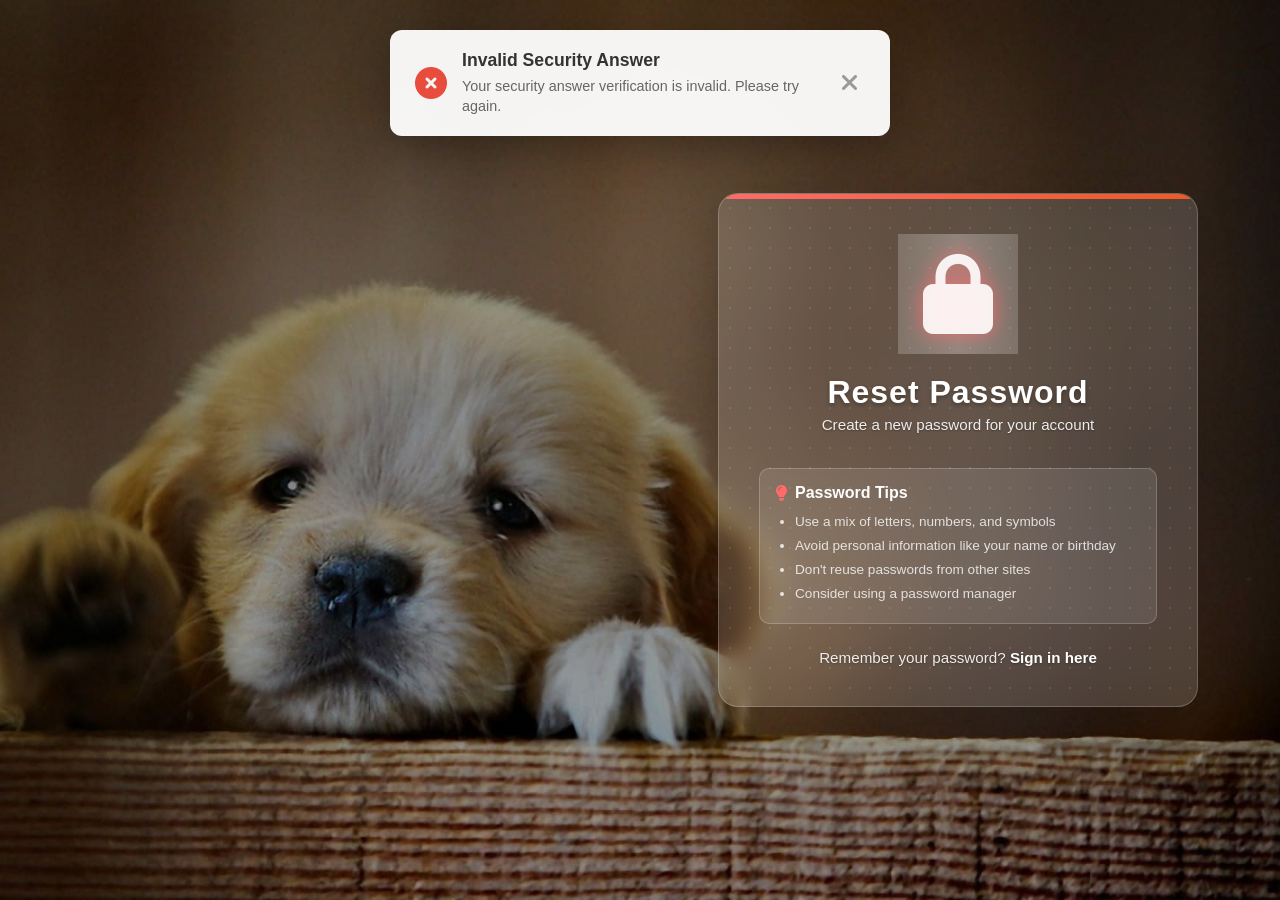
<file: reset-password.html>
<!DOCTYPE html>
<html lang="en">
<head>
    <meta charset="UTF-8">
    <meta name="viewport" content="width=device-width, initial-scale=1.0">
    <title>Reset Password - Adopt Me</title>
    <link rel="stylesheet" href="https://cdnjs.cloudflare.com/ajax/libs/font-awesome/6.4.0/css/all.min.css">
    <style>
        /* ========== BASE RESET & GLOBAL STYLES ========== */
        * {
            margin: 0;
            padding: 0;
            box-sizing: border-box;
            font-family: 'Segoe UI', Tahoma, Geneva, Verdana, sans-serif;
        }

        /* ========== BODY & BACKGROUND ========== */
        body {
            background: url('login2.jpeg') no-repeat center center fixed;
            background-size: cover;
            min-height: 100vh;
            display: flex;
            align-items: center;
            justify-content: flex-end;
            padding: 20px;
            position: relative;
            overflow: hidden;
        }

        /* Dark overlay for better text readability */
        body::before {
            content: '';
            position: absolute;
            top: 0;
            left: 0;
            width: 100%;
            height: 100%;
            background: rgba(0, 0, 0, 0.4);
            z-index: 0;
        }

        /* ========== MAIN CONTAINER ========== */
        .auth-container {
            width: 100%;
            max-width: 480px;
            background: rgba(255, 255, 255, 0.15);
            -webkit-backdrop-filter: blur(10px);
            backdrop-filter: blur(10px);
            padding: 40px;
            border-radius: 20px;
            box-shadow: 0 15px 40px rgba(0, 0, 0, 0.2);
            border: 1px solid rgba(255, 255, 255, 0.2);
            animation: slideInRight 0.5s cubic-bezier(0.175, 0.885, 0.32, 1.275) forwards;
            position: relative;
            z-index: 1;
            overflow: hidden;
            margin-right: 5%;
            transform: translateX(100px);
            opacity: 0;
        }

        /* Slide-in animation for the card */
        @keyframes slideInRight {
            0% {
                transform: translateX(100px);
                opacity: 0;
            }
            100% {
                transform: translateX(0);
                opacity: 1;
            }
        }

        /* Top border gradient animation */
        .auth-container::before {
            content: '';
            position: absolute;
            top: 0;
            left: 0;
            width: 100%;
            height: 5px;
            background: linear-gradient(90deg, #ff6b6b, #ee5a24, #ff6b6b);
            background-size: 200% 100%;
            animation: gradientShift 3s ease infinite;
        }

        @keyframes gradientShift {
            0% {
                background-position: 0% 50%;
            }
            50% {
                background-position: 100% 50%;
            }
            100% {
                background-position: 0% 50%;
            }
        }

        /* Subtle moving grid pattern inside the card */
        .auth-container::after {
            content: '';
            position: absolute;
            top: -50%;
            left: -50%;
            width: 200%;
            height: 200%;
            background: radial-gradient(circle, rgba(255,255,255,0.1) 1px, transparent 1px);
            background-size: 20px 20px;
            animation: moveBackground 20s linear infinite;
            z-index: -1;
        }

        @keyframes moveBackground {
            0% {
                transform: translate(0, 0);
            }
            100% {
                transform: translate(20px, 20px);
            }
        }

        /* ========== ANIMATIONS ========== */
        @keyframes shake {
            0%, 100% { transform: translateX(0); }
            25% { transform: translateX(-10px); }
            75% { transform: translateX(10px); }
        }

        @keyframes fadeIn {
            from { opacity: 0; }
            to { opacity: 1; }
        }

        @keyframes slideDown {
            from {
                opacity: 0;
                transform: translateY(-20px);
            }
            to {
                opacity: 1;
                transform: translateY(0);
            }
        }

        @keyframes pulse {
            0%, 100% { transform: scale(1); }
            50% { transform: scale(1.05); }
        }

        @keyframes progress {
            0% { width: 0%; }
            100% { width: 100%; }
        }

        /* ========== HEADER SECTION ========== */
        .auth-header {
            text-align: center;
            margin-bottom: 35px;
            position: relative;
        }

        .logo-container {
            display: flex;
            align-items: center;
            justify-content: center;
            margin-bottom: 20px;
        }

        .logo {
            width: 120px;
            height: 120px;
            display: flex;
            align-items: center;
            justify-content: center;
            transition: all 0.3s ease;
            position: relative;
            overflow: hidden;
            animation: pulse 2s infinite;
        }

        .logo:hover {
            transform: scale(1.1);
        }

        .logo i {
            font-size: 5rem;
            color: rgba(255, 255, 255, 0.9);
            z-index: 2;
            text-shadow: 0 0 20px rgba(255, 107, 107, 0.8);
        }

        .logo::after {
            content: '';
            position: absolute;
            top: -50%;
            left: -50%;
            width: 200%;
            height: 200%;
            background: linear-gradient(45deg, transparent, rgba(255,255,255,0.3), transparent);
            transform: rotate(45deg);
            transition: all 0.5s;
            animation: shine 3s infinite;
        }

        @keyframes shine {
            0% {
                transform: rotate(45deg) translateY(-100%);
            }
            20% {
                transform: rotate(45deg) translateY(100%);
            }
            100% {
                transform: rotate(45deg) translateY(100%);
            }
        }

        .auth-header h1 {
            font-size: 2rem;
            font-weight: 700;
            color: white;
            margin-bottom: 5px;
            letter-spacing: 1px;
            text-shadow: 0 2px 4px rgba(0, 0, 0, 0.3);
            animation: fadeInDown 0.5s ease-out 0.2s both;
        }

        @keyframes fadeInDown {
            from {
                opacity: 0;
                transform: translateY(-20px);
            }
            to {
                opacity: 1;
                transform: translateY(0);
            }
        }

        .auth-header p {
            color: rgba(255, 255, 255, 0.9);
            font-size: 0.95rem;
            text-shadow: 0 1px 2px rgba(0, 0, 0, 0.3);
            animation: fadeInUp 0.5s ease-out 0.3s both;
        }

        @keyframes fadeInUp {
            from {
                opacity: 0;
                transform: translateY(20px);
            }
            to {
                opacity: 1;
                transform: translateY(0);
            }
        }

        /* ========== SUCCESS MESSAGE ========== */
        .success-message {
            background: rgba(46, 204, 113, 0.2);
            border-left: 4px solid #2ecc71;
            padding: 15px;
            border-radius: 10px;
            margin-bottom: 25px;
            display: none;
            animation: slideDown 0.3s ease-out;
        }

        .success-message.show {
            display: block;
        }

        .success-message p {
            color: white;
            font-size: 0.9rem;
            line-height: 1.5;
            text-shadow: 0 1px 2px rgba(0, 0, 0, 0.3);
        }

        .success-message strong {
            color: #2ecc71;
        }

        /* ========== FORM GROUPS ========== */
        .form-group {
            margin-bottom: 24px;
            position: relative;
            animation: slideInLeft 0.4s ease-out both;
        }

        .form-group:nth-child(1) {
            animation-delay: 0.4s;
        }

        .form-group:nth-child(2) {
            animation-delay: 0.5s;
        }

        @keyframes slideInLeft {
            from {
                opacity: 0;
                transform: translateX(-30px);
            }
            to {
                opacity: 1;
                transform: translateX(0);
            }
        }

        .form-group label {
            display: block;
            margin-bottom: 8px;
            font-weight: 600;
            color: white;
            font-size: 0.9rem;
            text-shadow: 0 1px 2px rgba(0, 0, 0, 0.3);
        }

        .form-group label .required {
            color: #ff6b6b;
            margin-left: 3px;
        }

        /* ========== INPUT FIELDS ========== */
        .input-wrapper {
            position: relative;
            display: flex;
            align-items: center;
        }

        .input-icon {
            position: absolute;
            left: 15px;
            color: rgba(255, 255, 255, 0.7);
            font-size: 1rem;
            pointer-events: none;
            transition: color 0.3s;
        }

        .form-control {
            width: 100%;
            padding: 14px 15px 14px 45px;
            border: 2px solid rgba(255, 255, 255, 0.3);
            border-radius: 10px;
            font-size: 1rem;
            transition: all 0.3s ease;
            background: rgba(255, 255, 255, 0.2);
            color: white;
        }

        .form-control::placeholder {
            color: rgba(255, 255, 255, 0.7);
        }

        .form-control:hover {
            border-color: rgba(255, 255, 255, 0.5);
            background: rgba(255, 255, 255, 0.25);
            transform: translateY(-2px);
            box-shadow: 0 5px 15px rgba(0, 0, 0, 0.1);
        }

        .form-control:focus {
            border-color: #ff6b6b;
            outline: none;
            background: rgba(255, 255, 255, 0.3);
            box-shadow: 0 0 0 4px rgba(255, 107, 107, 0.2);
        }

        .form-control:focus + .input-icon {
            color: #ff6b6b;
        }

        .form-control.error {
            border-color: #e74c3c;
            background: rgba(231, 76, 60, 0.2);
            animation: shake 0.4s;
        }

        .form-control.success {
            border-color: #2ecc71;
            background: rgba(46, 204, 113, 0.2);
        }

        /* Character count for password fields */
        .character-count {
            position: absolute;
            right: 15px;
            bottom: -20px;
            font-size: 0.7rem;
            color: rgba(255, 255, 255, 0.7);
        }

        /* Password visibility toggle */
        .toggle-password {
            position: absolute;
            right: 15px;
            background: none;
            border: none;
            color: rgba(255, 255, 255, 0.7);
            cursor: pointer;
            font-size: 1.1rem;
            padding: 5px;
            transition: all 0.3s;
            z-index: 10;
        }

        .toggle-password:hover {
            color: #ff6b6b;
            transform: scale(1.1) rotate(10deg);
        }

        /* ========== ERROR MESSAGES ========== */
        .error-message {
            color: #e74c3c;
            font-size: 0.85rem;
            margin-top: 6px;
            display: none;
            animation: slideDown 0.3s ease-out;
            text-shadow: 0 1px 2px rgba(0, 0, 0, 0.3);
        }

        .error-message.show {
            display: block;
        }

        .error-message i {
            margin-right: 5px;
        }

        /* ========== PASSWORD STRENGTH METER ========== */
        .password-strength {
            margin-top: 8px;
            height: 5px;
            background: rgba(255, 255, 255, 0.3);
            border-radius: 3px;
            overflow: hidden;
            display: none;
        }

        .password-strength.show {
            display: block;
            animation: slideDown 0.3s ease-out;
        }

        .password-strength-meter {
            height: 100%;
            width: 0;
            border-radius: 3px;
            transition: width 0.3s, background-color 0.3s;
        }

        .password-strength-meter.weak {
            width: 33%;
            background-color: #e74c3c;
        }

        .password-strength-meter.medium {
            width: 66%;
            background-color: #f39c12;
        }

        .password-strength-meter.strong {
            width: 100%;
            background-color: #2ecc71;
        }

        /* ========== PASSWORD REQUIREMENTS ========== */
        .password-requirements {
            margin-top: 8px;
            font-size: 0.8rem;
            color: rgba(255, 255, 255, 0.8);
            display: none;
            text-shadow: 0 1px 2px rgba(0, 0, 0, 0.3);
        }

        .password-requirements.show {
            display: block;
            animation: slideDown 0.3s ease-out;
        }

        .requirement {
            display: flex;
            align-items: center;
            margin-bottom: 3px;
            transition: color 0.3s;
        }

        .requirement i {
            margin-right: 5px;
            font-size: 0.7rem;
        }

        .requirement.valid {
            color: #2ecc71;
        }

        .requirement.invalid {
            color: #e74c3c;
        }

        /* ========== PASSWORD MATCH INDICATOR ========== */
        .password-match {
            display: flex;
            align-items: center;
            margin-top: 8px;
            font-size: 0.85rem;
            color: rgba(255, 255, 255, 0.8);
            text-shadow: 0 1px 2px rgba(0, 0, 0, 0.3);
            opacity: 0;
            transition: opacity 0.3s;
        }

        .password-match.show {
            opacity: 1;
        }

        .password-match i {
            margin-right: 5px;
        }

        .password-match.valid {
            color: #2ecc71;
        }

        .password-match.invalid {
            color: #e74c3c;
        }

        /* ========== SUBMIT BUTTON ========== */
        .btn {
            display: block;
            width: 100%;
            background: linear-gradient(135deg, rgba(255, 107, 107, 0.8), rgba(238, 90, 36, 0.8));
            color: white;
            padding: 15px;
            border: none;
            border-radius: 10px;
            font-size: 1.1rem;
            font-weight: bold;
            cursor: pointer;
            transition: all 0.3s ease;
            position: relative;
            overflow: hidden;
            box-shadow: 0 4px 15px rgba(0, 0, 0, 0.2);
            animation: fadeInUp 0.5s ease-out 0.7s both;
        }

        .btn::before {
            content: '';
            position: absolute;
            top: 0;
            left: -100%;
            width: 100%;
            height: 100%;
            background: linear-gradient(90deg, transparent, rgba(255,255,255,0.3), transparent);
            transition: left 0.5s;
        }

        .btn:hover::before {
            left: 100%;
        }

        .btn:hover {
            transform: translateY(-3px);
            box-shadow: 0 10px 25px rgba(0, 0, 0, 0.3);
            background: linear-gradient(135deg, rgba(255, 107, 107, 0.9), rgba(238, 90, 36, 0.9));
        }

        .btn:active {
            transform: translateY(-1px);
        }

        .btn:disabled {
            background: rgba(255, 255, 255, 0.3);
            cursor: not-allowed;
            transform: none;
        }

        .btn i {
            margin-right: 8px;
        }

        /* ========== LOADING SPINNER ========== */
        .btn .spinner {
            display: none;
            width: 20px;
            height: 20px;
            border: 3px solid rgba(255, 255, 255, 0.3);
            border-top-color: white;
            border-radius: 50%;
            animation: spin 0.8s linear infinite;
            margin-right: 10px;
        }

        @keyframes spin {
            to { transform: rotate(360deg); }
        }

        .btn.loading .spinner {
            display: inline-block;
        }

        .btn.loading .btn-text {
            display: none;
        }

        /* ========== FOOTER LINKS ========== */
        .auth-footer {
            text-align: center;
            margin-top: 25px;
            color: rgba(255, 255, 255, 0.9);
            font-size: 0.95rem;
            text-shadow: 0 1px 2px rgba(0, 0, 0, 0.3);
            animation: fadeIn 0.5s ease-out 0.8s both;
        }

        .auth-footer a {
            color: white;
            text-decoration: none;
            font-weight: 600;
            position: relative;
            transition: color 0.3s;
        }

        .auth-footer a:hover {
            color: #ff6b6b;
        }

        .auth-footer a::after {
            content: '';
            position: absolute;
            bottom: -2px;
            left: 0;
            width: 0;
            height: 2px;
            background: white;
            transition: width 0.3s;
        }

        .auth-footer a:hover::after {
            width: 100%;
        }

        /* ========== CUSTOM NOTIFICATION STYLES ========== */
        .notification {
            position: fixed;
            top: -100px;
            left: 50%;
            transform: translateX(-50%);
            min-width: 300px;
            max-width: 500px;
            background: rgba(255, 255, 255, 0.95);
            -webkit-backdrop-filter: blur(10px);
            backdrop-filter: blur(10px);
            padding: 20px 25px;
            border-radius: 12px;
            box-shadow: 0 10px 40px rgba(0, 0, 0, 0.3);
            display: flex;
            align-items: center;
            gap: 15px;
            z-index: 10000;
            transition: top 0.5s cubic-bezier(0.68, -0.55, 0.265, 1.55);
        }

        .notification.show {
            top: 30px;
        }

        .notification-icon {
            font-size: 2rem;
            flex-shrink: 0;
            animation: pulse 1.5s infinite;
        }

        .notification.success .notification-icon {
            color: #2ecc71;
        }

        .notification.error .notification-icon {
            color: #e74c3c;
        }

        .notification.warning .notification-icon {
            color: #f39c12;
        }

        .notification-content {
            flex: 1;
        }

        .notification-title {
            font-weight: 700;
            font-size: 1.1rem;
            margin-bottom: 5px;
            color: #333;
        }

        .notification-message {
            font-size: 0.9rem;
            color: #666;
            line-height: 1.4;
        }

        .notification-close {
            background: none;
            border: none;
            font-size: 1.5rem;
            color: #999;
            cursor: pointer;
            padding: 0;
            width: 30px;
            height: 30px;
            display: flex;
            align-items: center;
            justify-content: center;
            border-radius: 50%;
            transition: all 0.3s;
            flex-shrink: 0;
        }

        .notification-close:hover {
            background: #f0f0f0;
            color: #333;
        }

        .notification-progress {
            position: absolute;
            bottom: 0;
            left: 0;
            height: 4px;
            background: linear-gradient(90deg, #ff6b6b, #ee5a24);
            border-radius: 0 0 12px 12px;
            animation: progress 3s linear;
        }

        /* ========== PASSWORD VISUALIZATION ========== */
        .password-visualization {
            margin-top: 15px;
            padding: 15px;
            background: rgba(255, 255, 255, 0.1);
            border-radius: 10px;
            border: 1px solid rgba(255, 255, 255, 0.2);
            display: none;
        }

        .password-visualization.show {
            display: block;
            animation: slideDown 0.3s ease-out;
        }

        .password-visualization-title {
            color: white;
            font-weight: 600;
            margin-bottom: 10px;
            display: flex;
            align-items: center;
        }

        .password-visualization-title i {
            margin-right: 8px;
            color: #ff6b6b;
        }

        .password-visualization-content {
            color: rgba(255, 255, 255, 0.8);
            font-size: 0.85rem;
            line-height: 1.4;
        }

        .password-bar-container {
            height: 8px;
            background: rgba(255, 255, 255, 0.2);
            border-radius: 4px;
            margin-top: 10px;
            overflow: hidden;
        }

        .password-bar {
            height: 100%;
            width: 0;
            border-radius: 4px;
            transition: width 0.5s, background-color 0.5s;
        }

        .password-bar.weak {
            background-color: #e74c3c;
        }

        .password-bar.medium {
            background-color: #f39c12;
        }

        .password-bar.strong {
            background-color: #2ecc71;
        }

        /* ========== TIPS SECTION ========== */
        .tips-section {
            margin-top: 20px;
            padding: 15px;
            background: rgba(255, 255, 255, 0.1);
            border-radius: 10px;
            border: 1px solid rgba(255, 255, 255, 0.2);
        }

        .tips-title {
            color: white;
            font-weight: 600;
            margin-bottom: 10px;
            display: flex;
            align-items: center;
        }

        .tips-title i {
            margin-right: 8px;
            color: #ff6b6b;
        }

        .tips-content {
            color: rgba(255, 255, 255, 0.8);
            font-size: 0.85rem;
            line-height: 1.4;
        }

        .tips-content ul {
            padding-left: 20px;
            margin-top: 5px;
        }

        .tips-content li {
            margin-bottom: 5px;
        }

        /* ========== RESPONSIVE DESIGN (MOBILE) ========== */
        @media (max-width: 768px) {
            body {
                justify-content: center;
            }
            
            .auth-container {
                margin-right: 0;
            }
            
            .auth-header h1 {
                font-size: 1.8rem;
            }
        }

        /* ========== ACCESSIBILITY IMPROVEMENTS ========== */
        .form-control:focus-visible,
        .btn:focus-visible {
            outline: 3px solid #ff6b6b;
            outline-offset: 2px;
        }
    </style>
</head>
<body>
    <!-- Main Reset Password Container -->
    <div class="auth-container">
        <!-- Header Section with Logo -->
        <div class="auth-header">
            <div class="logo-container">
                <div class="logo">
                    <i class="fas fa-lock"></i>
                </div>
            </div>
            <h1>Reset Password</h1>
            <p>Create a new password for your account</p>
        </div>

        <!-- Success Message -->
        <div class="success-message" id="successMessage">
            <p><i class="fas fa-check-circle"></i> <strong>Password Reset Successful!</strong> Your password has been updated successfully.</p>
        </div>

        <!-- Reset Password Form -->
        <form id="resetPasswordForm" novalidate>
            <!-- New Password Field -->
            <div class="form-group">
                <label for="newPassword">New Password<span class="required">*</span></label>
                <div class="input-wrapper">
                    <input
                        type="password"
                        id="newPassword"
                        class="form-control"
                        placeholder="Enter your new password"
                        autocomplete="new-password"
                        maxlength="18"
                        required
                    >
                    <i class="fas fa-lock input-icon"></i>
                    <button type="button" class="toggle-password" id="toggleNewPassword">
                        <i class="fas fa-eye"></i>
                    </button>
                    <div class="character-count">0/18</div>
                </div>
                <div class="password-strength" id="passwordStrength">
                    <div class="password-strength-meter"></div>
                </div>
                <div class="password-requirements" id="passwordRequirements">
                    <div class="requirement" id="length">
                        <i class="fas fa-circle"></i> 8-18 characters
                    </div>
                    <div class="requirement" id="uppercase">
                        <i class="fas fa-circle"></i> At least 1 uppercase letter
                    </div>
                    <div class="requirement" id="lowercase">
                        <i class="fas fa-circle"></i> At least 1 lowercase letter
                    </div>
                    <div class="requirement" id="number">
                        <i class="fas fa-circle"></i> At least 1 number
                    </div>
                </div>
                <div class="error-message" id="newPasswordError">
                    <i class="fas fa-exclamation-circle"></i>
                    <span></span>
                </div>
            </div>

            <!-- Confirm Password Field -->
            <div class="form-group">
                <label for="confirmPassword">Confirm Password<span class="required">*</span></label>
                <div class="input-wrapper">
                    <input
                        type="password"
                        id="confirmPassword"
                        class="form-control"
                        placeholder="Confirm your new password"
                        autocomplete="new-password"
                        maxlength="18"
                        required
                    >
                    <i class="fas fa-lock input-icon"></i>
                    <button type="button" class="toggle-password" id="toggleConfirmPassword">
                        <i class="fas fa-eye"></i>
                    </button>
                    <div class="character-count">0/18</div>
                </div>
                <div class="password-match" id="passwordMatch">
                    <i class="fas fa-check-circle"></i>
                    <span>Passwords match</span>
                </div>
                <div class="error-message" id="confirmPasswordError">
                    <i class="fas fa-exclamation-circle"></i>
                    <span></span>
                </div>
            </div>

            <!-- Password Visualization -->
            <div class="password-visualization" id="passwordVisualization">
                <div class="password-visualization-title">
                    <i class="fas fa-chart-bar"></i>
                    Password Strength
                </div>
                <div class="password-visualization-content">
                    Your password strength is: <span id="strengthText">None</span>
                </div>
                <div class="password-bar-container">
                    <div class="password-bar" id="passwordBar"></div>
                </div>
            </div>

            <!-- Submit Button -->
            <button type="submit" class="btn" id="submitBtn">
                <span class="spinner"></span>
                <span class="btn-text">
                    <i class="fas fa-save"></i>
                    <span>Reset Password</span>
                </span>
            </button>
        </form>

        <!-- Tips Section -->
        <div class="tips-section">
            <div class="tips-title">
                <i class="fas fa-lightbulb"></i>
                Password Tips
            </div>
            <div class="tips-content">
                <ul>
                    <li>Use a mix of letters, numbers, and symbols</li>
                    <li>Avoid personal information like your name or birthday</li>
                    <li>Don't reuse passwords from other sites</li>
                    <li>Consider using a password manager</li>
                </ul>
            </div>
        </div>

        <!-- Footer with Login Link -->
        <div class="auth-footer">
            Remember your password? <a href="login.html">Sign in here</a>
        </div>
    </div>

    <script>
        /* ========================================
           RESET PASSWORD FORM HANDLER
           Complete password reset functionality
        ======================================== */

        // ========== CONSTANTS & CONFIGURATION ==========
        const RESET_TOKEN_KEY = 'streetpaws_reset_token';
        const RESET_EMAIL_KEY = 'streetpaws_reset_email';
        const SECURITY_ANSWER_KEY = 'streetpaws_security_answer';
        const USER_KEY = 'user';

        // ========== DOM ELEMENTS ==========
        const form = document.getElementById('resetPasswordForm');
        const submitBtn = document.getElementById('submitBtn');
        const newPasswordInput = document.getElementById('newPassword');
        const confirmPasswordInput = document.getElementById('confirmPassword');
        const successMessage = document.getElementById('successMessage');
        const toggleNewPassword = document.getElementById('toggleNewPassword');
        const toggleConfirmPassword = document.getElementById('toggleConfirmPassword');
        const passwordStrength = document.getElementById('passwordStrength');
        const passwordStrengthMeter = passwordStrength.querySelector('.password-strength-meter');
        const passwordRequirements = document.getElementById('passwordRequirements');
        const passwordMatch = document.getElementById('passwordMatch');
        const passwordVisualization = document.getElementById('passwordVisualization');
        const strengthText = document.getElementById('strengthText');
        const passwordBar = document.getElementById('passwordBar');
        const newPasswordCharacterCount = newPasswordInput.parentElement.querySelector('.character-count');
        const confirmPasswordCharacterCount = confirmPasswordInput.parentElement.querySelector('.character-count');

        // Error message elements
        const newPasswordError = document.getElementById('newPasswordError');
        const confirmPasswordError = document.getElementById('confirmPasswordError');

        // ========== PASSWORD VISIBILITY TOGGLE ==========

        // Toggle new password visibility
        toggleNewPassword.addEventListener('click', function() {
            const type = newPasswordInput.type === 'password' ? 'text' : 'password';
            newPasswordInput.type = type;
            const icon = this.querySelector('i');
            icon.classList.toggle('fa-eye');
            icon.classList.toggle('fa-eye-slash');
        });

        // Toggle confirm password visibility
        toggleConfirmPassword.addEventListener('click', function() {
            const type = confirmPasswordInput.type === 'password' ? 'text' : 'password';
            confirmPasswordInput.type = type;
            const icon = this.querySelector('i');
            icon.classList.toggle('fa-eye');
            icon.classList.toggle('fa-eye-slash');
        });

        // ========== VALIDATION FUNCTIONS ==========

        /**
         * Validate password
         * @param {string} password - Password to validate
         * @returns {object} Validation result
         */
        function validatePassword(password) {
            if (!password || password.trim().length === 0) {
                return { valid: false, message: 'Password is required' };
            }
            if (password.length < 8 || password.length > 18) {
                return { valid: false, message: 'Password must be between 8 and 18 characters' };
            }
            if (!/[A-Z]/.test(password)) {
                return { valid: false, message: 'Password must contain at least one uppercase letter' };
            }
            if (!/[a-z]/.test(password)) {
                return { valid: false, message: 'Password must contain at least one lowercase letter' };
            }
            if (!/[0-9]/.test(password)) {
                return { valid: false, message: 'Password must contain at least one number' };
            }
            return { valid: true, message: '' };
        }

        /**
         * Check if passwords match
         * @param {string} password - First password
         * @param {string} confirmPassword - Confirmation password
         * @returns {boolean} True if passwords match
         */
        function doPasswordsMatch(password, confirmPassword) {
            return password === confirmPassword;
        }

        /**
         * Calculate password strength
         * @param {string} password - Password to evaluate
         * @returns {string} Strength level ('weak', 'medium', 'strong')
         */
        function calculatePasswordStrength(password) {
            let strength = 0;
            
            // Length check
            if (password.length >= 8) strength += 1;
            if (password.length >= 12) strength += 1;
            
            // Character variety
            if (/[A-Z]/.test(password)) strength += 1;
            if (/[a-z]/.test(password)) strength += 1;
            if (/[0-9]/.test(password)) strength += 1;
            if (/[^A-Za-z0-9]/.test(password)) strength += 1;
            
            if (strength <= 2) return 'weak';
            if (strength <= 4) return 'medium';
            return 'strong';
        }

        /**
         * Update password requirements indicators
         * @param {string} password - Password to check
         */
        function updatePasswordRequirements(password) {
            const lengthValid = password.length >= 8 && password.length <= 18;
            const uppercaseValid = /[A-Z]/.test(password);
            const lowercaseValid = /[a-z]/.test(password);
            const numberValid = /[0-9]/.test(password);
            
            updateRequirement('length', lengthValid);
            updateRequirement('uppercase', uppercaseValid);
            updateRequirement('lowercase', lowercaseValid);
            updateRequirement('number', numberValid);
        }

        /**
         * Update individual requirement indicator
         * @param {string} id - Element ID
         * @param {boolean} isValid - Whether requirement is met
         */
        function updateRequirement(id, isValid) {
            const requirement = document.getElementById(id);
            const icon = requirement.querySelector('i');
            
            if (isValid) {
                requirement.classList.add('valid');
                requirement.classList.remove('invalid');
                icon.className = 'fas fa-check-circle';
            } else {
                requirement.classList.add('invalid');
                requirement.classList.remove('valid');
                icon.className = 'fas fa-circle';
            }
        }

        /**
         * Show error message for a field
         * @param {HTMLElement} input - Input element
         * @param {HTMLElement} errorElement - Error message element
         * @param {string} message - Error message
         */
        function showError(input, errorElement, message) {
            input.classList.add('error');
            input.classList.remove('success');
            errorElement.querySelector('span').textContent = message;
            errorElement.classList.add('show');
        }

        /**
         * Show success state for a field
         * @param {HTMLElement} input - Input element
         * @param {HTMLElement} errorElement - Error message element
         */
        function showSuccess(input, errorElement) {
            input.classList.remove('error');
            input.classList.add('success');
            errorElement.classList.remove('show');
        }

        /**
         * Clear validation state for a field
         * @param {HTMLElement} input - Input element
         * @param {HTMLElement} errorElement - Error message element
         */
        function clearValidation(input, errorElement) {
            input.classList.remove('error', 'success');
            errorElement.classList.remove('show');
        }

        /**
         * Update password match indicator
         * @param {boolean} isMatch - Whether passwords match
         */
        function updatePasswordMatchIndicator(isMatch) {
            if (newPasswordInput.value === '' || confirmPasswordInput.value === '') {
                passwordMatch.classList.remove('show');
                return;
            }
            
            passwordMatch.classList.add('show');
            
            if (isMatch) {
                passwordMatch.classList.add('valid');
                passwordMatch.classList.remove('invalid');
                passwordMatch.innerHTML = '<i class="fas fa-check-circle"></i> <span>Passwords match</span>';
            } else {
                passwordMatch.classList.add('invalid');
                passwordMatch.classList.remove('valid');
                passwordMatch.innerHTML = '<i class="fas fa-times-circle"></i> <span>Passwords do not match</span>';
            }
        }

        /**
         * Update password visualization
         * @param {string} password - Password to visualize
         */
        function updatePasswordVisualization(password) {
            if (password === '') {
                passwordVisualization.classList.remove('show');
                return;
            }
            
            passwordVisualization.classList.add('show');
            
            const strength = calculatePasswordStrength(password);
            strengthText.textContent = strength.charAt(0).toUpperCase() + strength.slice(1);
            
            // Update password bar
            passwordBar.className = 'password-bar ' + strength;
            
            // Set width based on strength
            if (strength === 'weak') {
                passwordBar.style.width = '33%';
            } else if (strength === 'medium') {
                passwordBar.style.width = '66%';
            } else {
                passwordBar.style.width = '100%';
            }
        }

        // ========== REAL-TIME VALIDATION LISTENERS ==========

        // New password input event listeners
        newPasswordInput.addEventListener('input', function() {
            // Update character count
            newPasswordCharacterCount.textContent = `${this.value.length}/18`;
            
            // Clear validation state if there was an error
            if (this.classList.contains('error')) {
                clearValidation(this, newPasswordError);
            }
            
            // Show password requirements and strength meter
            if (this.value.length > 0) {
                passwordStrength.classList.add('show');
                passwordRequirements.classList.add('show');
                passwordVisualization.classList.add('show');
            } else {
                passwordStrength.classList.remove('show');
                passwordRequirements.classList.remove('show');
                passwordVisualization.classList.remove('show');
            }
            
            // Update password requirements
            updatePasswordRequirements(this.value);
            
            // Update password strength meter
            const strength = calculatePasswordStrength(this.value);
            passwordStrengthMeter.className = 'password-strength-meter ' + strength;
            
            // Update password visualization
            updatePasswordVisualization(this.value);
            
            // Check if passwords match
            if (confirmPasswordInput.value) {
                updatePasswordMatchIndicator(doPasswordsMatch(this.value, confirmPasswordInput.value));
            }
        });

        // Confirm password input event listeners
        confirmPasswordInput.addEventListener('input', function() {
            // Update character count
            confirmPasswordCharacterCount.textContent = `${this.value.length}/18`;
            
            // Clear validation state if there was an error
            if (this.classList.contains('error')) {
                clearValidation(this, confirmPasswordError);
            }
            
            // Check if passwords match
            updatePasswordMatchIndicator(doPasswordsMatch(newPasswordInput.value, this.value));
        });

        // ========== NOTIFICATION SYSTEM ==========

        /**
         * Show custom notification
         * @param {string} type - success, error, or warning
         * @param {string} title - Notification title
         * @param {string} message - Notification message
         * @param {number} duration - Duration in milliseconds (default: 3000)
         */
        function showNotification(type, title, message, duration = 3000) {
            // Remove existing notification if any
            const existingNotification = document.querySelector('.notification');
            if (existingNotification) {
                existingNotification.remove();
            }

            // Create notification element
            const notification = document.createElement('div');
            notification.className = `notification ${type}`;

            // Set icon based on type
            let icon = '';
            if (type === 'success') {
                icon = '<i class="fas fa-check-circle notification-icon"></i>';
            } else if (type === 'error') {
                icon = '<i class="fas fa-times-circle notification-icon"></i>';
            } else if (type === 'warning') {
                icon = '<i class="fas fa-exclamation-triangle notification-icon"></i>';
            }

            notification.innerHTML = `
                ${icon}
                <div class="notification-content">
                    <div class="notification-title">${title}</div>
                    <div class="notification-message">${message}</div>
                </div>
                <button class="notification-close" onclick="this.parentElement.remove()">
                    <i class="fas fa-times"></i>
                </button>
                <div class="notification-progress"></div>
            `;

            document.body.appendChild(notification);

            // Trigger animation
            setTimeout(() => {
                notification.classList.add('show');
            }, 100);

            // Auto remove after duration
            setTimeout(() => {
                notification.classList.remove('show');
                setTimeout(() => {
                    notification.remove();
                }, 500);
            }, duration);
        }

        // ========== LOCAL STORAGE FUNCTIONS ==========

        /**
         * Check if security answer is valid
         * @returns {boolean} True if security answer is valid
         */
        function isSecurityAnswerValid() {
            const securityAnswer = localStorage.getItem(SECURITY_ANSWER_KEY);
            const email = localStorage.getItem(RESET_EMAIL_KEY);
            
            // For demo purposes, we'll accept any non-empty security answer
            return securityAnswer && securityAnswer.trim().length > 0 && email;
        }

        /**
         * Update user password in localStorage
         * @param {string} email - User email
         * @param {string} newPassword - New password
         */
        function updateUserPassword(email, newPassword) {
            try {
                // Get users from localStorage
                const users = JSON.parse(localStorage.getItem('streetpaws_users') || '[]');
                
                // Find user by email
                const userIndex = users.findIndex(user => user.email === email);
                
                if (userIndex !== -1) {
                    // Update user password
                    users[userIndex].password = newPassword;
                    
                    // Save updated users array
                    localStorage.setItem('streetpaws_users', JSON.stringify(users));
                    
                    // Also update current user if logged in
                    const currentUser = JSON.parse(localStorage.getItem(USER_KEY) || '{}');
                    if (currentUser.email === email) {
                        currentUser.password = newPassword;
                        localStorage.setItem(USER_KEY, JSON.stringify(currentUser));
                    }
                    
                    return true;
                }
                
                return false;
            } catch (error) {
                console.error('Error updating user password:', error);
                return false;
            }
        }

        /**
         * Clear security answer data
         */
        function clearSecurityAnswer() {
            localStorage.removeItem(SECURITY_ANSWER_KEY);
            localStorage.removeItem(RESET_EMAIL_KEY);
        }

        // ========== FORM SUBMISSION HANDLER ==========

        form.addEventListener('submit', async function(e) {
            e.preventDefault();

            // Check if security answer is valid
            if (!isSecurityAnswerValid()) {
                showNotification(
                    'error',
                    'Invalid Security Answer',
                    'Your security answer verification is invalid. Please try again.',
                    5000
                );
                
                setTimeout(() => {
                    window.location.href = 'forgotpassword.html';
                }, 3000);
                
                return;
            }

            // Reset all validation states
            let isValid = true;

            // Validate new password
            const newPasswordValidation = validatePassword(newPasswordInput.value);
            if (!newPasswordValidation.valid) {
                showError(newPasswordInput, newPasswordError, newPasswordValidation.message);
                isValid = false;
            } else {
                showSuccess(newPasswordInput, newPasswordError);
            }

            // Validate confirm password
            if (!confirmPasswordInput.value) {
                showError(confirmPasswordInput, confirmPasswordError, 'Please confirm your password');
                isValid = false;
            } else if (!doPasswordsMatch(newPasswordInput.value, confirmPasswordInput.value)) {
                showError(confirmPasswordInput, confirmPasswordError, 'Passwords do not match');
                isValid = false;
            } else {
                showSuccess(confirmPasswordInput, confirmPasswordError);
            }

            // If validation fails, stop here
            if (!isValid) {
                return;
            }

            // Show loading state
            submitBtn.disabled = true;
            submitBtn.classList.add('loading');

            // Simulate API call delay
            await new Promise(resolve => setTimeout(resolve, 1500));

            // Get user email from localStorage
            const email = localStorage.getItem(RESET_EMAIL_KEY);
            
            // Update user password
            const passwordUpdated = updateUserPassword(email, newPasswordInput.value);
            
            if (passwordUpdated) {
                // Clear security answer
                clearSecurityAnswer();
                
                // Show success message
                successMessage.classList.add('show');
                
                // Show success notification
                showNotification(
                    'success',
                    'Password Reset Successful',
                    'Your password has been updated successfully. You can now log in with your new password.',
                    5000
                );
                
                // Hide form
                form.style.display = 'none';
                
                // Redirect to login page after delay
                setTimeout(() => {
                    window.location.href = 'login.html';
                }, 3000);
            } else {
                // Show error notification
                showNotification(
                    'error',
                    'Reset Failed',
                    'Failed to reset your password. Please try again or contact support.',
                    5000
                );
            }

            // Reset button state
            submitBtn.disabled = false;
            submitBtn.classList.remove('loading');
        });

        // ========== CHECK SECURITY ANSWER ON PAGE LOAD ==========

        // Check if security answer is valid on page load
        document.addEventListener('DOMContentLoaded', function() {
            if (!isSecurityAnswerValid()) {
                showNotification(
                    'error',
                    'Invalid Security Answer',
                    'Your security answer verification is invalid. Please try again.',
                    5000
                );
                
                // Disable form
                form.style.display = 'none';
                
                // Redirect to forgot password page after delay
                setTimeout(() => {
                    window.location.href = 'forgotpassword.html';
                }, 3000);
            }
        });

        // ========== PREVENT FORM RESUBMISSION ON PAGE LOAD ==========
        if (window.history.replaceState) {
            window.history.replaceState(null, null, window.location.href);
        }

        /* ========================================
           END OF RESET PASSWORD FORM HANDLER
        ======================================== */
    </script>
</body>
</html>
</file>
